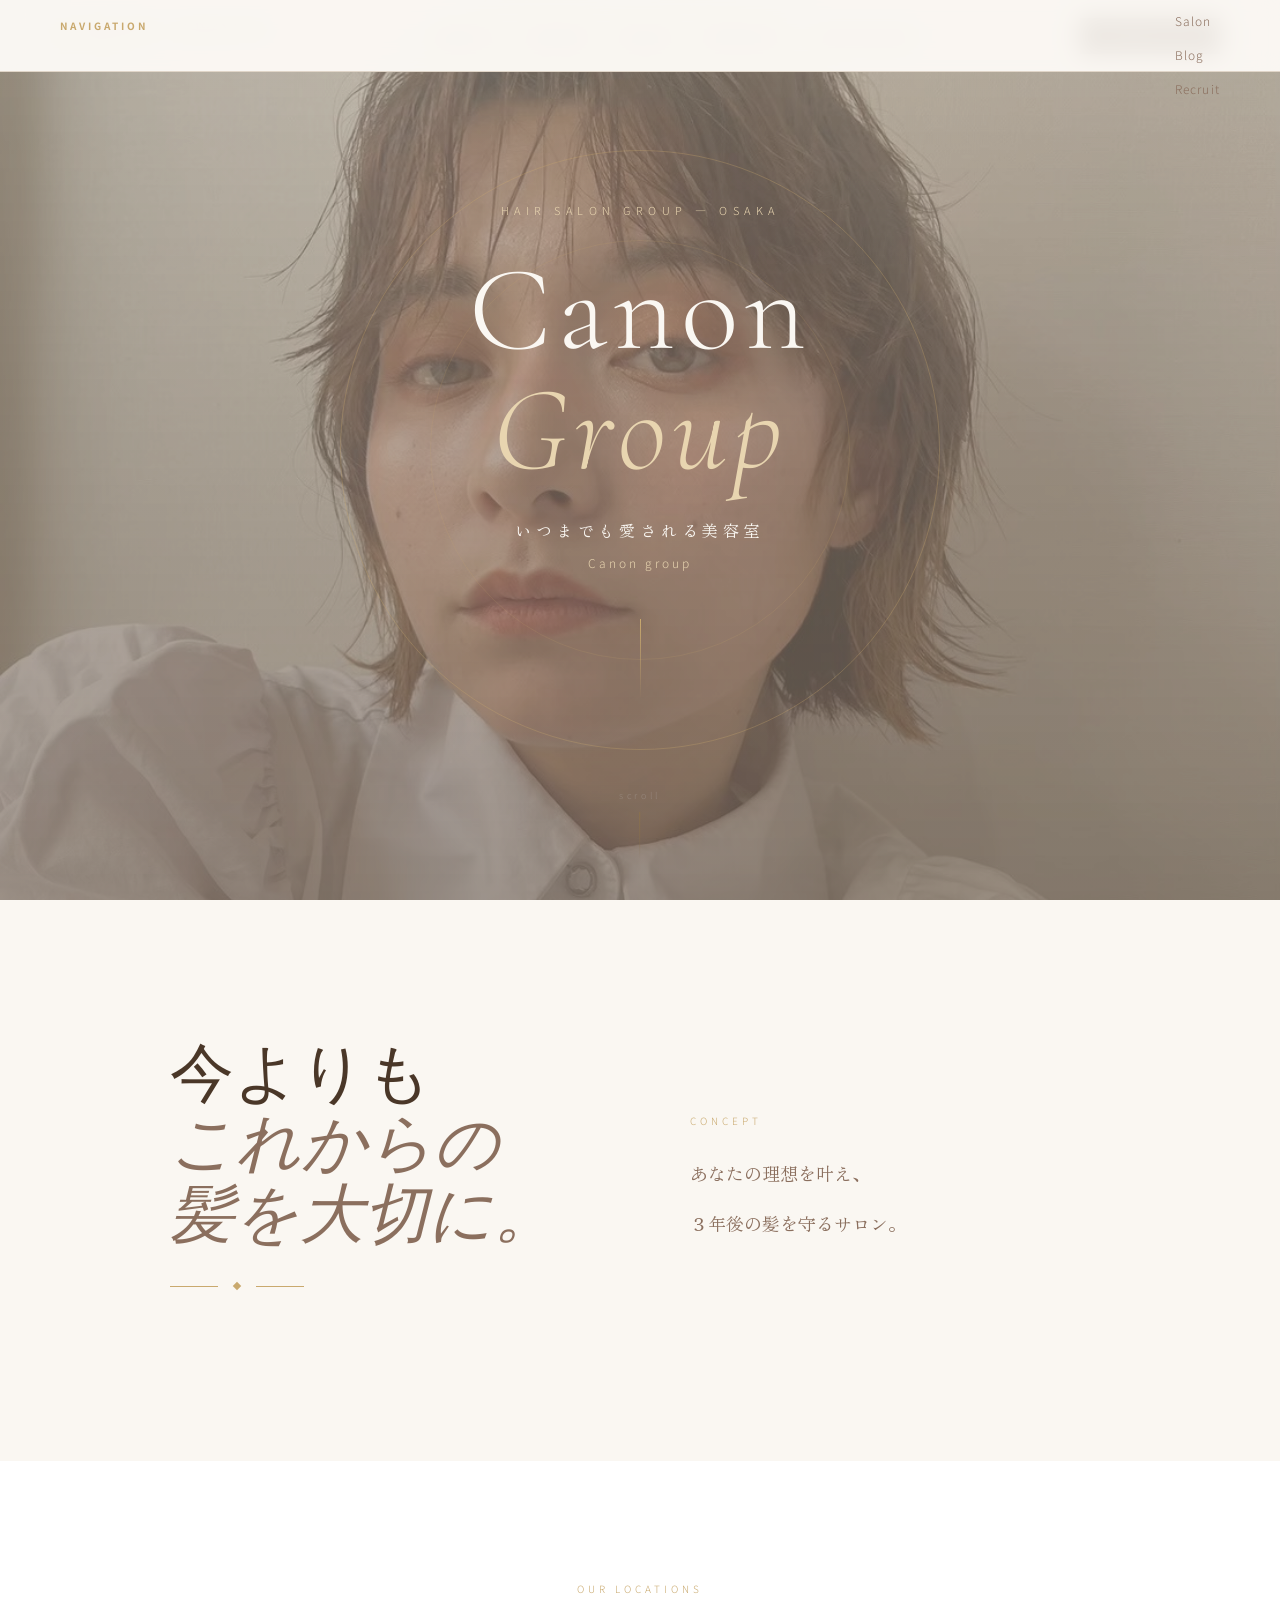
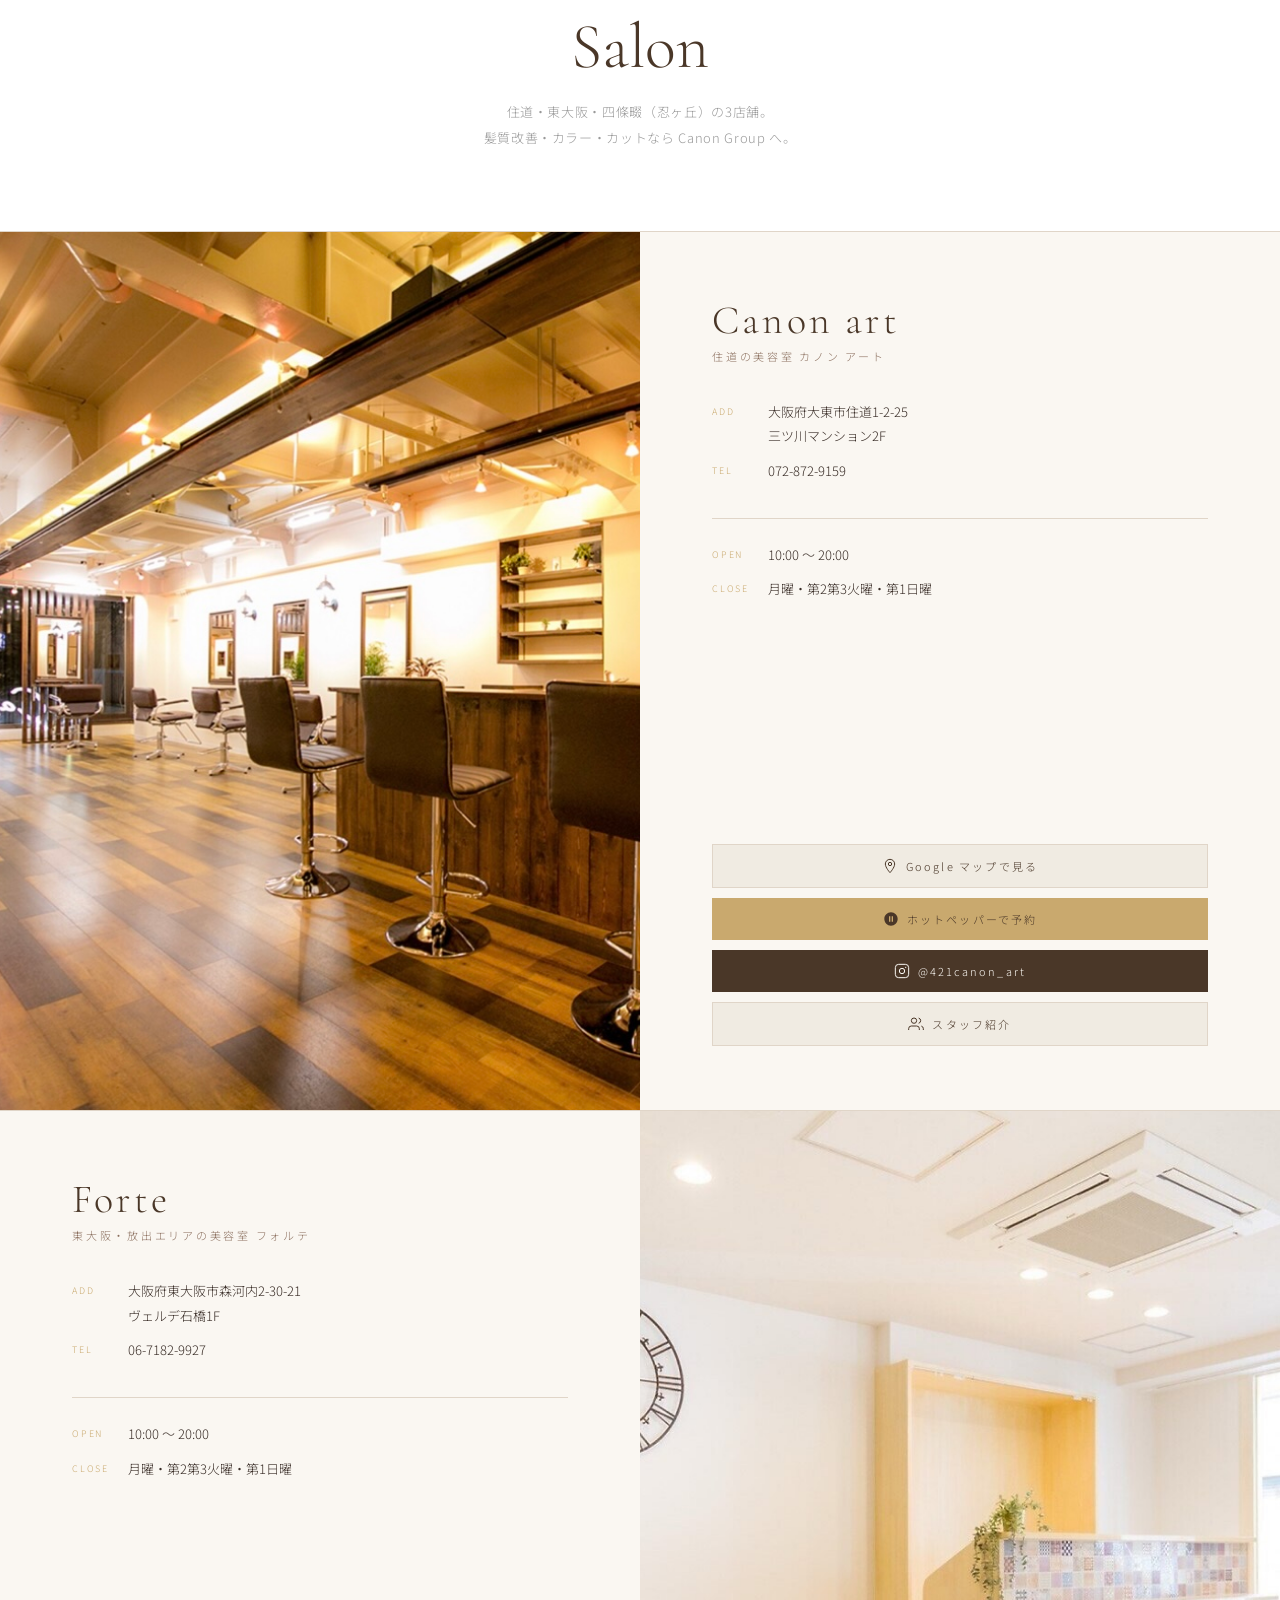
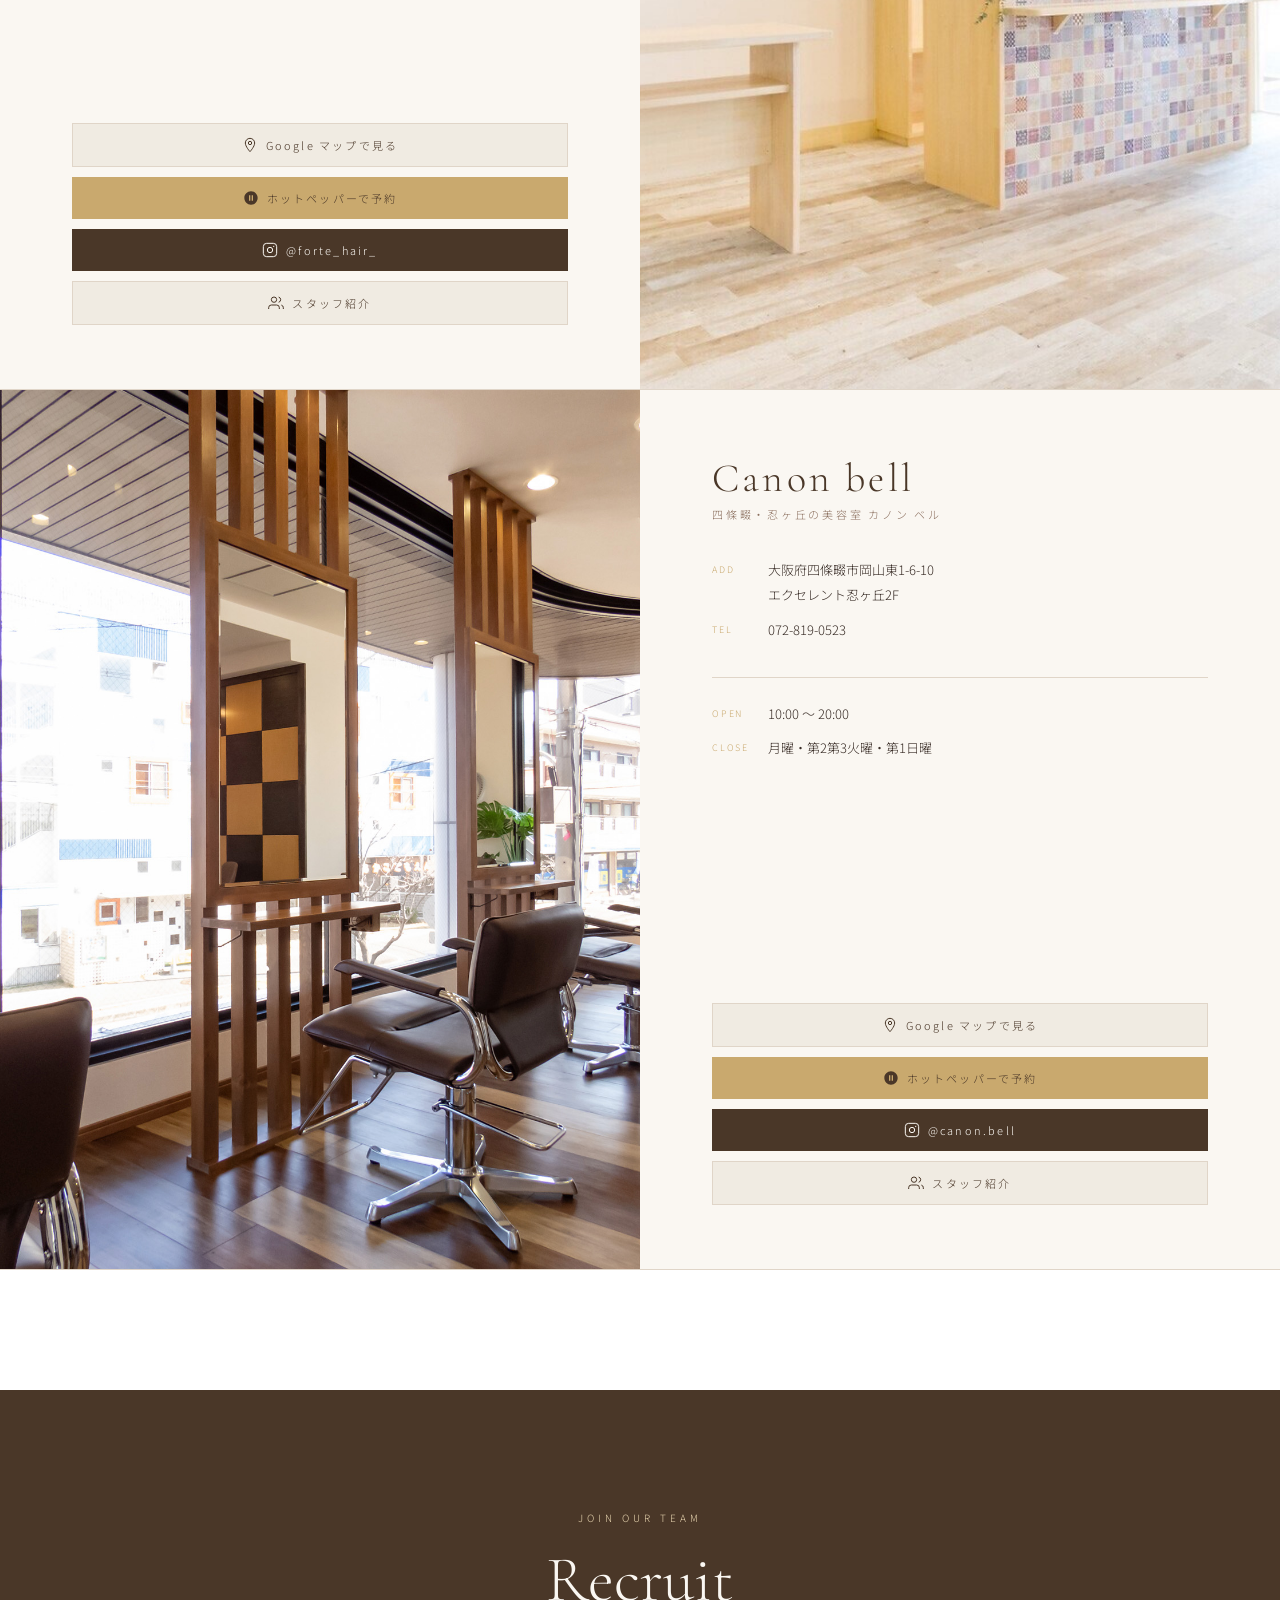
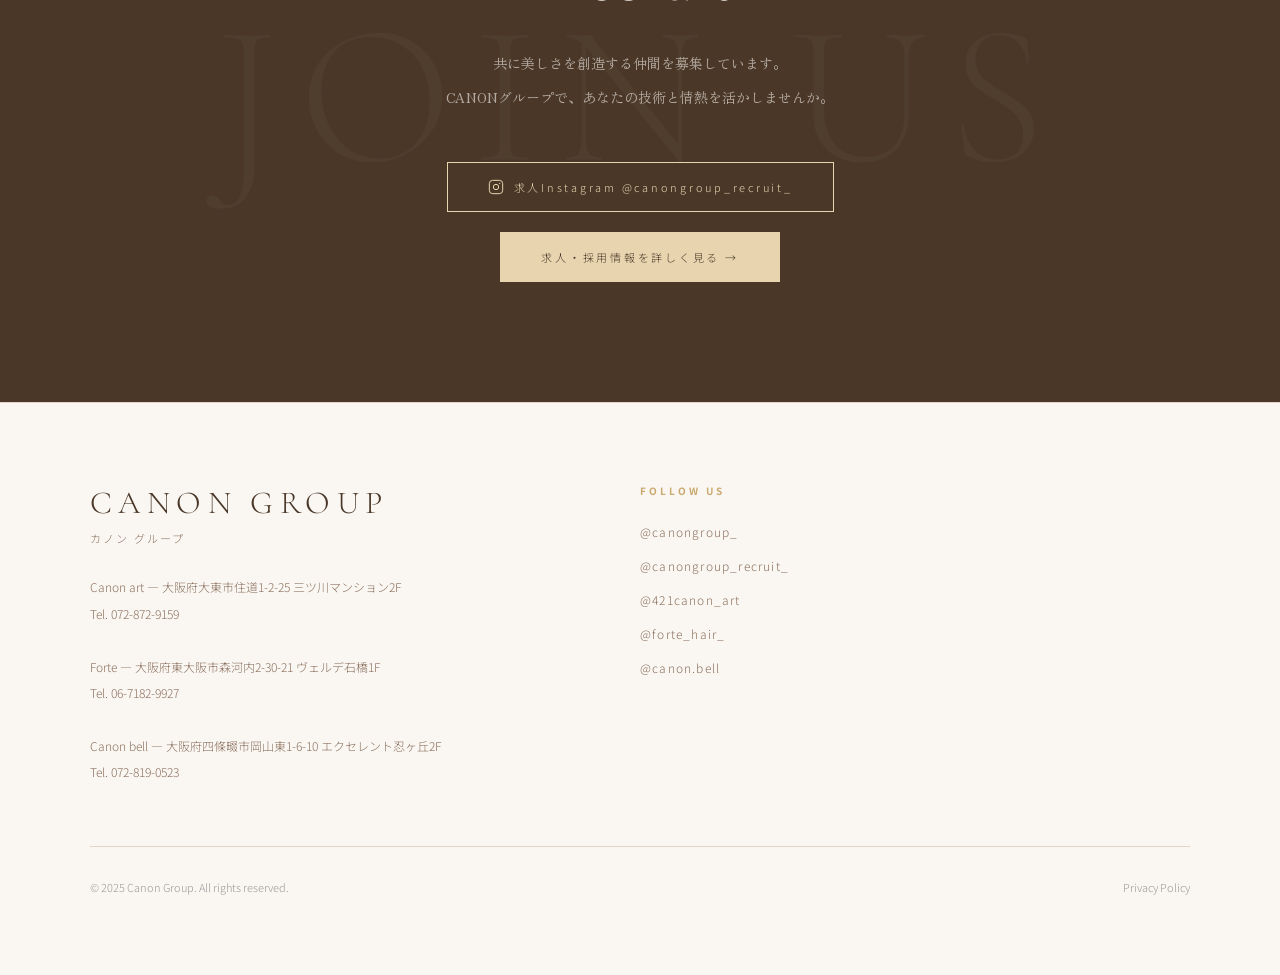
<file: index.html>
<!DOCTYPE html>
<html lang="ja">
<head>
  <meta charset="UTF-8">
  <meta name="viewport" content="width=device-width, initial-scale=1.0">
  <title>Canon Group｜住道・東大阪・四條畷の美容室｜髪質改善・カラー・カット</title>
  <meta name="description" content="大阪の美容室グループ「Canon Group」。住道のCanon art、東大阪のForte、四條畷のCanon bellの3店舗展開。髪質改善・酸性ストレート・デザインカラー・カット。いつまでも愛される美容室。">
  <meta name="keywords" content="住道美容室,四條畷美容室,東大阪美容室,大東市美容室,Canon art,Forte,Canon bell,カノンアート,フォルテ,カノンベル,髪質改善,酸性ストレート,デザインカラー,ヘッドスパ,美容室大阪,Canon Group,カノングループ">
  <meta name="robots" content="index, follow">
  <link rel="canonical" href="https://canongroup.github.io/">

  <!-- 構造化データ -->
  <script type="application/ld+json">
  {
    "@context": "https://schema.org",
    "@graph": [
      {
        "@type": "HairSalon",
        "name": "Canon art",
        "alternateName": "カノンアート",
        "url": "https://canongroup.github.io/",
        "telephone": "072-872-9159",
        "address": {
          "@type": "PostalAddress",
          "streetAddress": "住道1-2-25 三ツ川マンション2F",
          "addressLocality": "大東市",
          "addressRegion": "大阪府",
          "postalCode": "574-0036",
          "addressCountry": "JP"
        },
        "openingHours": "Mo-Su 10:00-20:00",
        "priceRange": "¥¥"
      },
      {
        "@type": "HairSalon",
        "name": "Forte",
        "alternateName": "フォルテ",
        "url": "https://canongroup.github.io/",
        "telephone": "06-7182-9927",
        "address": {
          "@type": "PostalAddress",
          "streetAddress": "森河内2-30-21 ヴェルデ石橋1F",
          "addressLocality": "東大阪市",
          "addressRegion": "大阪府",
          "postalCode": "578-0941",
          "addressCountry": "JP"
        },
        "openingHours": "Mo-Su 10:00-20:00",
        "priceRange": "¥¥"
      },
      {
        "@type": "HairSalon",
        "name": "Canon bell",
        "alternateName": "カノンベル",
        "url": "https://canongroup.github.io/",
        "telephone": "072-819-0523",
        "address": {
          "@type": "PostalAddress",
          "streetAddress": "岡山東1-6-10 エクセレント忍ヶ丘2F",
          "addressLocality": "四條畷市",
          "addressRegion": "大阪府",
          "postalCode": "575-0011",
          "addressCountry": "JP"
        },
        "openingHours": "Mo-Su 10:00-20:00",
        "priceRange": "¥¥"
      }
    ]
  }
  </script>

  <!-- OGP -->
  <meta property="og:title" content="Canon Group｜住道・東大阪・四條畷の美容室">
  <meta property="og:description" content="大阪の美容室グループ「Canon Group」。住道・東大阪・四條畷の3店舗。髪質改善・カラー・カット。">
  <meta property="og:type" content="website">
  <meta property="og:url" content="https://canongroup.github.io/">
  <meta property="og:image" content="https://canongroup.github.io/images/hero.jpeg">
  <meta property="og:locale" content="ja_JP">
  <meta name="twitter:card" content="summary_large_image">
  <link rel="preconnect" href="https://fonts.googleapis.com">
  <link href="https://fonts.googleapis.com/css2?family=Cormorant+Garamond:ital,wght@0,300;0,400;1,300&family=Noto+Sans+JP:wght@300;400;500&family=Zen+Old+Mincho:wght@400;700&display=swap" rel="stylesheet">
  <style>
    *, *::before, *::after { box-sizing: border-box; margin: 0; padding: 0; }
    :root {
      --cream: #faf7f2;
      --white: #ffffff;
      --beige: #f0ebe2;
      --brown: #8b6f5e;
      --dark-brown: #4a3728;
      --gold: #c9a96e;
      --light-gold: #e8d5b0;
      --gray: #999;
      --text: #3a2e28;
      --border: #e0d5c8;
    }
    html { scroll-behavior: smooth; }
    body { background: var(--cream); color: var(--text); font-family: 'Noto Sans JP', sans-serif; font-weight: 300; overflow-x: hidden; }

    /* NAV */
    nav {
      position: fixed; top: 0; left: 0; right: 0; z-index: 100;
      background: rgba(250,247,242,0.92); backdrop-filter: blur(12px);
      border-bottom: 1px solid var(--border);
      display: flex; align-items: center; justify-content: space-between;
      padding: 0 60px; height: 72px;
    }
    .logo-wrap { display: flex; flex-direction: column; line-height: 1; text-decoration: none; }
    .logo-en { font-family: 'Cormorant Garamond', serif; font-size: 20px; letter-spacing: 0.3em; color: var(--dark-brown); }
    .logo-ja { font-size: 9px; letter-spacing: 0.2em; color: var(--brown); margin-top: 3px; }
    .nav-links { display: flex; gap: 40px; list-style: none; align-items: center; }
    .nav-links a { color: var(--text); text-decoration: none; font-size: 14px; letter-spacing: 0.15em; text-transform: uppercase; transition: color 0.3s; position: relative; }
    .nav-links a::after { content: ''; position: absolute; bottom: -4px; left: 0; right: 0; height: 1px; background: var(--gold); transform: scaleX(0); transition: transform 0.3s; }
    .nav-links a:hover { color: var(--brown); }
    .nav-links a:hover::after { transform: scaleX(1); }
    .nav-reserve { background: var(--dark-brown); color: var(--cream) !important; padding: 10px 24px; font-size: 11px; letter-spacing: 0.2em; text-decoration: none; transition: background 0.3s; }
    .nav-reserve:hover { background: var(--brown); }
    .nav-reserve::after { display: none !important; }

    /* HERO */
    .hero { height: 100vh; position: relative; display: flex; align-items: center; justify-content: center; overflow: hidden; background: var(--beige); }
    .hero-bg-img { position: absolute; inset: 0; width: 100%; height: 100%; object-fit: cover; object-position: center 20%; opacity: 0.55; }
    .hero-bg { position: absolute; inset: 0; background: linear-gradient(to bottom, rgba(74,55,40,0.3) 0%, rgba(74,55,40,0.5) 100%); z-index: 1; }
    .hero-circle { position: absolute; border-radius: 50%; border: 1px solid rgba(201,169,110,0.3); z-index: 2; }
    .hero-circle-1 { width: 600px; height: 600px; top: 50%; left: 50%; transform: translate(-50%,-50%); animation: rotate 40s linear infinite; }
    .hero-circle-2 { width: 420px; height: 420px; top: 50%; left: 50%; transform: translate(-50%,-50%); border-color: rgba(201,169,110,0.15); animation: rotate 30s linear infinite reverse; }
    @keyframes rotate { to { transform: translate(-50%,-50%) rotate(360deg); } }
    .hero-content { position: relative; z-index: 3; text-align: center; }
    .hero-label { font-size: 11px; letter-spacing: 0.5em; color: var(--light-gold); text-transform: uppercase; margin-bottom: 32px; animation: fadeIn 1.5s ease forwards; opacity: 0; }
    .hero-title { font-family: 'Cormorant Garamond', serif; font-size: clamp(64px, 10vw, 120px); font-weight: 300; line-height: 1; letter-spacing: 0.05em; color: var(--cream); animation: fadeIn 1.5s 0.3s ease forwards; opacity: 0; }
    .hero-title em { font-style: italic; color: var(--light-gold); }
    .hero-subtitle { font-family: 'Zen Old Mincho', serif; font-size: 16px; color: var(--cream); margin-top: 28px; letter-spacing: 0.3em; animation: fadeIn 1.5s 0.6s ease forwards; opacity: 0; }
    .hero-tagline { font-size: 12px; color: var(--light-gold); margin-top: 12px; letter-spacing: 0.25em; animation: fadeIn 1.5s 0.75s ease forwards; opacity: 0; }
    .hero-line { width: 1px; height: 80px; background: linear-gradient(to bottom, var(--gold), transparent); margin: 48px auto 0; animation: fadeIn 1.5s 0.9s ease forwards; opacity: 0; }
    @keyframes fadeIn { to { opacity: 1; } }
    .scroll-hint { position: absolute; bottom: 40px; left: 50%; transform: translateX(-50%); display: flex; flex-direction: column; align-items: center; gap: 10px; font-size: 9px; letter-spacing: 0.4em; color: rgba(255,255,255,0.5); animation: fadeIn 2s 1.5s ease forwards; opacity: 0; }
    .scroll-bar { width: 1px; height: 48px; background: linear-gradient(to bottom, var(--gold), transparent); animation: scrollAnim 2s 2s ease-in-out infinite; }
    @keyframes scrollAnim { 0% { transform: scaleY(0); transform-origin: top; opacity:1; } 50% { transform: scaleY(1); transform-origin: top; opacity:1; } 100% { transform: scaleY(1); transform-origin: bottom; opacity:0; } }

    /* CONCEPT */
    .concept { padding: 140px 80px; max-width: 1100px; margin: 0 auto; display: grid; grid-template-columns: 1fr 1fr; gap: 100px; align-items: center; }
    .section-en { font-family: 'Cormorant Garamond', serif; font-size: clamp(40px, 5vw, 64px); font-weight: 300; color: var(--dark-brown); line-height: 1.1; }
    .section-label { font-size: 10px; letter-spacing: 0.4em; color: var(--gold); text-transform: uppercase; margin-bottom: 20px; }
    .ornament { display: flex; align-items: center; gap: 16px; margin: 32px 0; }
    .ornament-line { height: 1px; width: 48px; background: var(--gold); }
    .ornament-diamond { width: 6px; height: 6px; background: var(--gold); transform: rotate(45deg); }
    .concept-body { font-size: 18px; line-height: 2.8; color: var(--brown); font-family: 'Zen Old Mincho', serif; }

    /* SALON — y.be風横並び */
    .salons-section { background: var(--white); padding: 120px 0; }
    .section-header { text-align: center; margin-bottom: 80px; padding: 0 80px; }
    .section-header .section-en { display: block; }
    .section-header .section-label { display: block; margin-bottom: 16px; }

    .salon-list { display: flex; flex-direction: column; }

    .salon-row {
      display: grid;
      grid-template-columns: 1fr 1fr;
      border-top: 1px solid var(--border);
      min-height: 500px;
    }
    .salon-row:last-child { border-bottom: 1px solid var(--border); }
    .salon-row.reverse .salon-photo { order: 2; }
    .salon-row.reverse .salon-info  { order: 1; }

    .salon-photo { position: relative; overflow: hidden; background: var(--beige); }
    .salon-photo img { width: 100%; height: 100%; object-fit: cover; display: block; transition: transform 0.7s ease; }
    .salon-row:hover .salon-photo img { transform: scale(1.04); }

    .salon-info { padding: 64px 72px; display: flex; flex-direction: column; justify-content: center; background: var(--cream); }

    .salon-name-en { font-family: 'Cormorant Garamond', serif; font-size: 40px; font-weight: 300; color: var(--dark-brown); letter-spacing: 0.08em; margin-bottom: 4px; }
    .salon-name-ja { font-size: 11px; color: var(--brown); letter-spacing: 0.25em; margin-bottom: 36px; }

    .salon-info-row { display: flex; gap: 16px; font-size: 13px; line-height: 1.9; color: var(--text); margin-bottom: 10px; align-items: flex-start; }
    .salon-info-label { font-size: 9px; letter-spacing: 0.2em; color: var(--gold); text-transform: uppercase; min-width: 40px; padding-top: 3px; flex-shrink: 0; }
    .salon-divider { height: 1px; background: var(--border); margin: 24px 0; }
    .salon-map { width: 100%; height: 180px; border: none; display: block; filter: grayscale(15%); }
    .salon-map-wrap { display: block; margin-top: 24px; position: relative; text-decoration: none; overflow: hidden; }
    .salon-map-wrap::after { content: 'Google マップで開く →'; position: absolute; inset: 0; display: flex; align-items: center; justify-content: center; background: rgba(74,55,40,0); color: transparent; font-size: 12px; letter-spacing: 0.15em; transition: background 0.3s, color 0.3s; }
    .salon-map-wrap:hover::after { background: rgba(74,55,40,0.55); color: var(--cream); }
    .salon-map-wrap iframe { pointer-events: none; }

    /* ボタン */
    .salon-btns { display: flex; flex-direction: column; gap: 10px; margin-top: 28px; }
    .btn { display: flex; align-items: center; justify-content: center; gap: 8px; text-decoration: none; padding: 13px; font-size: 11px; letter-spacing: 0.2em; transition: opacity 0.3s, background 0.3s; }
    .btn-map { background: var(--beige); color: var(--dark-brown); border: 1px solid var(--border); }
    .btn-map:hover { background: var(--border); }
    .btn-hotpepper { background: var(--gold); color: var(--dark-brown); }
    .btn-hotpepper:hover { opacity: 0.8; }
    .btn-instagram { background: var(--dark-brown); color: var(--cream); }
    .btn-instagram:hover { background: var(--brown); }
    .btn-icon { width: 16px; height: 16px; flex-shrink: 0; }

    /* RECRUIT */
    .recruit-section { background: var(--dark-brown); padding: 120px 80px; text-align: center; position: relative; overflow: hidden; }
    .recruit-section::before { content: 'JOIN US'; position: absolute; top: 50%; left: 50%; transform: translate(-50%,-50%); font-family: 'Cormorant Garamond', serif; font-size: 200px; color: rgba(255,255,255,0.03); white-space: nowrap; letter-spacing: 0.1em; pointer-events: none; }
    .recruit-section .section-label { color: var(--light-gold); }
    .recruit-section .section-en { color: var(--cream); }
    .recruit-desc { font-size: 14px; color: rgba(250,247,242,0.6); line-height: 2.4; margin: 32px 0 48px; font-family: 'Zen Old Mincho', serif; }
    .recruit-sns { display: flex; justify-content: center; gap: 20px; flex-wrap: wrap; }
    .recruit-btn { display: inline-flex; align-items: center; gap: 10px; border: 1px solid var(--light-gold); color: var(--light-gold); text-decoration: none; padding: 16px 40px; font-size: 11px; letter-spacing: 0.25em; transition: background 0.3s, color 0.3s; }
    .recruit-btn:hover { background: var(--light-gold); color: var(--dark-brown); }

    /* FOOTER */
    footer { background: var(--cream); border-top: 1px solid var(--border); padding: 80px; }
    .footer-inner { max-width: 1100px; margin: 0 auto; display: grid; grid-template-columns: 2fr 1fr 1fr; gap: 80px; }
    .footer-logo-en { font-family: 'Cormorant Garamond', serif; font-size: 32px; letter-spacing: 0.2em; color: var(--dark-brown); margin-bottom: 8px; }
    .footer-logo-ja { font-size: 11px; color: var(--brown); letter-spacing: 0.2em; margin-bottom: 28px; }
    .footer-address { font-size: 12px; color: var(--brown); line-height: 2.2; }
    .footer-nav h4 { font-size: 10px; letter-spacing: 0.3em; color: var(--gold); text-transform: uppercase; margin-bottom: 20px; }
    .footer-nav ul { list-style: none; display: flex; flex-direction: column; gap: 10px; }
    .footer-nav a { color: var(--brown); text-decoration: none; font-size: 12px; letter-spacing: 0.1em; transition: color 0.3s; }
    .footer-nav a:hover { color: var(--dark-brown); }
    .footer-bottom { max-width: 1100px; margin: 60px auto 0; padding-top: 32px; border-top: 1px solid var(--border); display: flex; justify-content: space-between; font-size: 11px; color: var(--gray); }
    .footer-bottom a { color: var(--gray); text-decoration: none; }

    /* REVEAL */
    .reveal { opacity: 0; transform: translateY(32px); transition: opacity 0.9s ease, transform 0.9s ease; }
    .reveal.visible { opacity: 1; transform: none; }
    .reveal-delay-1 { transition-delay: 0.1s; }
    .reveal-delay-2 { transition-delay: 0.2s; }

    /* RESPONSIVE */
    @media (max-width: 960px) {
      nav { padding: 0 24px; }
      .nav-links, .nav-reserve { display: none; }
      .concept { grid-template-columns: 1fr; padding: 80px 28px; gap: 48px; }
      .salons-section { padding: 80px 0; }
      .section-header { padding: 0 28px; }
      .salon-row { grid-template-columns: 1fr; min-height: auto; }
      .salon-row.reverse .salon-photo { order: 0; }
      .salon-row.reverse .salon-info  { order: 0; }
      .salon-photo { height: 260px; }
      .salon-info { padding: 40px 28px; }
      .recruit-section { padding: 80px 28px; }
      .recruit-sns { flex-direction: column; align-items: center; }
      footer { padding: 60px 28px; }
      .footer-inner { grid-template-columns: 1fr; gap: 40px; }
      .footer-bottom { flex-direction: column; gap: 8px; }
    }
  </style>
</head>
<body>

  <!-- NAV -->
  <nav>
    <a href="#" class="logo-wrap">
      <span class="logo-en">CANON GROUP</span>
      <span class="logo-ja">カノン グループ</span>
    </a>
    <ul class="nav-links">
      <li><a href="#concept">About</a></li>
      <li><a href="#salons">Salon</a></li>
      <li><a href="blog/index.html">Blog</a></li>
      <li><a href="#recruit">Recruit</a></li>
      <li><a href="https://www.instagram.com/canongroup_/" target="_blank">Instagram</a></li>
    </ul>
    <a href="#salons" class="nav-reserve">ご予約はこちら</a>
  </nav>

  <!-- HERO -->
  <section class="hero">
    <img class="hero-bg-img" src="images/hero.jpeg" alt="">
    <div class="hero-bg"></div>
    <div class="hero-circle hero-circle-1" style="z-index:2;"></div>
    <div class="hero-circle hero-circle-2" style="z-index:2;"></div>
    <div class="hero-content">
      <p class="hero-label">Hair Salon Group — Osaka</p>
      <h1 class="hero-title">Canon<br><em>Group</em></h1>
      <p class="hero-subtitle">いつまでも愛される美容室</p>
      <p class="hero-tagline">Canon group</p>
      <div class="hero-line"></div>
    </div>
    <div class="scroll-hint">
      <span>scroll</span>
      <div class="scroll-bar"></div>
    </div>
  </section>

  <!-- CONCEPT -->
  <section class="concept" id="concept">
    <div class="reveal">
      <h2 class="section-en">今よりも<br><em style="font-style:italic; color:var(--brown);">これからの<br>髪を大切に。</em></h2>
      <div class="ornament">
        <div class="ornament-line"></div>
        <div class="ornament-diamond"></div>
        <div class="ornament-line"></div>
      </div>
    </div>
    <div class="reveal reveal-delay-1">
      <p class="section-label">Concept</p>
      <p class="concept-body">
        あなたの理想を叶え、<br>
        ３年後の髪を守るサロン。
      </p>
    </div>
  </section>

  <!-- SALONS -->
  <section class="salons-section" id="salons">
    <div class="section-header reveal">
      <span class="section-label">Our Locations</span>
      <h2 class="section-en">Salon</h2>
      <p style="font-size:13px; color:var(--gray); margin-top:16px; letter-spacing:0.05em; line-height:2;">
        住道・東大阪・四條畷（忍ヶ丘）の3店舗。<br>
        髪質改善・カラー・カットなら Canon Group へ。
      </p>
    </div>

    <div class="salon-list">

      <!-- Canon art（写真左・情報右） -->
      <div class="salon-row reveal">
        <div class="salon-photo">
          <img src="images/canonart.jpeg" alt="Canon art サロン内観">
        </div>
        <div class="salon-info">
          <h2 class="salon-name-en">Canon art</h2>
          <p class="salon-name-ja">住道の美容室 カノン アート</p>
          <div class="salon-info-row"><span class="salon-info-label">Add</span><span>大阪府大東市住道1-2-25<br>三ツ川マンション2F</span></div>
          <div class="salon-info-row"><span class="salon-info-label">Tel</span><span><a href="tel:0728729159" style="color:inherit;text-decoration:none;">072-872-9159</a></span></div>
          <div class="salon-divider"></div>
          <div class="salon-info-row"><span class="salon-info-label">Open</span><span>10:00 〜 20:00</span></div>
          <div class="salon-info-row"><span class="salon-info-label">Close</span><span>月曜・第2第3火曜・第1日曜</span></div>
          <a href="https://maps.app.goo.gl/McDPiy8ttxEYqf1n9" target="_blank" rel="noopener noreferrer" class="salon-map-wrap">
            <iframe class="salon-map" src="https://maps.google.com/maps?q=34.7067381,135.6234288&z=17&output=embed" allowfullscreen loading="lazy"></iframe>
          </a>
          <div class="salon-btns">
            <a href="https://maps.app.goo.gl/McDPiy8ttxEYqf1n9" target="_blank" rel="noopener noreferrer" class="btn btn-map">
              <svg class="btn-icon" viewBox="0 0 24 24" fill="none" stroke="currentColor" stroke-width="1.5"><path d="M12 2C8.13 2 5 5.13 5 9c0 5.25 7 13 7 13s7-7.75 7-13c0-3.87-3.13-7-7-7z"/><circle cx="12" cy="9" r="2.5"/></svg>
              Google マップで見る
            </a>
            <a href="http://b.hpr.jp/hp/H000354998" target="_blank" rel="noopener noreferrer" class="btn btn-hotpepper">
              <svg class="btn-icon" viewBox="0 0 24 24" fill="currentColor"><path d="M12 2C6.48 2 2 6.48 2 12s4.48 10 10 10 10-4.48 10-10S17.52 2 12 2zm-1 14H9V8h2v8zm4 0h-2V8h2v8z"/></svg>
              ホットペッパーで予約
            </a>
            <a href="https://www.instagram.com/421canon_art/" target="_blank" rel="noopener noreferrer" class="btn btn-instagram">
              <svg class="btn-icon" viewBox="0 0 24 24" fill="none" stroke="currentColor" stroke-width="1.5"><rect x="2" y="2" width="20" height="20" rx="5"/><circle cx="12" cy="12" r="4"/><circle cx="17.5" cy="6.5" r="1" fill="currentColor" stroke="none"/></svg>
              @421canon_art
            </a>
            <a href="staff.html#canonart" class="btn btn-map" style="justify-content:center;">
              <svg class="btn-icon" viewBox="0 0 24 24" fill="none" stroke="currentColor" stroke-width="1.5"><path d="M17 21v-2a4 4 0 00-4-4H5a4 4 0 00-4 4v2"/><circle cx="9" cy="7" r="4"/><path d="M23 21v-2a4 4 0 00-3-3.87"/><path d="M16 3.13a4 4 0 010 7.75"/></svg>
              スタッフ紹介
            </a>
          </div>
        </div>
      </div>

      <!-- Forte（情報左・写真右） -->
      <div class="salon-row reverse reveal">
        <div class="salon-photo">
          <img src="images/forte.jpeg" alt="Forte サロン内観">
        </div>
        <div class="salon-info">
          <h2 class="salon-name-en">Forte</h2>
          <p class="salon-name-ja">東大阪・放出エリアの美容室 フォルテ</p>
          <div class="salon-info-row"><span class="salon-info-label">Add</span><span>大阪府東大阪市森河内2-30-21<br>ヴェルデ石橋1F</span></div>
          <div class="salon-info-row"><span class="salon-info-label">Tel</span><span><a href="tel:0671829927" style="color:inherit;text-decoration:none;">06-7182-9927</a></span></div>
          <div class="salon-divider"></div>
          <div class="salon-info-row"><span class="salon-info-label">Open</span><span>10:00 〜 20:00</span></div>
          <div class="salon-info-row"><span class="salon-info-label">Close</span><span>月曜・第2第3火曜・第1日曜</span></div>
          <a href="https://maps.app.goo.gl/3ypbi4phX18RqiTc8" target="_blank" rel="noopener noreferrer" class="salon-map-wrap">
            <iframe class="salon-map" src="https://maps.google.com/maps?q=34.6867589,135.5655206&z=17&output=embed" allowfullscreen loading="lazy"></iframe>
          </a>
          <div class="salon-btns">
            <a href="https://maps.app.goo.gl/3ypbi4phX18RqiTc8" target="_blank" rel="noopener noreferrer" class="btn btn-map">
              <svg class="btn-icon" viewBox="0 0 24 24" fill="none" stroke="currentColor" stroke-width="1.5"><path d="M12 2C8.13 2 5 5.13 5 9c0 5.25 7 13 7 13s7-7.75 7-13c0-3.87-3.13-7-7-7z"/><circle cx="12" cy="9" r="2.5"/></svg>
              Google マップで見る
            </a>
            <a href="http://b.hpr.jp/hp/H000563519" target="_blank" rel="noopener noreferrer" class="btn btn-hotpepper">
              <svg class="btn-icon" viewBox="0 0 24 24" fill="currentColor"><path d="M12 2C6.48 2 2 6.48 2 12s4.48 10 10 10 10-4.48 10-10S17.52 2 12 2zm-1 14H9V8h2v8zm4 0h-2V8h2v8z"/></svg>
              ホットペッパーで予約
            </a>
            <a href="https://www.instagram.com/forte_hair_/" target="_blank" rel="noopener noreferrer" class="btn btn-instagram">
              <svg class="btn-icon" viewBox="0 0 24 24" fill="none" stroke="currentColor" stroke-width="1.5"><rect x="2" y="2" width="20" height="20" rx="5"/><circle cx="12" cy="12" r="4"/><circle cx="17.5" cy="6.5" r="1" fill="currentColor" stroke="none"/></svg>
              @forte_hair_
            </a>
            <a href="staff.html#forte" class="btn btn-map" style="justify-content:center;">
              <svg class="btn-icon" viewBox="0 0 24 24" fill="none" stroke="currentColor" stroke-width="1.5"><path d="M17 21v-2a4 4 0 00-4-4H5a4 4 0 00-4 4v2"/><circle cx="9" cy="7" r="4"/><path d="M23 21v-2a4 4 0 00-3-3.87"/><path d="M16 3.13a4 4 0 010 7.75"/></svg>
              スタッフ紹介
            </a>
          </div>
        </div>
      </div>

      <!-- Canon bell（写真左・情報右） -->
      <div class="salon-row reveal">
        <div class="salon-photo">
          <img src="images/canonbell.jpeg" alt="Canon bell サロン内観">
        </div>
        <div class="salon-info">
          <h2 class="salon-name-en">Canon bell</h2>
          <p class="salon-name-ja">四條畷・忍ヶ丘の美容室 カノン ベル</p>
          <div class="salon-info-row"><span class="salon-info-label">Add</span><span>大阪府四條畷市岡山東1-6-10<br>エクセレント忍ヶ丘2F</span></div>
          <div class="salon-info-row"><span class="salon-info-label">Tel</span><span><a href="tel:0728190523" style="color:inherit;text-decoration:none;">072-819-0523</a></span></div>
          <div class="salon-divider"></div>
          <div class="salon-info-row"><span class="salon-info-label">Open</span><span>10:00 〜 20:00</span></div>
          <div class="salon-info-row"><span class="salon-info-label">Close</span><span>月曜・第2第3火曜・第1日曜</span></div>
          <a href="https://maps.app.goo.gl/Lx1SNZvfaP8UfUk67" target="_blank" rel="noopener noreferrer" class="salon-map-wrap">
            <iframe class="salon-map" src="https://maps.google.com/maps?q=34.7451446,135.6466582&z=17&output=embed" allowfullscreen loading="lazy"></iframe>
          </a>
          <div class="salon-btns">
            <a href="https://maps.app.goo.gl/Lx1SNZvfaP8UfUk67" target="_blank" rel="noopener noreferrer" class="btn btn-map">
              <svg class="btn-icon" viewBox="0 0 24 24" fill="none" stroke="currentColor" stroke-width="1.5"><path d="M12 2C8.13 2 5 5.13 5 9c0 5.25 7 13 7 13s7-7.75 7-13c0-3.87-3.13-7-7-7z"/><circle cx="12" cy="9" r="2.5"/></svg>
              Google マップで見る
            </a>
            <a href="http://b.hpr.jp/hp/H000795920" target="_blank" rel="noopener noreferrer" class="btn btn-hotpepper">
              <svg class="btn-icon" viewBox="0 0 24 24" fill="currentColor"><path d="M12 2C6.48 2 2 6.48 2 12s4.48 10 10 10 10-4.48 10-10S17.52 2 12 2zm-1 14H9V8h2v8zm4 0h-2V8h2v8z"/></svg>
              ホットペッパーで予約
            </a>
            <a href="https://www.instagram.com/canon.bell/" target="_blank" rel="noopener noreferrer" class="btn btn-instagram">
              <svg class="btn-icon" viewBox="0 0 24 24" fill="none" stroke="currentColor" stroke-width="1.5"><rect x="2" y="2" width="20" height="20" rx="5"/><circle cx="12" cy="12" r="4"/><circle cx="17.5" cy="6.5" r="1" fill="currentColor" stroke="none"/></svg>
              @canon.bell
            </a>
            <a href="staff.html#canonbell" class="btn btn-map" style="justify-content:center;">
              <svg class="btn-icon" viewBox="0 0 24 24" fill="none" stroke="currentColor" stroke-width="1.5"><path d="M17 21v-2a4 4 0 00-4-4H5a4 4 0 00-4 4v2"/><circle cx="9" cy="7" r="4"/><path d="M23 21v-2a4 4 0 00-3-3.87"/><path d="M16 3.13a4 4 0 010 7.75"/></svg>
              スタッフ紹介
            </a>
          </div>
        </div>
      </div>

    </div>
  </section>

  <!-- RECRUIT -->
  <section class="recruit-section reveal" id="recruit">
    <p class="section-label">Join Our Team</p>
    <h2 class="section-en">Recruit</h2>
    <p class="recruit-desc">
      共に美しさを創造する仲間を募集しています。<br>
      CANONグループで、あなたの技術と情熱を活かしませんか。
    </p>
    <div class="recruit-sns">
      <a href="https://www.instagram.com/canongroup_recruit_/" target="_blank" rel="noopener noreferrer" class="recruit-btn">
        <svg width="16" height="16" viewBox="0 0 24 24" fill="none" stroke="currentColor" stroke-width="1.5"><rect x="2" y="2" width="20" height="20" rx="5"/><circle cx="12" cy="12" r="4"/><circle cx="17.5" cy="6.5" r="1" fill="currentColor" stroke="none"/></svg>
        求人Instagram @canongroup_recruit_
      </a>
    </div>
    <a href="recruit.html" class="recruit-btn" style="margin-top:20px; background:var(--light-gold); color:var(--dark-brown); border-color:var(--light-gold);">
      求人・採用情報を詳しく見る →
    </a>
  </section>

  <!-- FOOTER -->
  <footer>
    <div class="footer-inner">
      <div>
        <div class="footer-logo-en">CANON GROUP</div>
        <div class="footer-logo-ja">カノン グループ</div>
        <div class="footer-address">
          Canon art — 大阪府大東市住道1-2-25 三ツ川マンション2F<br>
          Tel. <a href="tel:0728729159" style="color:inherit;text-decoration:none;">072-872-9159</a><br><br>
          Forte — 大阪府東大阪市森河内2-30-21 ヴェルデ石橋1F<br>
          Tel. <a href="tel:0671829927" style="color:inherit;text-decoration:none;">06-7182-9927</a><br><br>
          Canon bell — 大阪府四條畷市岡山東1-6-10 エクセレント忍ヶ丘2F<br>
          Tel. <a href="tel:0728190523" style="color:inherit;text-decoration:none;">072-819-0523</a>
        </div>
      </div>
      <nav class="footer-nav">
        <h4>Navigation</h4>
        <ul>
          <li><a href="#concept">About</a></li>
          <li><a href="#salons">Salon</a></li>
          <li><a href="blog/index.html">Blog</a></li>
          <li><a href="recruit.html">Recruit</a></li>
        </ul>
      </nav>
      <div class="footer-nav">
        <h4>Follow Us</h4>
        <ul>
          <li><a href="https://www.instagram.com/canongroup_/" target="_blank">@canongroup_</a></li>
          <li><a href="https://www.instagram.com/canongroup_recruit_/" target="_blank">@canongroup_recruit_</a></li>
          <li><a href="https://www.instagram.com/421canon_art/" target="_blank">@421canon_art</a></li>
          <li><a href="https://www.instagram.com/forte_hair_/" target="_blank">@forte_hair_</a></li>
          <li><a href="https://www.instagram.com/canon.bell/" target="_blank">@canon.bell</a></li>
        </ul>
      </div>
    </div>
    <div class="footer-bottom">
      <span>© 2025 Canon Group. All rights reserved.</span>
      <a href="#">Privacy Policy</a>
    </div>
  </footer>

  <script>
    // スムーズスクロール
    document.querySelectorAll('a[href^="#"]').forEach(a => {
      a.addEventListener('click', e => {
        const target = document.querySelector(a.getAttribute('href'));
        if (!target) return;
        e.preventDefault();
        const top = target.getBoundingClientRect().top + window.scrollY - 72;
        window.scrollTo({ top, behavior: 'smooth' });
      });
    });
    // スクロールリビール
    const observer = new IntersectionObserver((entries) => {
      entries.forEach(e => { if (e.isIntersecting) e.target.classList.add('visible'); });
    }, { threshold: 0.05 });
    document.querySelectorAll('.reveal').forEach(el => observer.observe(el));
  </script>
</body>
</html>
</file>
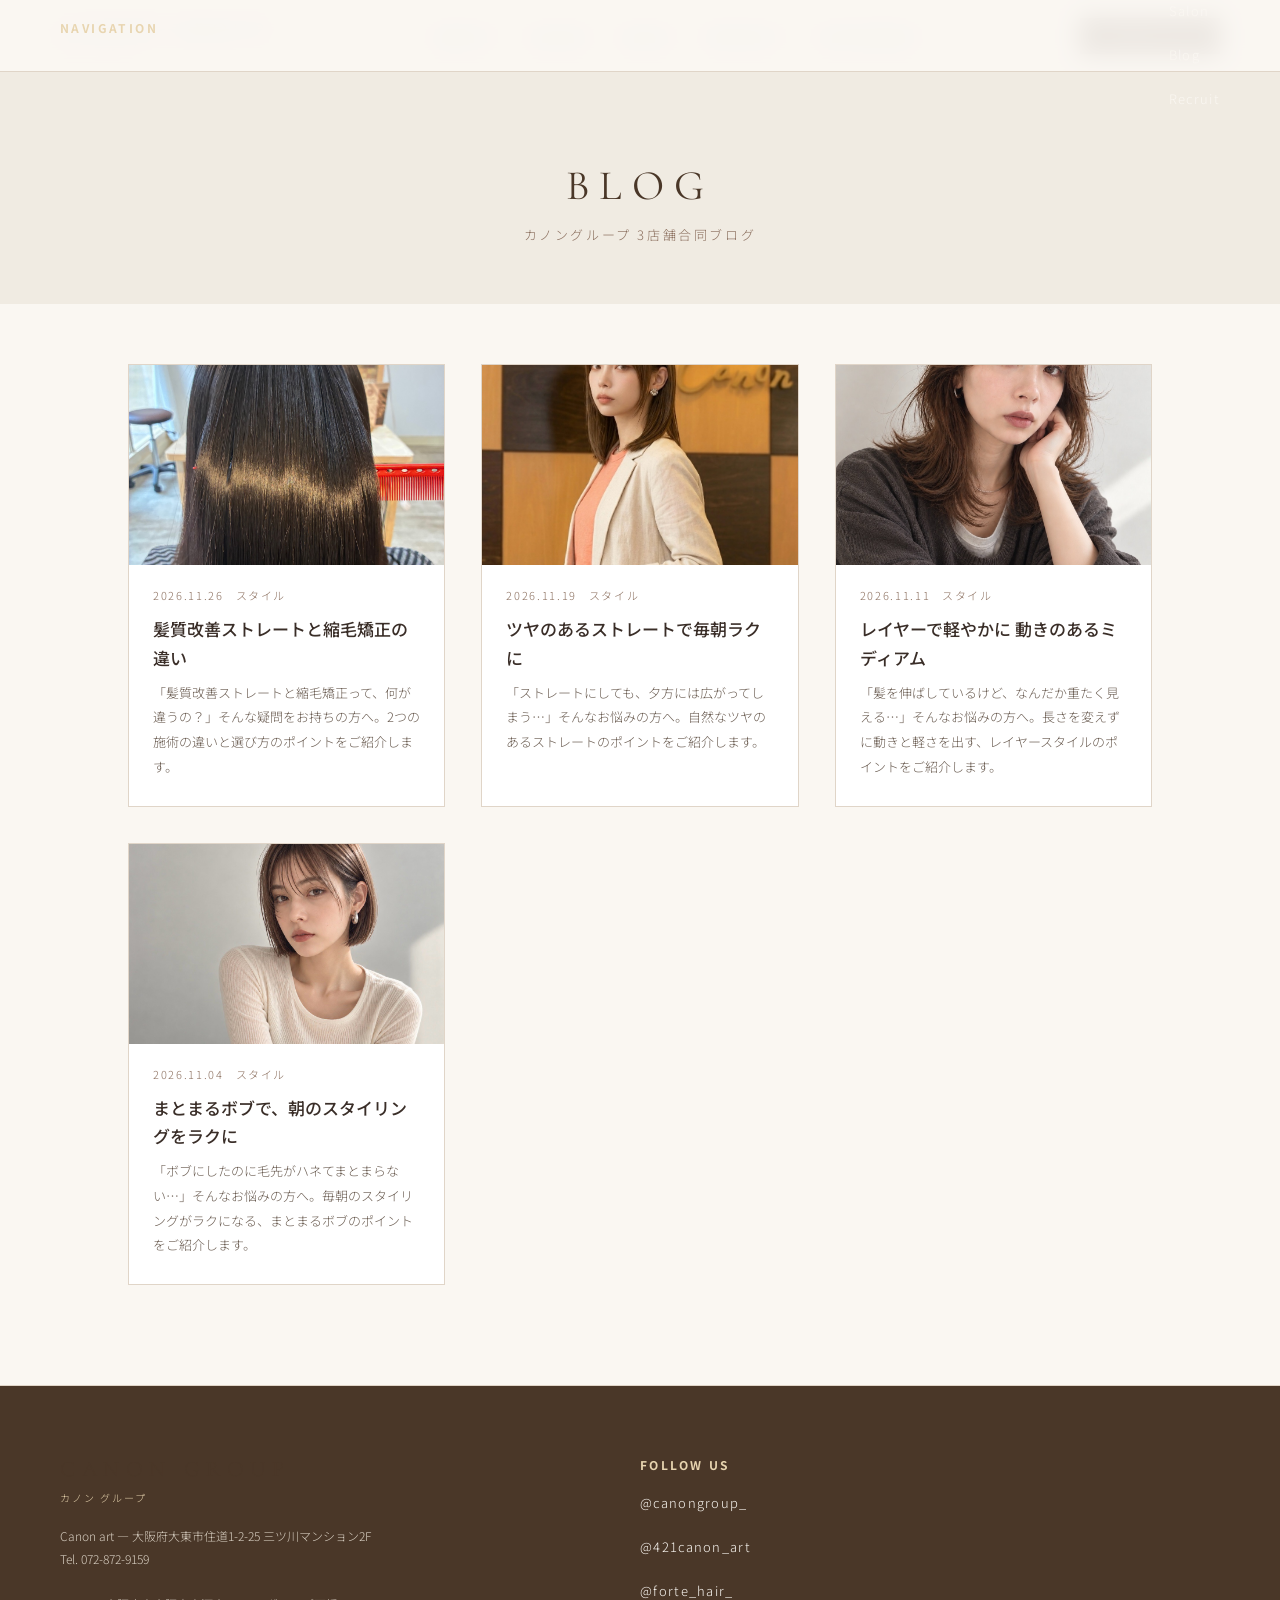
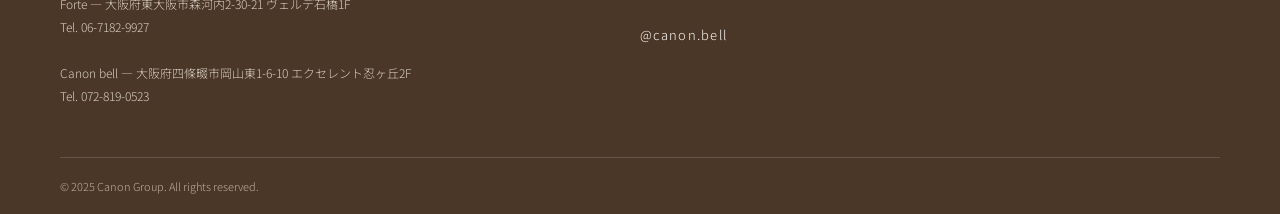
<file: blog/index.html>
<!DOCTYPE html>
<html lang="ja">
<head>
  <meta charset="UTF-8">
  <meta name="viewport" content="width=device-width, initial-scale=1.0">
  <title>Blog｜Canon Group｜住道・東大阪・四條畷の美容室</title>
  <meta name="description" content="Canon Group（Canon art・Forte・Canon bell）3店舗合同ブログ。髪質改善・カラー・ヘアケアのお役立ち情報と店舗からのお知らせ。">
  <link rel="preconnect" href="https://fonts.googleapis.com">
  <link href="https://fonts.googleapis.com/css2?family=Cormorant+Garamond:ital,wght@0,300;0,400;1,300&family=Noto+Sans+JP:wght@300;400;500&family=Zen+Old+Mincho:wght@400;700&display=swap" rel="stylesheet">
  <style>
    *, *::before, *::after { box-sizing: border-box; margin: 0; padding: 0; }
    :root {
      --cream: #faf7f2;
      --white: #ffffff;
      --beige: #f0ebe2;
      --brown: #8b6f5e;
      --dark-brown: #4a3728;
      --gold: #c9a96e;
      --light-gold: #e8d5b0;
      --gray: #999;
      --text: #3a2e28;
      --border: #e0d5c8;
    }
    html { scroll-behavior: smooth; }
    body { background: var(--cream); color: var(--text); font-family: 'Noto Sans JP', sans-serif; font-weight: 300; overflow-x: hidden; }

    /* NAV */
    nav {
      position: fixed; top: 0; left: 0; right: 0; z-index: 100;
      background: rgba(250,247,242,0.92); backdrop-filter: blur(12px);
      border-bottom: 1px solid var(--border);
      display: flex; align-items: center; justify-content: space-between;
      padding: 0 60px; height: 72px;
    }
    .logo-wrap { display: flex; flex-direction: column; line-height: 1; text-decoration: none; }
    .logo-en { font-family: 'Cormorant Garamond', serif; font-size: 20px; letter-spacing: 0.3em; color: var(--dark-brown); }
    .logo-ja { font-size: 9px; letter-spacing: 0.2em; color: var(--brown); margin-top: 3px; }
    .nav-links { display: flex; gap: 40px; list-style: none; align-items: center; }
    .nav-links a { color: var(--text); text-decoration: none; font-size: 14px; letter-spacing: 0.15em; text-transform: uppercase; transition: color 0.3s; position: relative; }
    .nav-links a::after { content: ''; position: absolute; bottom: -4px; left: 0; right: 0; height: 1px; background: var(--gold); transform: scaleX(0); transition: transform 0.3s; }
    .nav-links a:hover { color: var(--brown); }
    .nav-links a:hover::after { transform: scaleX(1); }
    .nav-reserve { background: var(--dark-brown); color: var(--cream) !important; padding: 10px 24px; font-size: 11px; letter-spacing: 0.2em; text-decoration: none; transition: background 0.3s; }
    .nav-reserve:hover { background: var(--brown); }
    .nav-reserve::after { display: none !important; }

    /* HERO */
    .hero { height: 100vh; position: relative; display: flex; align-items: center; justify-content: center; overflow: hidden; background: var(--beige); }
    .hero-bg-img { position: absolute; inset: 0; width: 100%; height: 100%; object-fit: cover; object-position: center 20%; opacity: 0.55; }
    .hero-bg { position: absolute; inset: 0; background: linear-gradient(to bottom, rgba(74,55,40,0.3) 0%, rgba(74,55,40,0.5) 100%); z-index: 1; }
    .hero-circle { position: absolute; border-radius: 50%; border: 1px solid rgba(201,169,110,0.3); z-index: 2; }
    .hero-circle-1 { width: 600px; height: 600px; top: 50%; left: 50%; transform: translate(-50%,-50%); animation: rotate 40s linear infinite; }
    .hero-circle-2 { width: 420px; height: 420px; top: 50%; left: 50%; transform: translate(-50%,-50%); border-color: rgba(201,169,110,0.15); animation: rotate 30s linear infinite reverse; }
    @keyframes rotate { to { transform: translate(-50%,-50%) rotate(360deg); } }
    .hero-content { position: relative; z-index: 3; text-align: center; }
    .hero-label { font-size: 11px; letter-spacing: 0.5em; color: var(--light-gold); text-transform: uppercase; margin-bottom: 32px; animation: fadeIn 1.5s ease forwards; opacity: 0; }
    .hero-title { font-family: 'Cormorant Garamond', serif; font-size: clamp(64px, 10vw, 120px); font-weight: 300; line-height: 1; letter-spacing: 0.05em; color: var(--cream); animation: fadeIn 1.5s 0.3s ease forwards; opacity: 0; }
    .hero-title em { font-style: italic; color: var(--light-gold); }
    .hero-subtitle { font-family: 'Zen Old Mincho', serif; font-size: 16px; color: var(--cream); margin-top: 28px; letter-spacing: 0.3em; animation: fadeIn 1.5s 0.6s ease forwards; opacity: 0; }
    .hero-tagline { font-size: 12px; color: var(--light-gold); margin-top: 12px; letter-spacing: 0.25em; animation: fadeIn 1.5s 0.75s ease forwards; opacity: 0; }
    .hero-line { width: 1px; height: 80px; background: linear-gradient(to bottom, var(--gold), transparent); margin: 48px auto 0; animation: fadeIn 1.5s 0.9s ease forwards; opacity: 0; }
    @keyframes fadeIn { to { opacity: 1; } }
    .scroll-hint { position: absolute; bottom: 40px; left: 50%; transform: translateX(-50%); display: flex; flex-direction: column; align-items: center; gap: 10px; font-size: 9px; letter-spacing: 0.4em; color: rgba(255,255,255,0.5); animation: fadeIn 2s 1.5s ease forwards; opacity: 0; }
    .scroll-bar { width: 1px; height: 48px; background: linear-gradient(to bottom, var(--gold), transparent); animation: scrollAnim 2s 2s ease-in-out infinite; }
    @keyframes scrollAnim { 0% { transform: scaleY(0); transform-origin: top; opacity:1; } 50% { transform: scaleY(1); transform-origin: top; opacity:1; } 100% { transform: scaleY(1); transform-origin: bottom; opacity:0; } }

    /* CONCEPT */
    .concept { padding: 140px 80px; max-width: 1100px; margin: 0 auto; display: grid; grid-template-columns: 1fr 1fr; gap: 100px; align-items: center; }
    .section-en { font-family: 'Cormorant Garamond', serif; font-size: clamp(40px, 5vw, 64px); font-weight: 300; color: var(--dark-brown); line-height: 1.1; }
    .section-label { font-size: 10px; letter-spacing: 0.4em; color: var(--gold); text-transform: uppercase; margin-bottom: 20px; }
    .ornament { display: flex; align-items: center; gap: 16px; margin: 32px 0; }
    .ornament-line { height: 1px; width: 48px; background: var(--gold); }
    .ornament-diamond { width: 6px; height: 6px; background: var(--gold); transform: rotate(45deg); }
    .concept-body { font-size: 18px; line-height: 2.8; color: var(--brown); font-family: 'Zen Old Mincho', serif; }

    /* SALON — y.be風横並び */
    .salons-section { background: var(--white); padding: 120px 0; }
    .section-header { text-align: center; margin-bottom: 80px; padding: 0 80px; }
    .section-header .section-en { display: block; }
    .section-header .section-label { display: block; margin-bottom: 16px; }

    .salon-list { display: flex; flex-direction: column; }

    .salon-row {
      display: grid;
      grid-template-columns: 1fr 1fr;
      border-top: 1px solid var(--border);
      min-height: 500px;
    }
    .salon-row:last-child { border-bottom: 1px solid var(--border); }
    .salon-row.reverse .salon-photo { order: 2; }
    .salon-row.reverse .salon-info  { order: 1; }

    .salon-photo { position: relative; overflow: hidden; background: var(--beige); }
    .salon-photo img { width: 100%; height: 100%; object-fit: cover; display: block; transition: transform 0.7s ease; }
    .salon-row:hover .salon-photo img { transform: scale(1.04); }

    .salon-info { padding: 64px 72px; display: flex; flex-direction: column; justify-content: center; background: var(--cream); }

    .salon-name-en { font-family: 'Cormorant Garamond', serif; font-size: 40px; font-weight: 300; color: var(--dark-brown); letter-spacing: 0.08em; margin-bottom: 4px; }
    .salon-name-ja { font-size: 11px; color: var(--brown); letter-spacing: 0.25em; margin-bottom: 36px; }

    .salon-info-row { display: flex; gap: 16px; font-size: 13px; line-height: 1.9; color: var(--text); margin-bottom: 10px; align-items: flex-start; }
    .salon-info-label { font-size: 9px; letter-spacing: 0.2em; color: var(--gold); text-transform: uppercase; min-width: 40px; padding-top: 3px; flex-shrink: 0; }
    .salon-divider { height: 1px; background: var(--border); margin: 24px 0; }
    .salon-map { width: 100%; height: 180px; border: none; display: block; filter: grayscale(15%); }
    .salon-map-wrap { display: block; margin-top: 24px; position: relative; text-decoration: none; overflow: hidden; }
    .salon-map-wrap::after { content: 'Google マップで開く →'; position: absolute; inset: 0; display: flex; align-items: center; justify-content: center; background: rgba(74,55,40,0); color: transparent; font-size: 12px; letter-spacing: 0.15em; transition: background 0.3s, color 0.3s; }
    .salon-map-wrap:hover::after { background: rgba(74,55,40,0.55); color: var(--cream); }
    .salon-map-wrap iframe { pointer-events: none; }

    /* ボタン */
    .salon-btns { display: flex; flex-direction: column; gap: 10px; margin-top: 28px; }
    .btn { display: flex; align-items: center; justify-content: center; gap: 8px; text-decoration: none; padding: 13px; font-size: 11px; letter-spacing: 0.2em; transition: opacity 0.3s, background 0.3s; }
    .btn-map { background: var(--beige); color: var(--dark-brown); border: 1px solid var(--border); }
    .btn-map:hover { background: var(--border); }
    .btn-hotpepper { background: var(--gold); color: var(--dark-brown); }
    .btn-hotpepper:hover { opacity: 0.8; }
    .btn-instagram { background: var(--dark-brown); color: var(--cream); }
    .btn-instagram:hover { background: var(--brown); }
    .btn-icon { width: 16px; height: 16px; flex-shrink: 0; }

    /* RECRUIT */
    .recruit-section { background: var(--dark-brown); padding: 120px 80px; text-align: center; position: relative; overflow: hidden; }
    .recruit-section::before { content: 'JOIN US'; position: absolute; top: 50%; left: 50%; transform: translate(-50%,-50%); font-family: 'Cormorant Garamond', serif; font-size: 200px; color: rgba(255,255,255,0.03); white-space: nowrap; letter-spacing: 0.1em; pointer-events: none; }
    .recruit-section .section-label { color: var(--light-gold); }
    .recruit-section .section-en { color: var(--cream); }
    .recruit-desc { font-size: 14px; color: rgba(250,247,242,0.6); line-height: 2.4; margin: 32px 0 48px; font-family: 'Zen Old Mincho', serif; }
    .recruit-sns { display: flex; justify-content: center; gap: 20px; flex-wrap: wrap; }
    .recruit-btn { display: inline-flex; align-items: center; gap: 10px; border: 1px solid var(--light-gold); color: var(--light-gold); text-decoration: none; padding: 16px 40px; font-size: 11px; letter-spacing: 0.25em; transition: background 0.3s, color 0.3s; }
    .recruit-btn:hover { background: var(--light-gold); color: var(--dark-brown); }

    /* FOOTER */
    footer { background: var(--cream); border-top: 1px solid var(--border); padding: 80px; }
    .footer-inner { max-width: 1100px; margin: 0 auto; display: grid; grid-template-columns: 2fr 1fr 1fr; gap: 80px; }
    .footer-logo-en { font-family: 'Cormorant Garamond', serif; font-size: 32px; letter-spacing: 0.2em; color: var(--dark-brown); margin-bottom: 8px; }
    .footer-logo-ja { font-size: 11px; color: var(--brown); letter-spacing: 0.2em; margin-bottom: 28px; }
    .footer-address { font-size: 12px; color: var(--brown); line-height: 2.2; }
    .footer-nav h4 { font-size: 10px; letter-spacing: 0.3em; color: var(--gold); text-transform: uppercase; margin-bottom: 20px; }
    .footer-nav ul { list-style: none; display: flex; flex-direction: column; gap: 10px; }
    .footer-nav a { color: var(--brown); text-decoration: none; font-size: 12px; letter-spacing: 0.1em; transition: color 0.3s; }
    .footer-nav a:hover { color: var(--dark-brown); }
    .footer-bottom { max-width: 1100px; margin: 60px auto 0; padding-top: 32px; border-top: 1px solid var(--border); display: flex; justify-content: space-between; font-size: 11px; color: var(--gray); }
    .footer-bottom a { color: var(--gray); text-decoration: none; }

    /* REVEAL */
    .reveal { opacity: 0; transform: translateY(32px); transition: opacity 0.9s ease, transform 0.9s ease; }
    .reveal.visible { opacity: 1; transform: none; }
    .reveal-delay-1 { transition-delay: 0.1s; }
    .reveal-delay-2 { transition-delay: 0.2s; }

    /* RESPONSIVE */
    @media (max-width: 960px) {
      nav { padding: 0 24px; }
      .nav-links, .nav-reserve { display: none; }
      .concept { grid-template-columns: 1fr; padding: 80px 28px; gap: 48px; }
      .salons-section { padding: 80px 0; }
      .section-header { padding: 0 28px; }
      .salon-row { grid-template-columns: 1fr; min-height: auto; }
      .salon-row.reverse .salon-photo { order: 0; }
      .salon-row.reverse .salon-info  { order: 0; }
      .salon-photo { height: 260px; }
      .salon-info { padding: 40px 28px; }
      .recruit-section { padding: 80px 28px; }
      .recruit-sns { flex-direction: column; align-items: center; }
      footer { padding: 60px 28px; }
      .footer-inner { grid-template-columns: 1fr; gap: 40px; }
      .footer-bottom { flex-direction: column; gap: 8px; }
    }
  
    /* BLOG */
    .blog-hero { padding: 160px 60px 60px; text-align: center; background: var(--beige); }
    .blog-hero h1 { font-family: 'Cormorant Garamond', serif; font-size: 42px; letter-spacing: 0.25em; color: var(--dark-brown); font-weight: 400; }
    .blog-hero p { margin-top: 14px; font-size: 13px; letter-spacing: 0.2em; color: var(--brown); }
    .blog-list { max-width: 1080px; margin: 0 auto; padding: 60px 28px 100px; display: grid; grid-template-columns: repeat(auto-fill, minmax(300px, 1fr)); gap: 36px; }
    .blog-card { background: var(--white); border: 1px solid var(--border); text-decoration: none; color: var(--text); display: block; transition: transform .3s, box-shadow .3s; }
    .blog-card:hover { transform: translateY(-4px); box-shadow: 0 12px 30px rgba(74,55,40,.12); }
    .blog-card img { width: 100%; height: 200px; object-fit: cover; display: block; }
    .blog-card-body { padding: 22px 24px 26px; }
    .blog-meta { font-size: 11px; letter-spacing: .15em; color: var(--brown); display: flex; gap: 12px; }
    .blog-shop { background: var(--beige); padding: 2px 8px; color: var(--dark-brown); }
    .blog-card h2 { font-size: 17px; font-weight: 500; line-height: 1.7; margin-top: 12px; }
    .blog-card p { font-size: 13px; line-height: 1.9; color: #6b5d52; margin-top: 8px; }
    .article { max-width: 760px; margin: 0 auto; padding: 150px 28px 100px; }
    .article h1 { font-size: 26px; font-weight: 500; line-height: 1.8; margin: 16px 0 8px; }
    .article .blog-meta { margin-top: 8px; }
    .article-body { margin-top: 36px; font-size: 15px; line-height: 2.1; }
    .article-body p { margin-bottom: 1.6em; }
    .article-body h2 { font-size: 19px; font-weight: 500; margin: 2.2em 0 1em; padding-left: 14px; border-left: 3px solid var(--gold); line-height: 1.7; }
    .article-body ul { margin: 0 0 1.6em 1.2em; }
    .article-body img { width: 100%; margin: 1em 0 2em; display: block; }
    .article-back { display: inline-block; margin-top: 40px; color: var(--brown); text-decoration: none; font-size: 13px; letter-spacing: .15em; }
    footer { background: var(--dark-brown); color: var(--cream); padding: 70px 60px 0; }
    .footer-inner { display: grid; grid-template-columns: 2fr 1fr 1fr; gap: 40px; max-width: 1200px; margin: 0 auto; }
    .footer-logo-en { font-family: 'Cormorant Garamond', serif; font-size: 22px; letter-spacing: .3em; }
    .footer-logo-ja { font-size: 10px; letter-spacing: .2em; color: var(--light-gold); margin: 4px 0 20px; }
    .footer-address { font-size: 12px; line-height: 1.9; color: #d8cfc2; }
    .footer-nav h4 { font-size: 12px; letter-spacing: .2em; margin-bottom: 16px; color: var(--light-gold); }
    .footer-nav ul { list-style: none; }
    .footer-nav li { margin-bottom: 10px; }
    .footer-nav a { color: var(--cream); text-decoration: none; font-size: 13px; }
    .footer-bottom { border-top: 1px solid rgba(255,255,255,.15); margin-top: 50px; padding: 20px 0; display: flex; justify-content: space-between; font-size: 11px; color: #bcae9d; max-width: 1200px; margin-left: auto; margin-right: auto; }
    .footer-bottom a { color: #bcae9d; text-decoration: none; }
    @media (max-width: 768px) { .blog-hero { padding: 130px 24px 44px; } .footer-inner { grid-template-columns: 1fr; } footer { padding: 60px 28px 0; } }
  </style>
</head>
<body>

  <nav>
    <a href="../index.html" class="logo-wrap">
      <span class="logo-en">CANON GROUP</span>
      <span class="logo-ja">カノン グループ</span>
    </a>
    <ul class="nav-links">
      <li><a href="../index.html#concept">About</a></li>
      <li><a href="../index.html#salons">Salon</a></li>
      <li><a href="../blog/index.html">Blog</a></li>
      <li><a href="../recruit.html">Recruit</a></li>
      <li><a href="https://www.instagram.com/canongroup_/" target="_blank">Instagram</a></li>
    </ul>
    <a href="../index.html#salons" class="nav-reserve">ご予約はこちら</a>
  </nav>

  <section class="blog-hero">
    <h1>BLOG</h1>
    <p>カノングループ 3店舗合同ブログ</p>
  </section>
  <main class="blog-list">
    <a class="blog-card" href="2026-11-26-straight-vs-perm.html">
      <img src="../images/blog/2026-11-26-straight-vs-perm.jpg" alt="後ろ姿のロングストレート">
      <div class="blog-card-body">
        <div class="blog-meta"><span>2026.11.26</span><span>スタイル</span></div>
        <h2>髪質改善ストレートと縮毛矯正の違い</h2>
        <p>「髪質改善ストレートと縮毛矯正って、何が違うの？」そんな疑問をお持ちの方へ。2つの施術の違いと選び方のポイントをご紹介します。</p>
      </div>
    </a>
    <a class="blog-card" href="2026-11-19-straight.html">
      <img src="../images/blog/2026-11-19-straight.jpg" alt="ツヤのあるミディアムストレート">
      <div class="blog-card-body">
        <div class="blog-meta"><span>2026.11.19</span><span>スタイル</span></div>
        <h2>ツヤのあるストレートで毎朝ラクに</h2>
        <p>「ストレートにしても、夕方には広がってしまう…」そんなお悩みの方へ。自然なツヤのあるストレートのポイントをご紹介します。</p>
      </div>
    </a>
    <a class="blog-card" href="2026-11-11-layered.html">
      <img src="../images/blog/2026-11-11-layered.jpg" alt="セミロングのレイヤースタイル">
      <div class="blog-card-body">
        <div class="blog-meta"><span>2026.11.11</span><span>スタイル</span></div>
        <h2>レイヤーで軽やかに 動きのあるミディアム</h2>
        <p>「髪を伸ばしているけど、なんだか重たく見える…」そんなお悩みの方へ。長さを変えずに動きと軽さを出す、レイヤースタイルのポイントをご紹介します。</p>
      </div>
    </a>
    <a class="blog-card" href="2026-11-04-bob.html">
      <img src="../images/blog/2026-11-04-bob.jpg" alt="明るめブラウンのまとまるボブスタイル">
      <div class="blog-card-body">
        <div class="blog-meta"><span>2026.11.04</span><span>スタイル</span></div>
        <h2>まとまるボブで、朝のスタイリングをラクに</h2>
        <p>「ボブにしたのに毛先がハネてまとまらない…」そんなお悩みの方へ。毎朝のスタイリングがラクになる、まとまるボブのポイントをご紹介します。</p>
      </div>
    </a>
  </main>

  <footer>
    <div class="footer-inner">
      <div>
        <div class="footer-logo-en">CANON GROUP</div>
        <div class="footer-logo-ja">カノン グループ</div>
        <div class="footer-address">
          Canon art — 大阪府大東市住道1-2-25 三ツ川マンション2F<br>Tel. 072-872-9159<br><br>
          Forte — 大阪府東大阪市森河内2-30-21 ヴェルデ石橋1F<br>Tel. 06-7182-9927<br><br>
          Canon bell — 大阪府四條畷市岡山東1-6-10 エクセレント忍ヶ丘2F<br>Tel. 072-819-0523
        </div>
      </div>
      <nav class="footer-nav">
        <h4>Navigation</h4>
        <ul>
          <li><a href="../index.html#concept">About</a></li>
          <li><a href="../index.html#salons">Salon</a></li>
          <li><a href="index.html">Blog</a></li>
          <li><a href="../recruit.html">Recruit</a></li>
        </ul>
      </nav>
      <div class="footer-nav">
        <h4>Follow Us</h4>
        <ul>
          <li><a href="https://www.instagram.com/canongroup_/" target="_blank">@canongroup_</a></li>
          <li><a href="https://www.instagram.com/421canon_art/" target="_blank">@421canon_art</a></li>
          <li><a href="https://www.instagram.com/forte_hair_/" target="_blank">@forte_hair_</a></li>
          <li><a href="https://www.instagram.com/canon.bell/" target="_blank">@canon.bell</a></li>
        </ul>
      </div>
    </div>
    <div class="footer-bottom">
      <span>© 2025 Canon Group. All rights reserved.</span>
    </div>
  </footer>
</body>
</html>
</file>
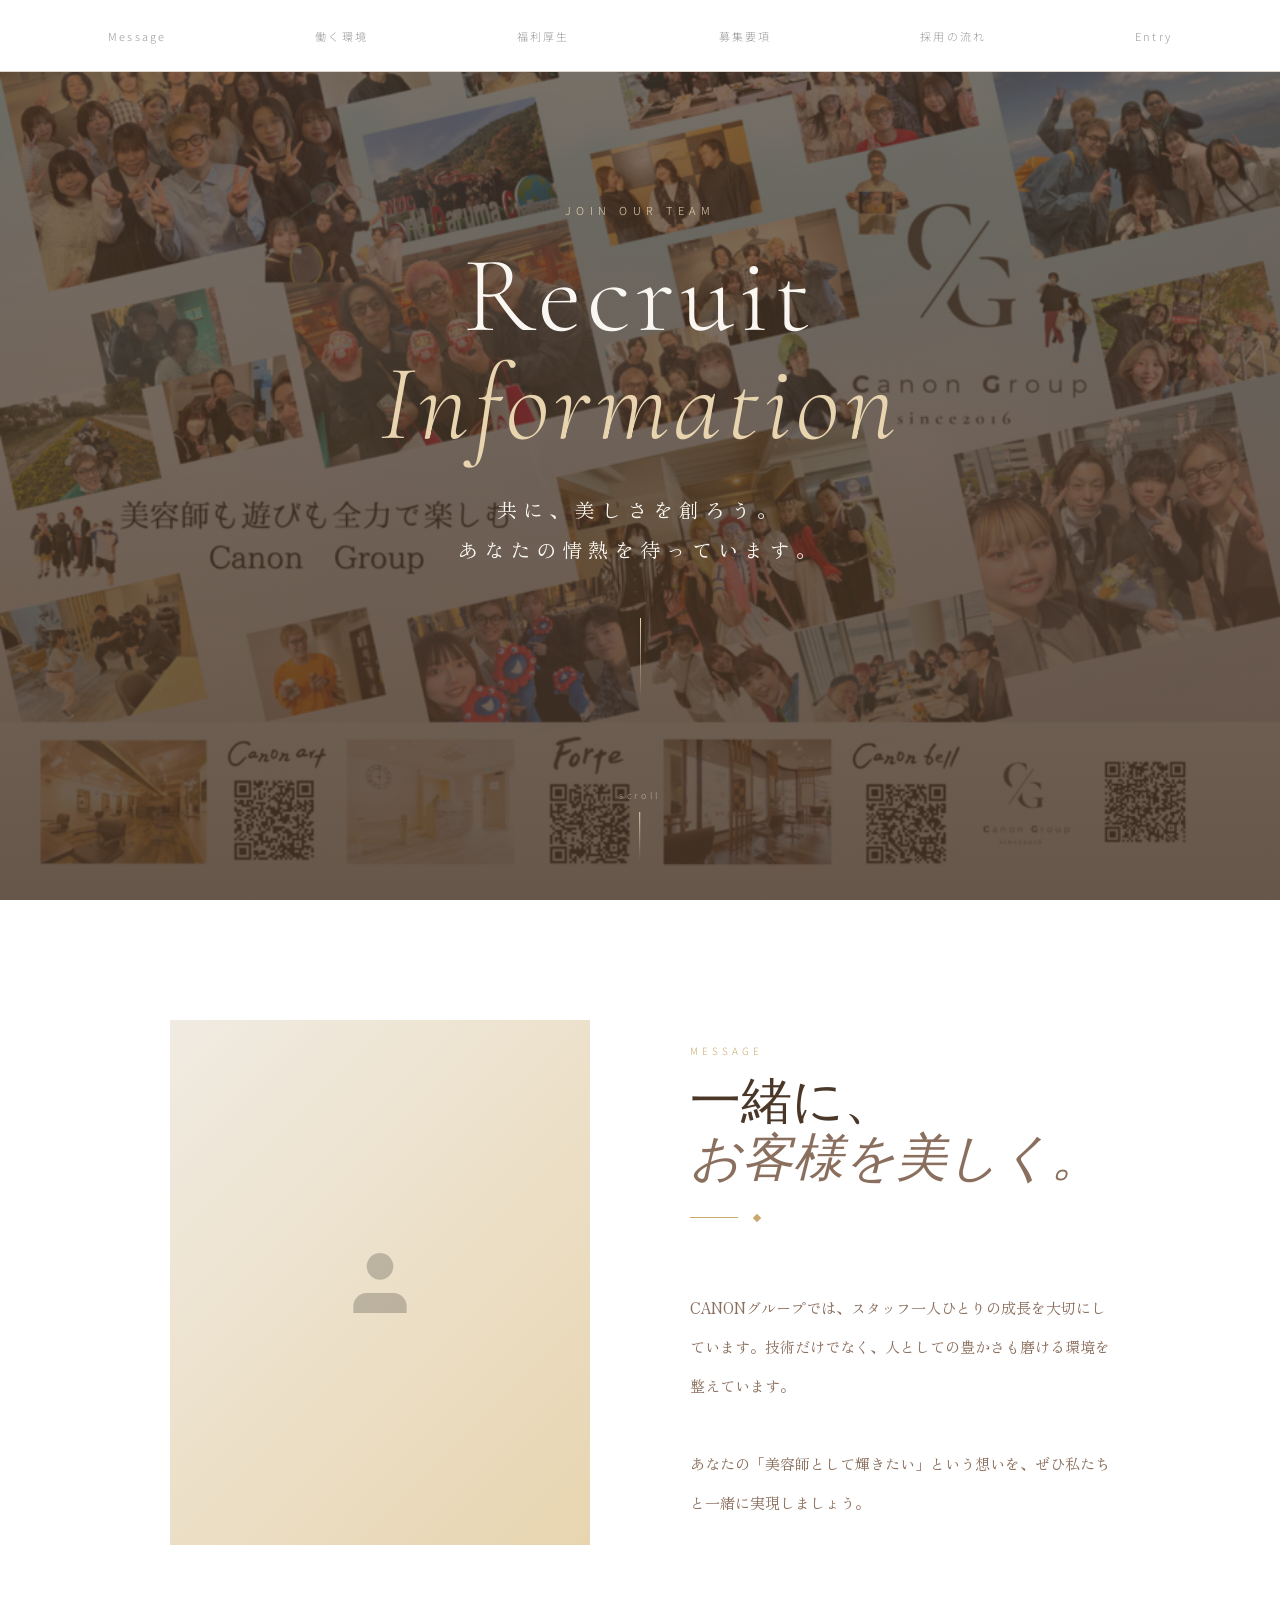
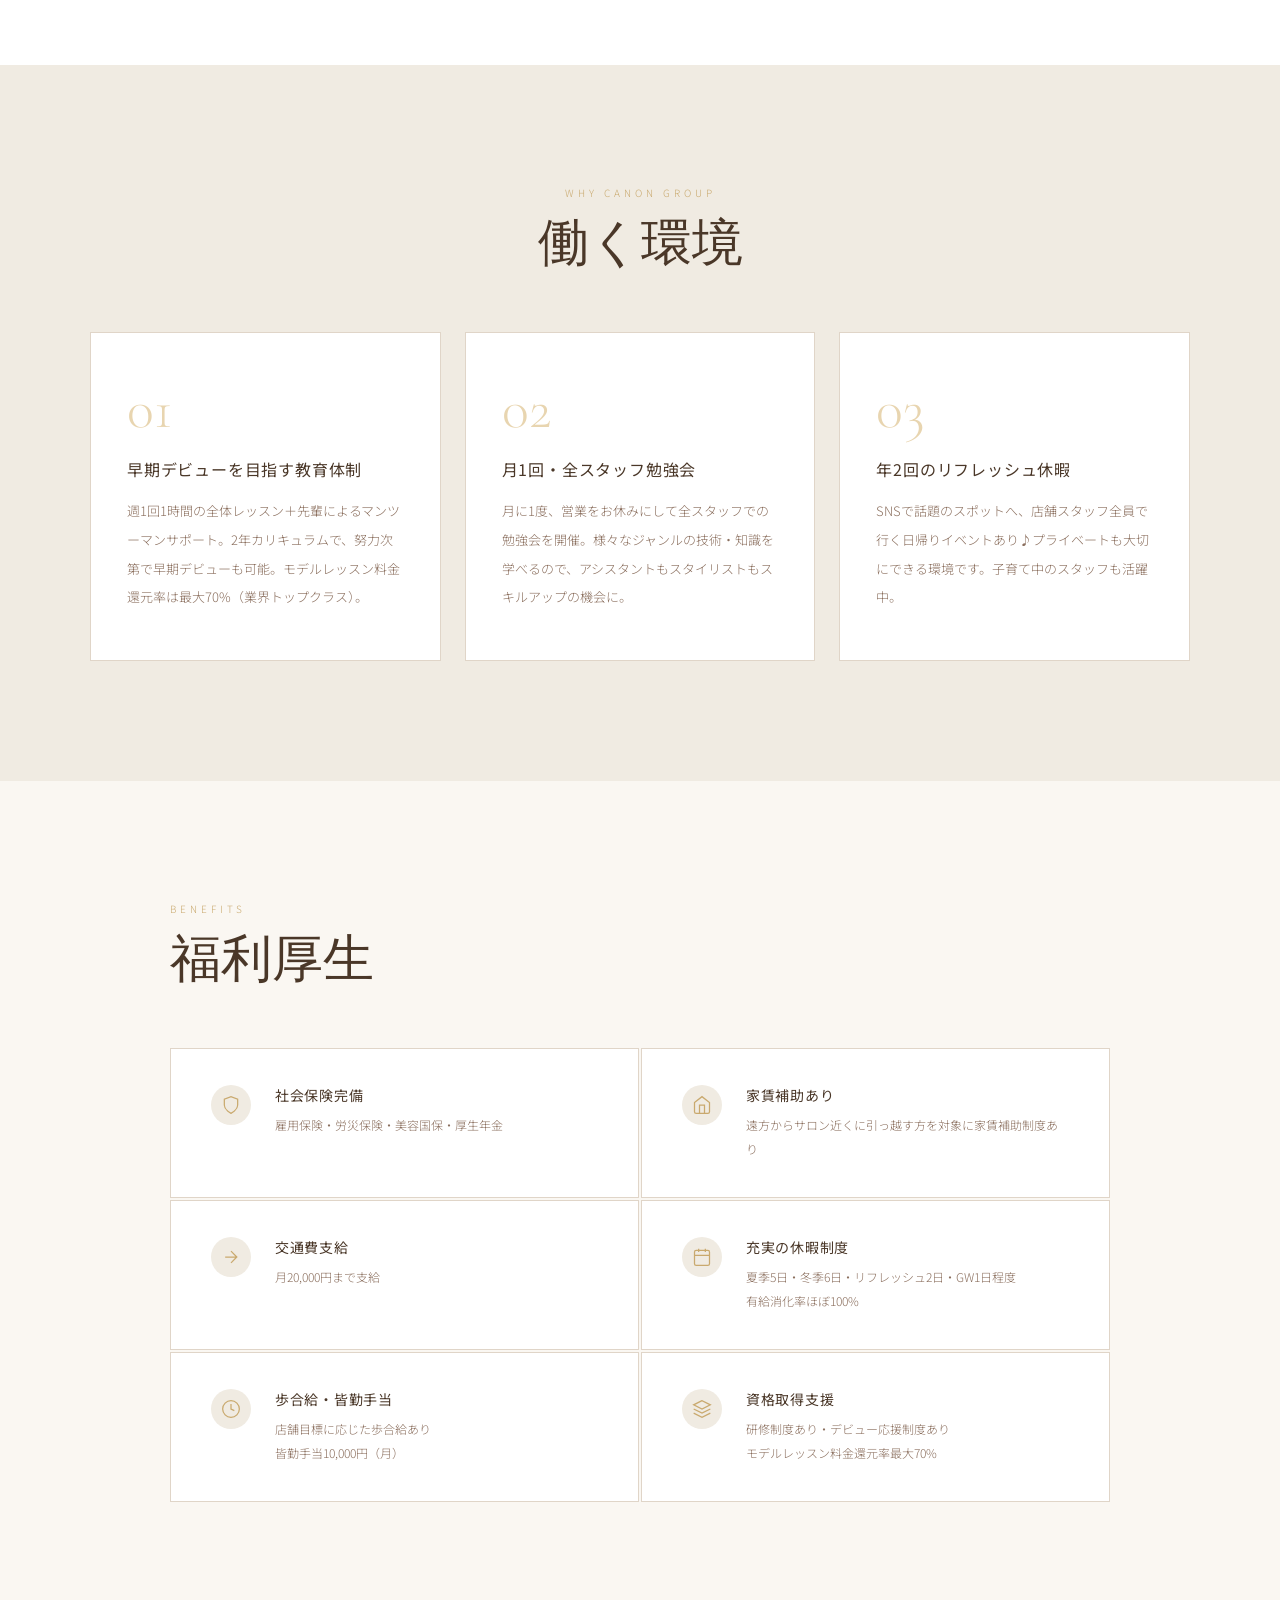
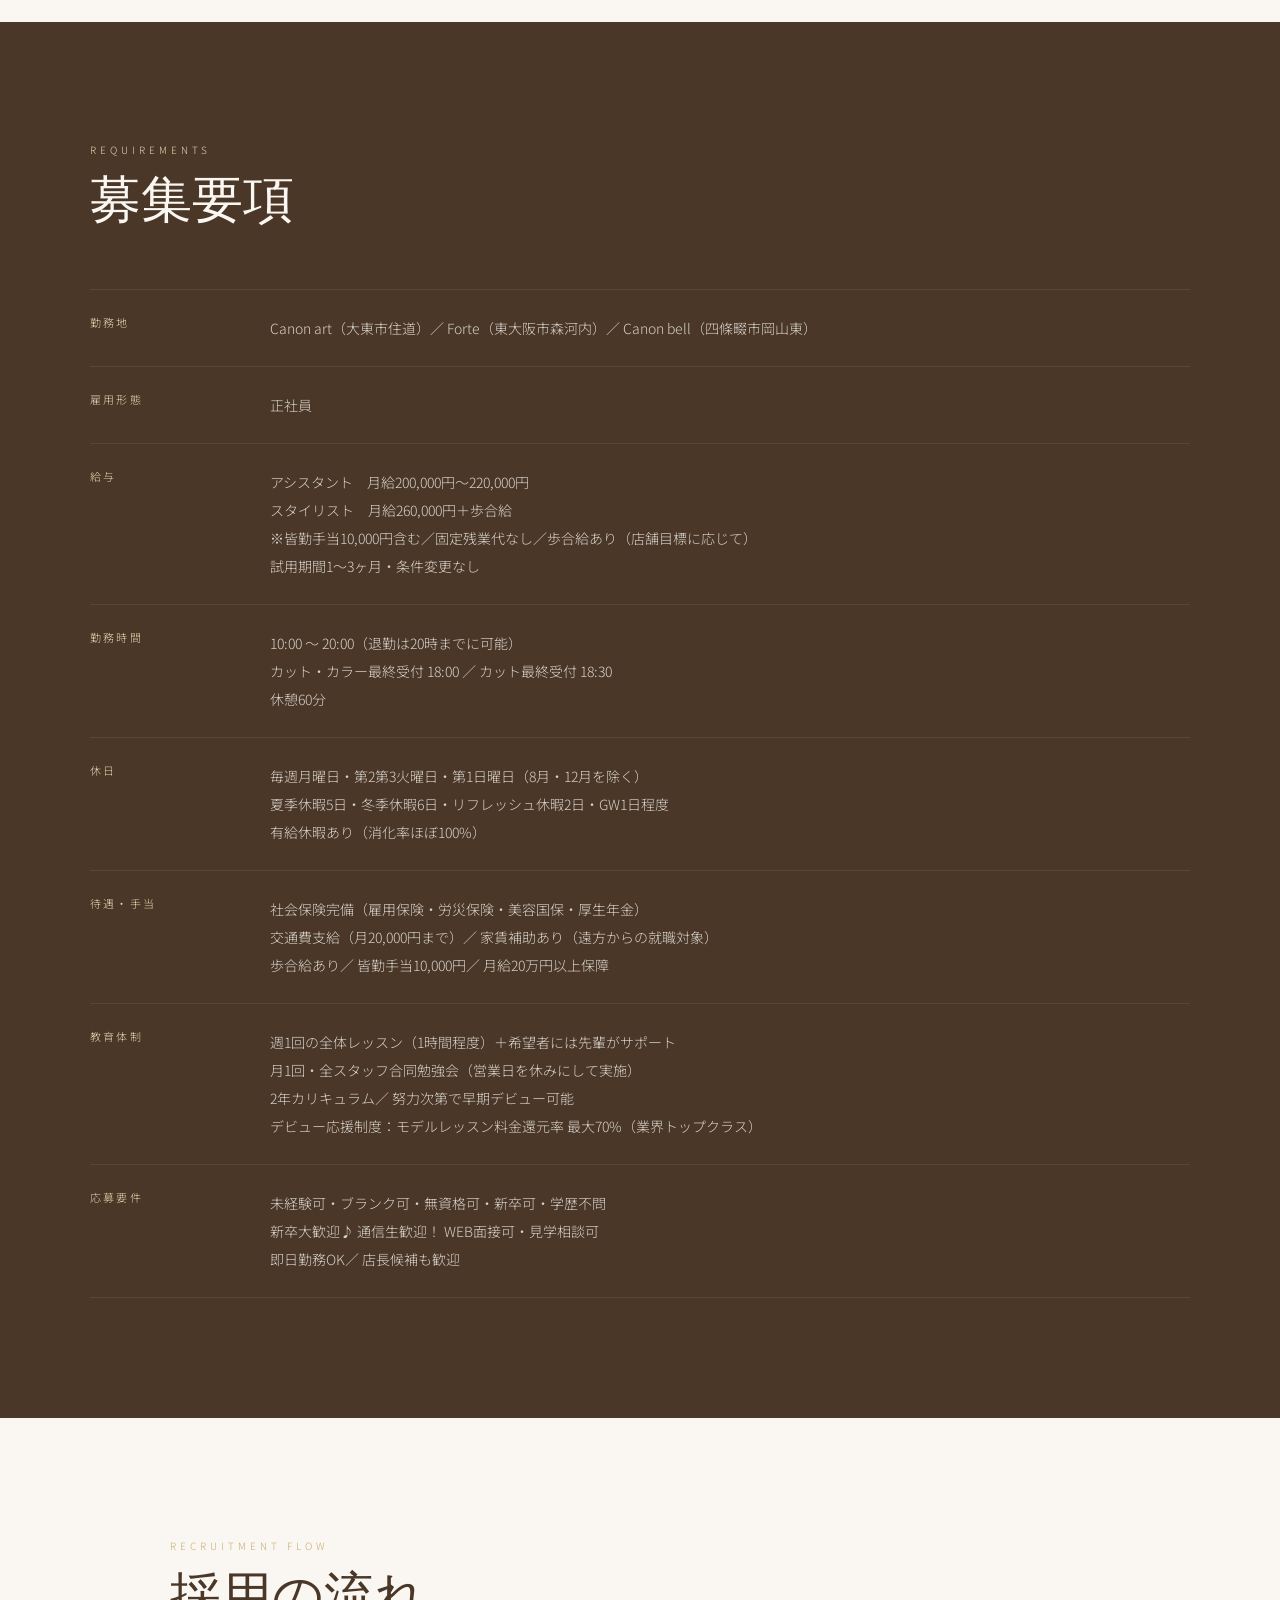
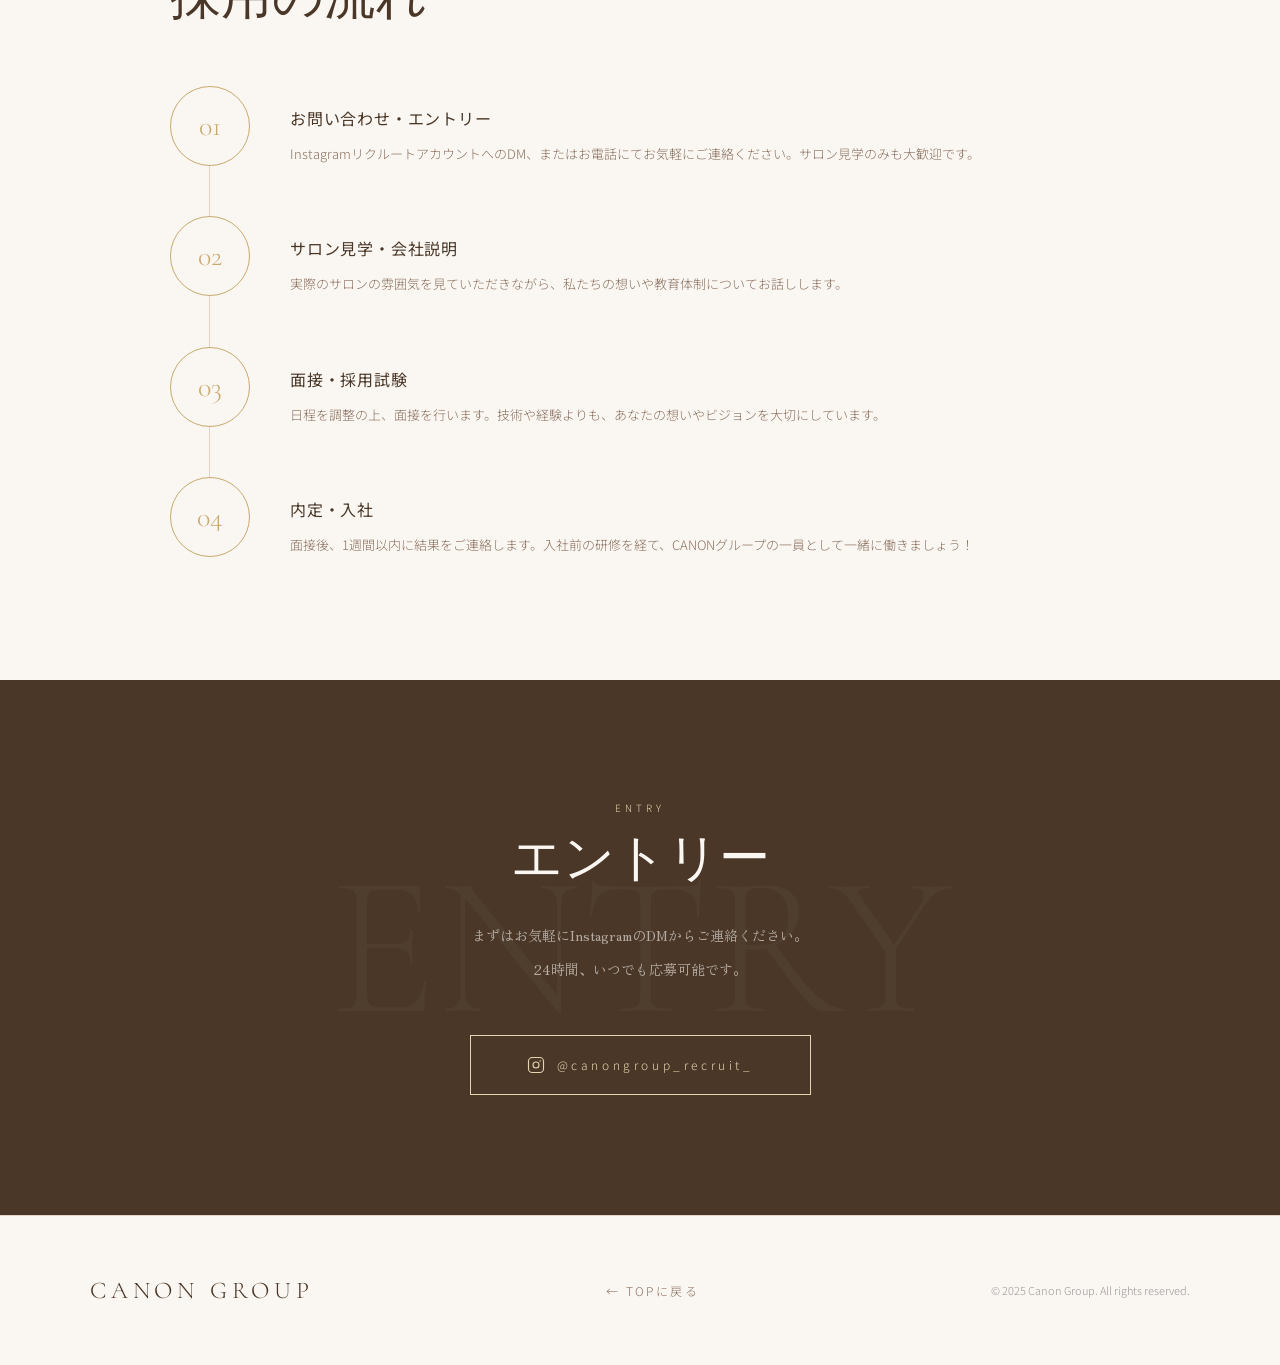
<file: recruit.html>
<!DOCTYPE html>
<html lang="ja">
<head>
  <meta charset="UTF-8">
  <meta name="viewport" content="width=device-width, initial-scale=1.0">
  <title>求人・採用情報 | Canon Group｜住道・東大阪・四條畷の美容室</title>
  <meta name="description" content="Canon Groupの求人・採用情報。住道・東大阪・四條畷の美容室グループで一緒に働きませんか。美容師・アシスタント募集中。">
  <meta name="keywords" content="Canon Group 求人,美容師 求人 大阪,住道 美容師 募集,四條畷 美容師 募集,美容室 採用,カノングループ 採用">
  <meta name="robots" content="index, follow">
  <link rel="preconnect" href="https://fonts.googleapis.com">
  <link href="https://fonts.googleapis.com/css2?family=Cormorant+Garamond:ital,wght@0,300;0,400;1,300&family=Noto+Sans+JP:wght@300;400;500&family=Zen+Old+Mincho:wght@400;700&display=swap" rel="stylesheet">
  <style>
    *, *::before, *::after { box-sizing: border-box; margin: 0; padding: 0; }
    :root {
      --cream: #faf7f2;
      --white: #ffffff;
      --beige: #f0ebe2;
      --brown: #8b6f5e;
      --dark-brown: #4a3728;
      --gold: #c9a96e;
      --light-gold: #e8d5b0;
      --gray: #999;
      --text: #3a2e28;
      --border: #e0d5c8;
    }
    html { scroll-behavior: smooth; }
    body { background: var(--cream); color: var(--text); font-family: 'Noto Sans JP', sans-serif; font-weight: 300; overflow-x: hidden; }

    /* NAV */
    nav { position: fixed; top: 0; left: 0; right: 0; z-index: 100; background: rgba(250,247,242,0.92); backdrop-filter: blur(12px); border-bottom: 1px solid var(--border); display: flex; align-items: center; justify-content: space-between; padding: 0 60px; height: 72px; }
    .logo-wrap { display: flex; flex-direction: column; line-height: 1; text-decoration: none; }
    .logo-en { font-family: 'Cormorant Garamond', serif; font-size: 20px; letter-spacing: 0.3em; color: var(--dark-brown); }
    .logo-ja { font-size: 9px; letter-spacing: 0.2em; color: var(--brown); margin-top: 3px; }
    .nav-links { display: flex; gap: 40px; list-style: none; align-items: center; }
    .nav-links a { color: var(--text); text-decoration: none; font-size: 14px; letter-spacing: 0.15em; text-transform: uppercase; transition: color 0.3s; position: relative; }
    .nav-links a::after { content: ''; position: absolute; bottom: -4px; left: 0; right: 0; height: 1px; background: var(--gold); transform: scaleX(0); transition: transform 0.3s; }
    .nav-links a:hover { color: var(--brown); }
    .nav-links a:hover::after { transform: scaleX(1); }
    .nav-reserve { background: var(--dark-brown); color: var(--cream) !important; padding: 10px 24px; font-size: 11px; letter-spacing: 0.2em; text-decoration: none; transition: background 0.3s; }
    .nav-reserve:hover { background: var(--brown); }
    .nav-reserve::after { display: none !important; }

    /* HERO */
    .hero { height: 100vh; position: relative; display: flex; align-items: center; justify-content: center; overflow: hidden; background: var(--dark-brown); }
    .hero-bg-img { position: absolute; inset: 0; width: 100%; height: 100%; object-fit: cover; object-position: center 30%; opacity: 0.4; }
    .hero-overlay { position: absolute; inset: 0; background: linear-gradient(to bottom, rgba(74,55,40,0.2) 0%, rgba(74,55,40,0.6) 100%); z-index: 1; }
    .hero-content { position: relative; z-index: 2; text-align: center; }
    .hero-label { font-size: 11px; letter-spacing: 0.5em; color: var(--light-gold); text-transform: uppercase; margin-bottom: 24px; animation: fadeIn 1.5s ease forwards; opacity: 0; }
    .hero-title { font-family: 'Cormorant Garamond', serif; font-size: clamp(56px, 9vw, 108px); font-weight: 300; line-height: 1; letter-spacing: 0.05em; color: var(--cream); animation: fadeIn 1.5s 0.3s ease forwards; opacity: 0; }
    .hero-title em { font-style: italic; color: var(--light-gold); display: block; }
    .hero-catch { font-family: 'Zen Old Mincho', serif; font-size: clamp(14px, 2vw, 20px); color: var(--cream); margin-top: 32px; letter-spacing: 0.3em; line-height: 2; animation: fadeIn 1.5s 0.6s ease forwards; opacity: 0; }
    .hero-line { width: 1px; height: 80px; background: linear-gradient(to bottom, var(--light-gold), transparent); margin: 48px auto 0; animation: fadeIn 1.5s 0.9s ease forwards; opacity: 0; }
    @keyframes fadeIn { to { opacity: 1; } }
    .scroll-hint { position: absolute; bottom: 40px; left: 50%; transform: translateX(-50%); display: flex; flex-direction: column; align-items: center; gap: 10px; font-size: 9px; letter-spacing: 0.4em; color: rgba(255,255,255,0.5); z-index: 2; animation: fadeIn 2s 1.5s ease forwards; opacity: 0; }
    .scroll-bar { width: 1px; height: 48px; background: linear-gradient(to bottom, var(--light-gold), transparent); animation: scrollAnim 2s 2s ease-in-out infinite; }
    @keyframes scrollAnim { 0% { transform: scaleY(0); transform-origin: top; opacity:1; } 50% { transform: scaleY(1); transform-origin: top; opacity:1; } 100% { transform: scaleY(1); transform-origin: bottom; opacity:0; } }

    /* PAGE NAV */
    .page-nav { background: var(--white); border-bottom: 1px solid var(--border); padding: 0 80px; display: flex; gap: 0; overflow-x: auto; }
    .page-nav a { padding: 20px 28px; font-size: 11px; letter-spacing: 0.2em; color: var(--gray); text-decoration: none; white-space: nowrap; transition: color 0.3s; position: relative; }
    .page-nav a::after { content: ''; position: absolute; bottom: 0; left: 0; right: 0; height: 2px; background: var(--gold); transform: scaleX(0); transition: transform 0.3s; }
    .page-nav a:hover { color: var(--dark-brown); }
    .page-nav a:hover::after { transform: scaleX(1); }

    /* SECTION 共通 */
    .section { padding: 120px 80px; max-width: 1100px; margin: 0 auto; }
    .section-label { font-size: 10px; letter-spacing: 0.4em; color: var(--gold); text-transform: uppercase; margin-bottom: 16px; display: block; }
    .section-en { font-family: 'Cormorant Garamond', serif; font-size: clamp(36px, 4vw, 56px); font-weight: 300; color: var(--dark-brown); line-height: 1.1; }
    .ornament { display: flex; align-items: center; gap: 16px; margin: 28px 0; }
    .ornament-line { height: 1px; width: 48px; background: var(--gold); }
    .ornament-diamond { width: 6px; height: 6px; background: var(--gold); transform: rotate(45deg); }
    .body-text { font-size: 15px; line-height: 2.6; color: var(--brown); font-family: 'Zen Old Mincho', serif; }

    /* MESSAGE */
    .message-section { padding: 120px 0; background: var(--white); }
    .message-inner { max-width: 1100px; margin: 0 auto; padding: 0 80px; display: grid; grid-template-columns: 1fr 1fr; gap: 100px; align-items: center; }
    .message-photo { background: var(--beige); aspect-ratio: 4/5; overflow: hidden; position: relative; }
    .message-photo img { width: 100%; height: 100%; object-fit: cover; }
    .message-photo-placeholder { width: 100%; height: 100%; display: flex; align-items: center; justify-content: center; background: linear-gradient(135deg, var(--beige) 0%, var(--light-gold) 100%); min-height: 400px; }
    .message-photo-placeholder svg { width: 80px; height: 80px; opacity: 0.2; }

    /* POINT CARDS */
    .points-section { background: var(--beige); padding: 120px 80px; }
    .points-inner { max-width: 1100px; margin: 0 auto; }
    .points-grid { display: grid; grid-template-columns: repeat(3, 1fr); gap: 24px; margin-top: 60px; }
    .point-card { background: var(--white); padding: 48px 36px; border: 1px solid var(--border); }
    .point-num { font-family: 'Cormorant Garamond', serif; font-size: 56px; color: var(--light-gold); line-height: 1; margin-bottom: 20px; }
    .point-title { font-size: 16px; color: var(--dark-brown); margin-bottom: 16px; letter-spacing: 0.05em; font-weight: 400; }
    .point-text { font-size: 13px; line-height: 2.2; color: var(--brown); }

    /* WELFARE */
    .welfare-section { padding: 120px 80px; max-width: 1100px; margin: 0 auto; }
    .welfare-grid { display: grid; grid-template-columns: repeat(2, 1fr); gap: 2px; margin-top: 60px; }
    .welfare-item { background: var(--white); padding: 36px 40px; border: 1px solid var(--border); display: flex; gap: 24px; align-items: flex-start; }
    .welfare-icon { width: 40px; height: 40px; flex-shrink: 0; display: flex; align-items: center; justify-content: center; background: var(--beige); border-radius: 50%; }
    .welfare-icon svg { width: 20px; height: 20px; fill: none; stroke: var(--gold); stroke-width: 1.5; }
    .welfare-title { font-size: 14px; color: var(--dark-brown); margin-bottom: 8px; font-weight: 400; letter-spacing: 0.05em; }
    .welfare-text { font-size: 12px; color: var(--brown); line-height: 2; }

    /* REQUIREMENTS TABLE */
    .req-section { background: var(--dark-brown); padding: 120px 80px; }
    .req-inner { max-width: 1100px; margin: 0 auto; }
    .req-section .section-label { color: var(--light-gold); }
    .req-section .section-en { color: var(--cream); }
    .req-table { margin-top: 60px; border-collapse: collapse; width: 100%; }
    .req-table tr { border-bottom: 1px solid rgba(255,255,255,0.08); }
    .req-table tr:first-child { border-top: 1px solid rgba(255,255,255,0.08); }
    .req-table th { padding: 24px 0; font-size: 11px; letter-spacing: 0.2em; color: var(--light-gold); text-align: left; width: 180px; font-weight: 300; vertical-align: top; padding-right: 40px; }
    .req-table td { padding: 24px 0; font-size: 14px; color: rgba(250,247,242,0.8); line-height: 2; }

    /* FLOW */
    .flow-section { padding: 120px 80px; max-width: 1100px; margin: 0 auto; }
    .flow-list { margin-top: 60px; display: flex; flex-direction: column; gap: 0; }
    .flow-item { display: grid; grid-template-columns: 80px 1fr; gap: 40px; position: relative; padding-bottom: 48px; }
    .flow-item:last-child { padding-bottom: 0; }
    .flow-item::before { content: ''; position: absolute; left: 39px; top: 60px; bottom: 0; width: 1px; background: var(--border); }
    .flow-item:last-child::before { display: none; }
    .flow-num { width: 80px; height: 80px; border: 1px solid var(--gold); border-radius: 50%; display: flex; align-items: center; justify-content: center; font-family: 'Cormorant Garamond', serif; font-size: 28px; color: var(--gold); flex-shrink: 0; background: var(--cream); position: relative; z-index: 1; }
    .flow-body { padding-top: 20px; }
    .flow-title { font-size: 16px; color: var(--dark-brown); margin-bottom: 10px; font-weight: 400; letter-spacing: 0.05em; }
    .flow-text { font-size: 13px; color: var(--brown); line-height: 2.2; }

    /* ENTRY */
    .entry-section { background: var(--dark-brown); padding: 120px 80px; text-align: center; position: relative; overflow: hidden; }
    .entry-section::before { content: 'ENTRY'; position: absolute; top: 50%; left: 50%; transform: translate(-50%,-50%); font-family: 'Cormorant Garamond', serif; font-size: 200px; color: rgba(255,255,255,0.03); white-space: nowrap; pointer-events: none; }
    .entry-section .section-label { color: var(--light-gold); }
    .entry-section .section-en { color: var(--cream); }
    .entry-desc { font-size: 14px; color: rgba(250,247,242,0.6); line-height: 2.4; margin: 32px 0 48px; font-family: 'Zen Old Mincho', serif; }
    .entry-btn { display: inline-flex; align-items: center; gap: 12px; border: 1px solid var(--light-gold); color: var(--light-gold); text-decoration: none; padding: 20px 56px; font-size: 12px; letter-spacing: 0.3em; transition: background 0.3s, color 0.3s; }
    .entry-btn:hover { background: var(--light-gold); color: var(--dark-brown); }

    /* FOOTER */
    footer { background: var(--cream); border-top: 1px solid var(--border); padding: 60px 80px; }
    .footer-inner { max-width: 1100px; margin: 0 auto; display: flex; justify-content: space-between; align-items: center; flex-wrap: wrap; gap: 20px; }
    .footer-logo { font-family: 'Cormorant Garamond', serif; font-size: 24px; letter-spacing: 0.2em; color: var(--dark-brown); text-decoration: none; }
    .footer-back { color: var(--brown); text-decoration: none; font-size: 12px; letter-spacing: 0.2em; transition: color 0.3s; }
    .footer-back:hover { color: var(--dark-brown); }
    .footer-copy { font-size: 11px; color: var(--gray); }

    /* REVEAL */
    .reveal { opacity: 0; transform: translateY(28px); transition: opacity 0.9s ease, transform 0.9s ease; }
    .reveal.visible { opacity: 1; transform: none; }
    .reveal-delay-1 { transition-delay: 0.1s; }
    .reveal-delay-2 { transition-delay: 0.2s; }
    .reveal-delay-3 { transition-delay: 0.3s; }

    /* RESPONSIVE */
    @media (max-width: 960px) {
      nav { padding: 0 24px; }
      .nav-links, .nav-reserve { display: none; }
      .page-nav { padding: 0 12px; }
      .section, .welfare-section, .flow-section { padding: 80px 28px; }
      .message-section { padding: 80px 0; }
      .message-inner { grid-template-columns: 1fr; padding: 0 28px; gap: 48px; }
      .points-section { padding: 80px 28px; }
      .points-grid { grid-template-columns: 1fr; }
      .welfare-grid { grid-template-columns: 1fr; }
      .req-section { padding: 80px 28px; }
      .req-table th { width: 100px; font-size: 10px; }
      .entry-section { padding: 80px 28px; }
      footer { padding: 48px 28px; }
    }
  </style>
</head>
<body>

  <!-- NAV -->
  <nav>
    <a href="index.html" class="logo-wrap">
      <span class="logo-en">CANON GROUP</span>
      <span class="logo-ja">カノン グループ</span>
    </a>
    <ul class="nav-links">
      <li><a href="index.html#concept">About</a></li>
      <li><a href="index.html#salons">Salon</a></li>
      <li><a href="staff.html">Staff</a></li>
      <li><a href="blog/index.html">Blog</a></li>
      <li><a href="recruit.html">Recruit</a></li>
    </ul>
    <a href="index.html#salons" class="nav-reserve">ご予約はこちら</a>
  </nav>

  <!-- HERO -->
  <section class="hero">
    <img class="hero-bg-img" src="images/recruit_hero.jpeg" alt="">
    <div class="hero-overlay"></div>
    <div class="hero-content">
      <p class="hero-label">Join Our Team</p>
      <h1 class="hero-title">Recruit<br><em>Information</em></h1>
      <p class="hero-catch">
        共に、美しさを創ろう。<br>
        あなたの情熱を待っています。
      </p>
      <div class="hero-line"></div>
    </div>
    <div class="scroll-hint">
      <span>scroll</span>
      <div class="scroll-bar"></div>
    </div>
  </section>

  <!-- PAGE NAV -->
  <nav class="page-nav">
    <a href="#message">Message</a>
    <a href="#point">働く環境</a>
    <a href="#welfare">福利厚生</a>
    <a href="#requirements">募集要項</a>
    <a href="#flow">採用の流れ</a>
    <a href="#entry">Entry</a>
  </nav>

  <!-- MESSAGE -->
  <section class="message-section" id="message">
    <div class="message-inner">
      <div class="message-photo reveal">
        <div class="message-photo-placeholder">
          <svg viewBox="0 0 24 24"><path d="M20 21v-2a4 4 0 00-4-4H8a4 4 0 00-4 4v2"/><circle cx="12" cy="7" r="4"/></svg>
        </div>
      </div>
      <div class="reveal reveal-delay-1">
        <span class="section-label">Message</span>
        <h2 class="section-en">一緒に、<br><em style="font-style:italic; color:var(--brown);">お客様を美しく。</em></h2>
        <div class="ornament"><div class="ornament-line"></div><div class="ornament-diamond"></div></div>
        <p class="body-text">
          <br>
          CANONグループでは、スタッフ一人ひとりの成長を大切にしています。技術だけでなく、人としての豊かさも磨ける環境を整えています。<br><br>
          あなたの「美容師として輝きたい」という想いを、ぜひ私たちと一緒に実現しましょう。
        </p>
      </div>
    </div>
  </section>

  <!-- POINT -->
  <section class="points-section" id="point">
    <div class="points-inner">
      <div class="reveal" style="text-align:center; margin-bottom:0;">
        <span class="section-label">Why Canon Group</span>
        <h2 class="section-en">働く環境</h2>
      </div>
      <div class="points-grid">
        <div class="point-card reveal reveal-delay-1">
          <div class="point-num">01</div>
          <div class="point-title">早期デビューを目指す教育体制</div>
          <p class="point-text">週1回1時間の全体レッスン＋先輩によるマンツーマンサポート。2年カリキュラムで、努力次第で早期デビューも可能。モデルレッスン料金還元率は最大70%（業界トップクラス）。</p>
        </div>
        <div class="point-card reveal reveal-delay-2">
          <div class="point-num">02</div>
          <div class="point-title">月1回・全スタッフ勉強会</div>
          <p class="point-text">月に1度、営業をお休みにして全スタッフでの勉強会を開催。様々なジャンルの技術・知識を学べるので、アシスタントもスタイリストもスキルアップの機会に。</p>
        </div>
        <div class="point-card reveal reveal-delay-3">
          <div class="point-num">03</div>
          <div class="point-title">年2回のリフレッシュ休暇</div>
          <p class="point-text">SNSで話題のスポットへ、店舗スタッフ全員で行く日帰りイベントあり♪プライベートも大切にできる環境です。子育て中のスタッフも活躍中。</p>
        </div>
      </div>
    </div>
  </section>

  <!-- WELFARE -->
  <section class="welfare-section" id="welfare">
    <div class="reveal">
      <span class="section-label">Benefits</span>
      <h2 class="section-en">福利厚生</h2>
    </div>
    <div class="welfare-grid reveal reveal-delay-1">
      <div class="welfare-item">
        <div class="welfare-icon"><svg viewBox="0 0 24 24"><path d="M12 22s8-4 8-10V5l-8-3-8 3v7c0 6 8 10 8 10z"/></svg></div>
        <div>
          <div class="welfare-title">社会保険完備</div>
          <p class="welfare-text">雇用保険・労災保険・美容国保・厚生年金</p>
        </div>
      </div>
      <div class="welfare-item">
        <div class="welfare-icon"><svg viewBox="0 0 24 24"><path d="M3 9l9-7 9 7v11a2 2 0 01-2 2H5a2 2 0 01-2-2z"/><polyline points="9 22 9 12 15 12 15 22"/></svg></div>
        <div>
          <div class="welfare-title">家賃補助あり</div>
          <p class="welfare-text">遠方からサロン近くに引っ越す方を対象に家賃補助制度あり</p>
        </div>
      </div>
      <div class="welfare-item">
        <div class="welfare-icon"><svg viewBox="0 0 24 24"><path d="M5 12h14M12 5l7 7-7 7"/></svg></div>
        <div>
          <div class="welfare-title">交通費支給</div>
          <p class="welfare-text">月20,000円まで支給</p>
        </div>
      </div>
      <div class="welfare-item">
        <div class="welfare-icon"><svg viewBox="0 0 24 24"><rect x="3" y="4" width="18" height="18" rx="2"/><path d="M16 2v4M8 2v4M3 10h18"/></svg></div>
        <div>
          <div class="welfare-title">充実の休暇制度</div>
          <p class="welfare-text">夏季5日・冬季6日・リフレッシュ2日・GW1日程度<br>有給消化率ほぼ100%</p>
        </div>
      </div>
      <div class="welfare-item">
        <div class="welfare-icon"><svg viewBox="0 0 24 24"><circle cx="12" cy="12" r="10"/><path d="M12 6v6l4 2"/></svg></div>
        <div>
          <div class="welfare-title">歩合給・皆勤手当</div>
          <p class="welfare-text">店舗目標に応じた歩合給あり<br>皆勤手当10,000円（月）</p>
        </div>
      </div>
      <div class="welfare-item">
        <div class="welfare-icon"><svg viewBox="0 0 24 24"><path d="M12 2L2 7l10 5 10-5-10-5zM2 17l10 5 10-5M2 12l10 5 10-5"/></svg></div>
        <div>
          <div class="welfare-title">資格取得支援</div>
          <p class="welfare-text">研修制度あり・デビュー応援制度あり<br>モデルレッスン料金還元率最大70%</p>
        </div>
      </div>
    </div>
  </section>

  <!-- REQUIREMENTS -->
  <section class="req-section" id="requirements">
    <div class="req-inner">
      <div class="reveal">
        <span class="section-label">Requirements</span>
        <h2 class="section-en">募集要項</h2>
      </div>
      <table class="req-table reveal reveal-delay-1">
        <tr>
          <th>勤務地</th>
          <td>Canon art（大東市住道）／ Forte（東大阪市森河内）／ Canon bell（四條畷市岡山東）</td>
        </tr>
        <tr>
          <th>雇用形態</th>
          <td>正社員</td>
        </tr>
        <tr>
          <th>給与</th>
          <td>
            アシスタント　月給200,000円〜220,000円<br>
            スタイリスト　月給260,000円＋歩合給<br>
            ※皆勤手当10,000円含む／固定残業代なし／歩合給あり（店舗目標に応じて）<br>
            試用期間1〜3ヶ月・条件変更なし
          </td>
        </tr>
        <tr>
          <th>勤務時間</th>
          <td>
            10:00 〜 20:00（退勤は20時までに可能）<br>
            カット・カラー最終受付 18:00 ／ カット最終受付 18:30<br>
            休憩60分
          </td>
        </tr>
        <tr>
          <th>休日</th>
          <td>
            毎週月曜日・第2第3火曜日・第1日曜日（8月・12月を除く）<br>
            夏季休暇5日・冬季休暇6日・リフレッシュ休暇2日・GW1日程度<br>
            有給休暇あり（消化率ほぼ100%）
          </td>
        </tr>
        <tr>
          <th>待遇・手当</th>
          <td>
            社会保険完備（雇用保険・労災保険・美容国保・厚生年金）<br>
            交通費支給（月20,000円まで）／ 家賃補助あり（遠方からの就職対象）<br>
            歩合給あり／ 皆勤手当10,000円／ 月給20万円以上保障
          </td>
        </tr>
        <tr>
          <th>教育体制</th>
          <td>
            週1回の全体レッスン（1時間程度）＋希望者には先輩がサポート<br>
            月1回・全スタッフ合同勉強会（営業日を休みにして実施）<br>
            2年カリキュラム／ 努力次第で早期デビュー可能<br>
            デビュー応援制度：モデルレッスン料金還元率 最大70%（業界トップクラス）
          </td>
        </tr>
        <tr>
          <th>応募要件</th>
          <td>
            未経験可・ブランク可・無資格可・新卒可・学歴不問<br>
            新卒大歓迎♪ 通信生歓迎！ WEB面接可・見学相談可<br>
            即日勤務OK／ 店長候補も歓迎
          </td>
        </tr>
      </table>
    </div>
  </section>

  <!-- FLOW -->
  <section class="flow-section" id="flow">
    <div class="reveal">
      <span class="section-label">Recruitment Flow</span>
      <h2 class="section-en">採用の流れ</h2>
    </div>
    <div class="flow-list reveal reveal-delay-1">
      <div class="flow-item">
        <div class="flow-num">01</div>
        <div class="flow-body">
          <div class="flow-title">お問い合わせ・エントリー</div>
          <p class="flow-text">InstagramリクルートアカウントへのDM、またはお電話にてお気軽にご連絡ください。サロン見学のみも大歓迎です。</p>
        </div>
      </div>
      <div class="flow-item">
        <div class="flow-num">02</div>
        <div class="flow-body">
          <div class="flow-title">サロン見学・会社説明</div>
          <p class="flow-text">実際のサロンの雰囲気を見ていただきながら、私たちの想いや教育体制についてお話しします。</p>
        </div>
      </div>
      <div class="flow-item">
        <div class="flow-num">03</div>
        <div class="flow-body">
          <div class="flow-title">面接・採用試験</div>
          <p class="flow-text">日程を調整の上、面接を行います。技術や経験よりも、あなたの想いやビジョンを大切にしています。</p>
        </div>
      </div>
      <div class="flow-item">
        <div class="flow-num">04</div>
        <div class="flow-body">
          <div class="flow-title">内定・入社</div>
          <p class="flow-text">面接後、1週間以内に結果をご連絡します。入社前の研修を経て、CANONグループの一員として一緒に働きましょう！</p>
        </div>
      </div>
    </div>
  </section>

  <!-- ENTRY -->
  <section class="entry-section reveal" id="entry">
    <span class="section-label">Entry</span>
    <h2 class="section-en">エントリー</h2>
    <p class="entry-desc">
      まずはお気軽にInstagramのDMからご連絡ください。<br>
      24時間、いつでも応募可能です。
    </p>
    <a href="https://www.instagram.com/canongroup_recruit_/" target="_blank" rel="noopener noreferrer" class="entry-btn">
      <svg width="18" height="18" viewBox="0 0 24 24" fill="none" stroke="currentColor" stroke-width="1.5"><rect x="2" y="2" width="20" height="20" rx="5"/><circle cx="12" cy="12" r="4"/><circle cx="17.5" cy="6.5" r="1" fill="currentColor" stroke="none"/></svg>
      @canongroup_recruit_
    </a>
  </section>

  <!-- FOOTER -->
  <footer>
    <div class="footer-inner">
      <a href="index.html" class="footer-logo">CANON GROUP</a>
      <a href="index.html" class="footer-back">← TOPに戻る</a>
      <span class="footer-copy">© 2025 Canon Group. All rights reserved.</span>
    </div>
  </footer>

  <script>
    // スムーズスクロール（ページ内nav）
    document.querySelectorAll('a[href^="#"]').forEach(a => {
      a.addEventListener('click', e => {
        const target = document.querySelector(a.getAttribute('href'));
        if (!target) return;
        e.preventDefault();
        const top = target.getBoundingClientRect().top + window.scrollY - 72;
        window.scrollTo({ top, behavior: 'smooth' });
      });
    });

    // スクロールリビール
    const observer = new IntersectionObserver(entries => {
      entries.forEach(e => { if (e.isIntersecting) e.target.classList.add('visible'); });
    }, { threshold: 0.05 });
    document.querySelectorAll('.reveal').forEach(el => observer.observe(el));
  </script>
</body>
</html>
</file>
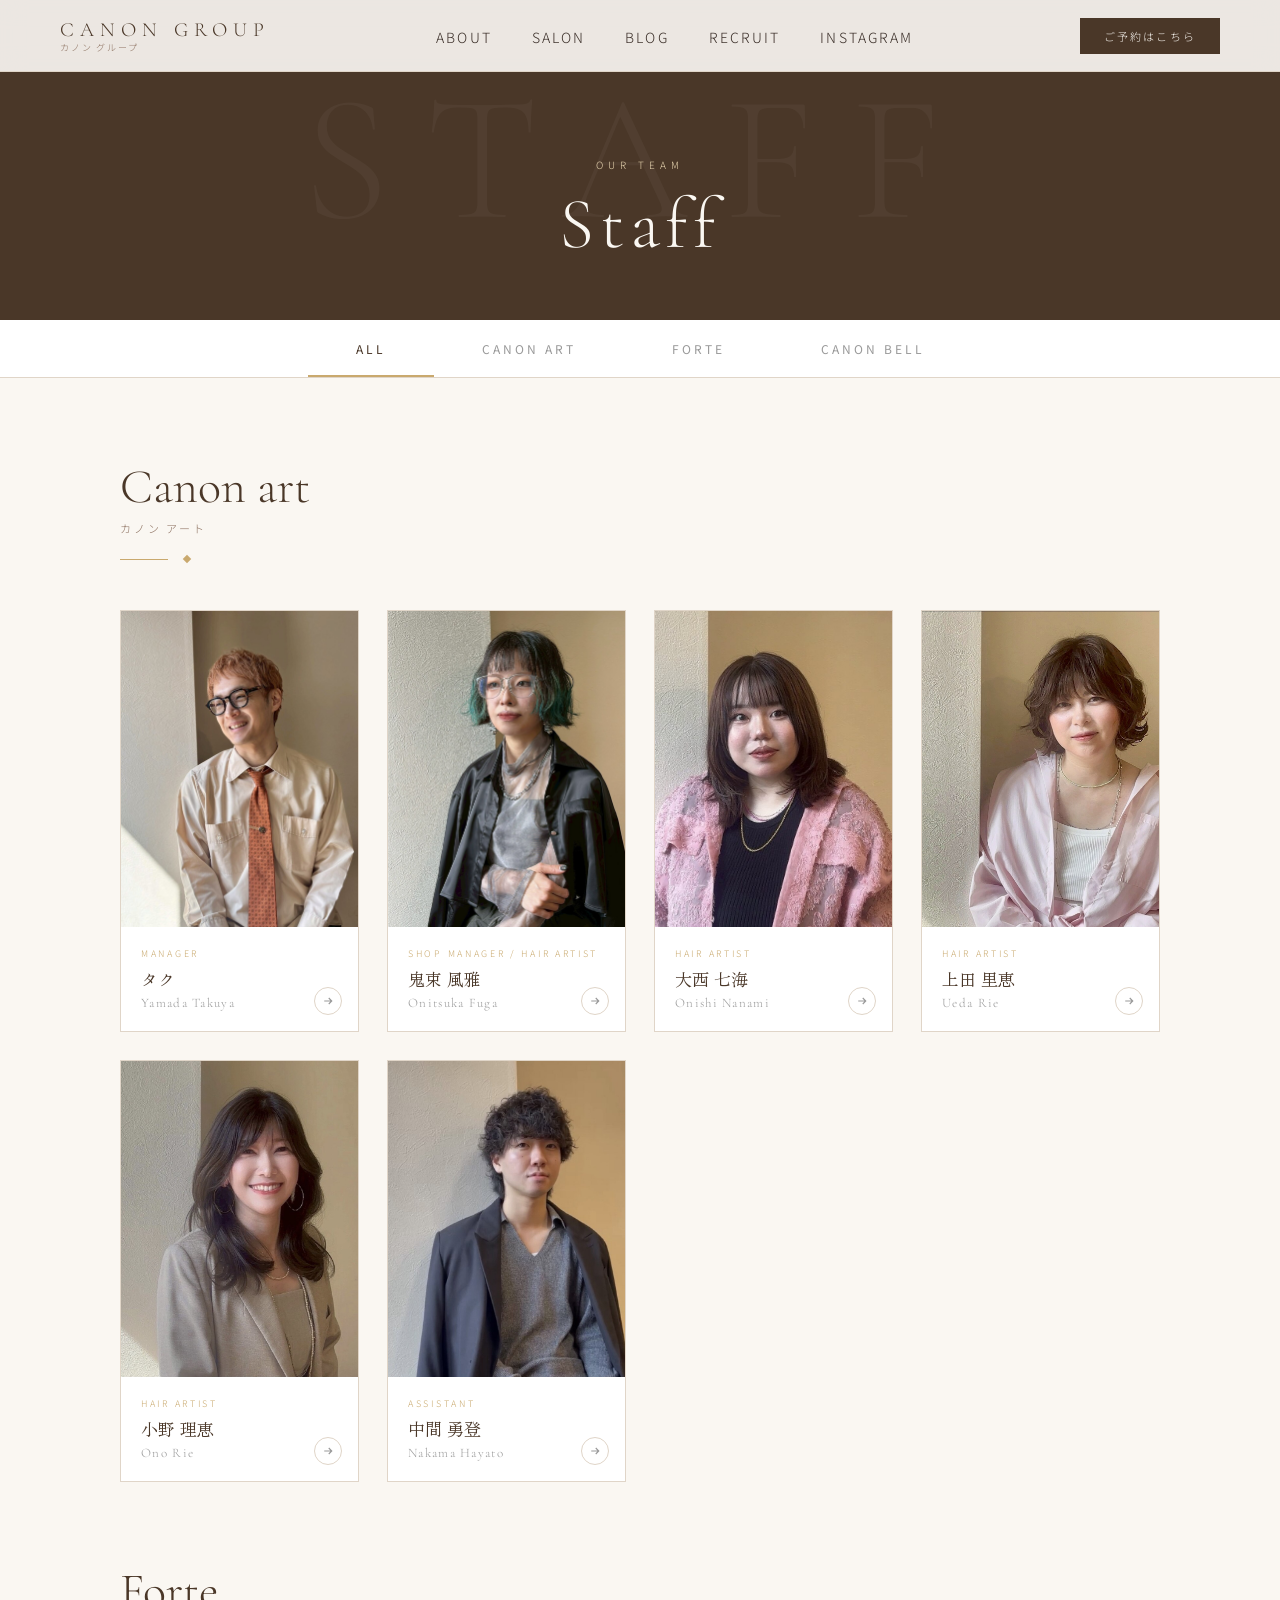
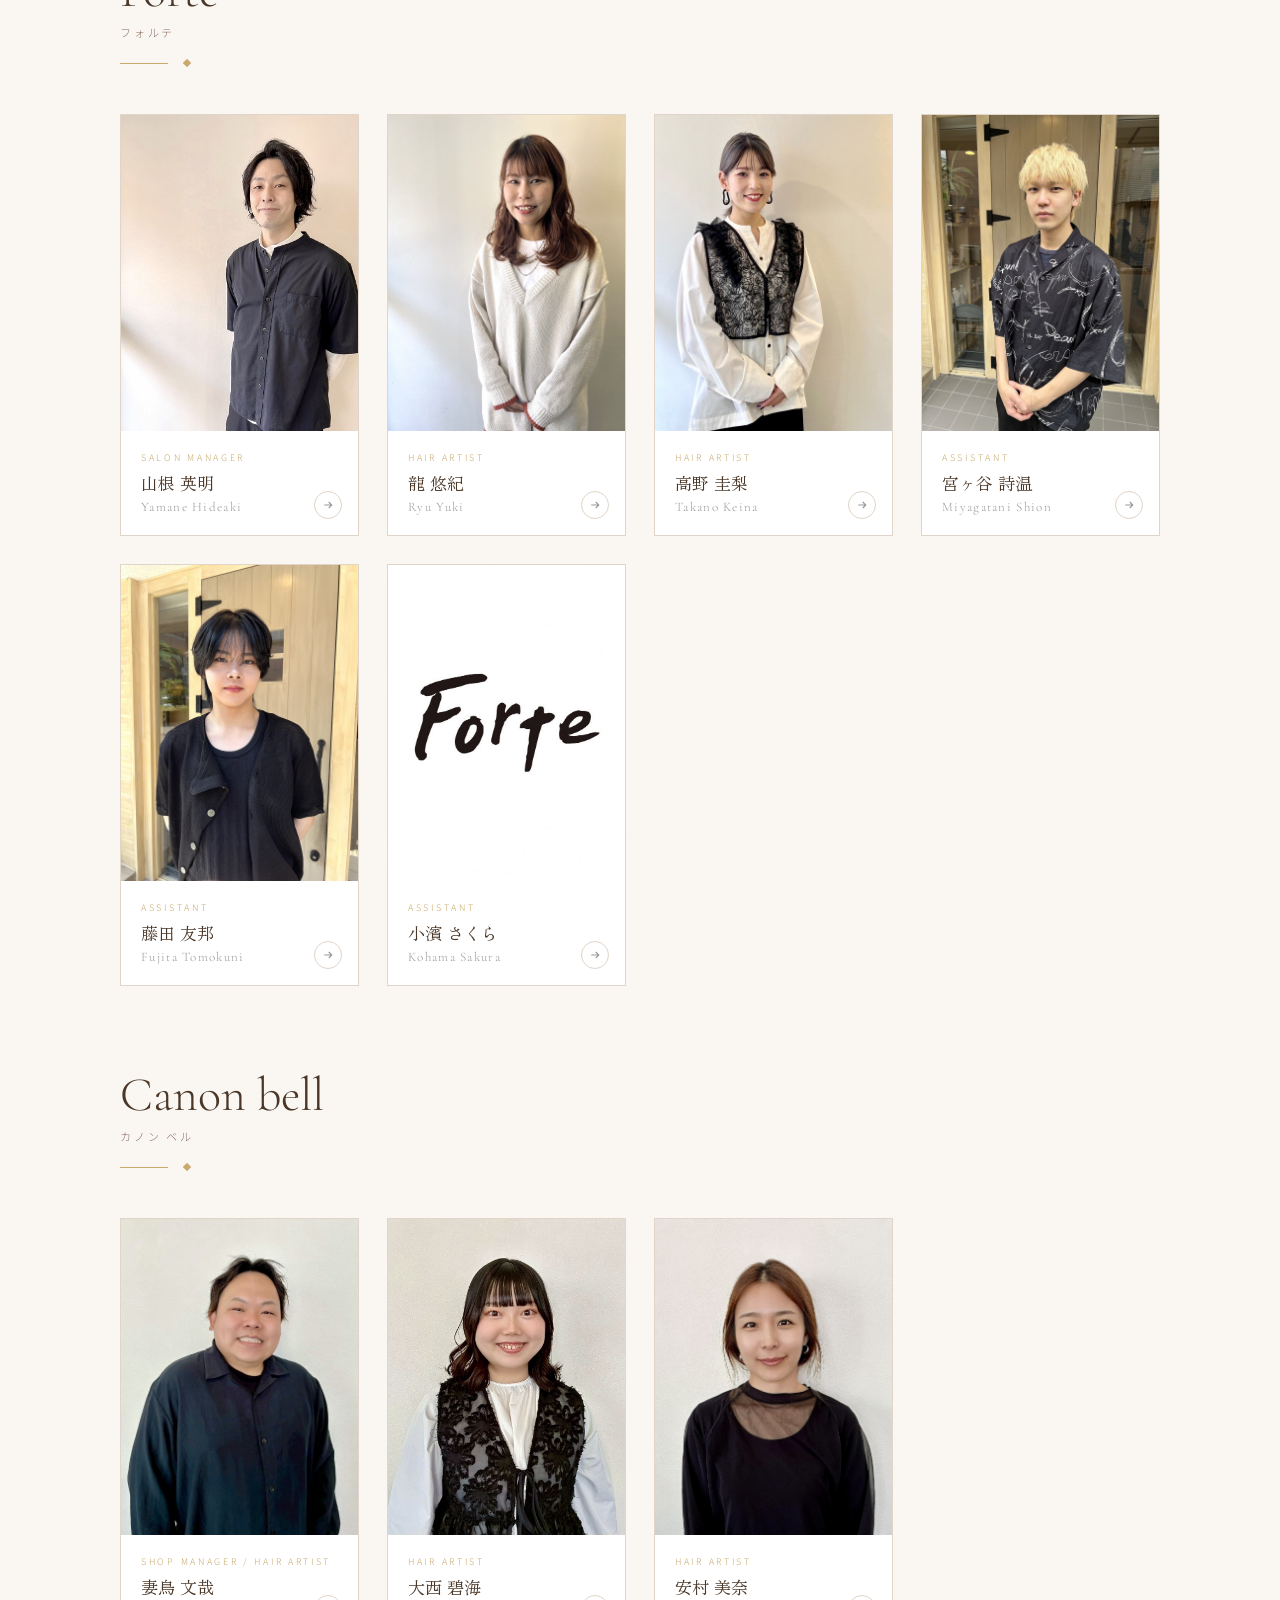
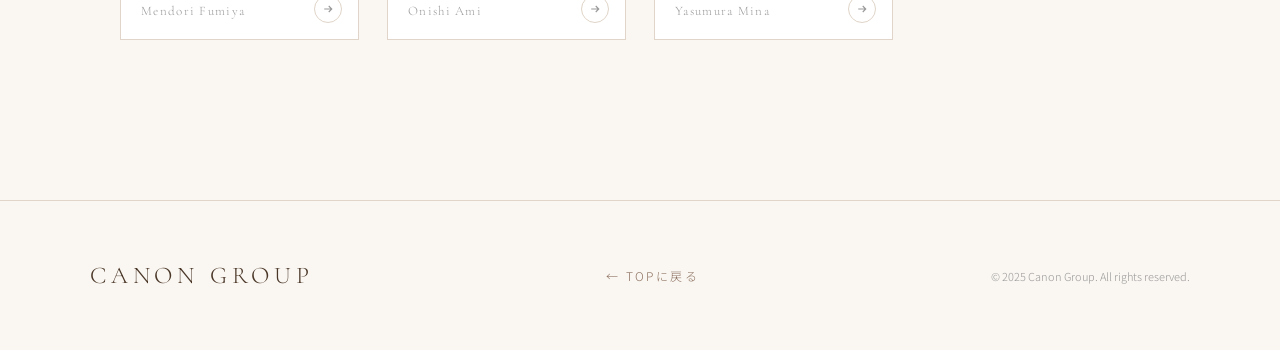
<file: staff.html>
<!DOCTYPE html>
<html lang="ja">
<head>
  <meta charset="UTF-8">
  <meta name="viewport" content="width=device-width, initial-scale=1.0">
  <title>スタッフ紹介 | Canon Group｜住道・東大阪・四條畷の美容室</title>
  <meta name="description" content="Canon Groupのスタッフ紹介。住道のCanon art、東大阪のForte、四條畷のCanon bellで活躍するスタイリスト・アシスタントをご紹介します。">
  <meta name="keywords" content="Canon Group スタッフ,住道美容師,四條畷美容師,東大阪美容師,Canon art,Forte,Canon bell,髪質改善,カノングループ">
  <meta name="robots" content="index, follow">
  <link rel="canonical" href="https://canongroup.github.io/staff.html">
  <meta property="og:title" content="スタッフ紹介 | Canon Group">
  <meta property="og:description" content="Canon Groupのスタッフ紹介。3店舗のスタイリスト・アシスタントをご紹介します。">
  <meta property="og:type" content="website">
  <meta property="og:url" content="https://canongroup.github.io/staff.html">
  <meta property="og:locale" content="ja_JP">
  <link rel="preconnect" href="https://fonts.googleapis.com">
  <link href="https://fonts.googleapis.com/css2?family=Cormorant+Garamond:ital,wght@0,300;0,400;1,300&family=Noto+Sans+JP:wght@300;400;500&family=Zen+Old+Mincho:wght@400&display=swap" rel="stylesheet">
  <style>
    *, *::before, *::after { box-sizing: border-box; margin: 0; padding: 0; }
    :root {
      --cream: #faf7f2;
      --white: #ffffff;
      --beige: #f0ebe2;
      --brown: #8b6f5e;
      --dark-brown: #4a3728;
      --gold: #c9a96e;
      --light-gold: #e8d5b0;
      --gray: #999;
      --text: #3a2e28;
      --border: #e0d5c8;
    }
    html { scroll-behavior: smooth; }
    body { background: var(--cream); color: var(--text); font-family: 'Noto Sans JP', sans-serif; font-weight: 300; overflow-x: hidden; }

    /* NAV */
    nav {
      position: fixed; top: 0; left: 0; right: 0; z-index: 100;
      background: rgba(250,247,242,0.92); backdrop-filter: blur(12px);
      border-bottom: 1px solid var(--border);
      display: flex; align-items: center; justify-content: space-between;
      padding: 0 60px; height: 72px;
    }
    .logo-wrap { display: flex; flex-direction: column; line-height: 1; text-decoration: none; }
    .logo-en { font-family: 'Cormorant Garamond', serif; font-size: 20px; letter-spacing: 0.3em; color: var(--dark-brown); }
    .logo-ja { font-size: 9px; letter-spacing: 0.2em; color: var(--brown); margin-top: 3px; }
    .nav-links { display: flex; gap: 40px; list-style: none; align-items: center; }
    .nav-links a { color: var(--text); text-decoration: none; font-size: 14px; letter-spacing: 0.15em; text-transform: uppercase; transition: color 0.3s; position: relative; }
    .nav-links a::after { content: ''; position: absolute; bottom: -4px; left: 0; right: 0; height: 1px; background: var(--gold); transform: scaleX(0); transition: transform 0.3s; }
    .nav-links a:hover { color: var(--brown); }
    .nav-links a:hover::after { transform: scaleX(1); }
    .nav-reserve { background: var(--dark-brown); color: var(--cream) !important; padding: 10px 24px; font-size: 11px; letter-spacing: 0.2em; text-decoration: none; transition: background 0.3s; }
    .nav-reserve:hover { background: var(--brown); }
    .nav-reserve::after { display: none !important; }

    /* HERO */
    .page-hero {
      height: 320px; background: var(--dark-brown);
      display: flex; align-items: flex-end; justify-content: center;
      padding-bottom: 60px; position: relative; overflow: hidden;
    }
    .page-hero::before {
      content: 'STAFF'; position: absolute; top: 50%; left: 50%;
      transform: translate(-50%, -50%);
      font-family: 'Cormorant Garamond', serif; font-size: 180px;
      color: rgba(255,255,255,0.04); letter-spacing: 0.2em; white-space: nowrap;
    }
    .page-hero-content { position: relative; z-index: 2; text-align: center; }
    .page-hero-label { font-size: 10px; letter-spacing: 0.5em; color: var(--light-gold); text-transform: uppercase; margin-bottom: 16px; }
    .page-hero-title { font-family: 'Cormorant Garamond', serif; font-size: 72px; font-weight: 300; color: var(--cream); letter-spacing: 0.08em; line-height: 1; }

    /* SALON TABS */
    .salon-tabs {
      position: sticky; top: 72px; z-index: 50;
      background: var(--white); border-bottom: 1px solid var(--border);
      display: flex; justify-content: center; gap: 0;
    }
    .tab-btn {
      padding: 20px 48px; font-size: 12px; letter-spacing: 0.25em;
      text-transform: uppercase; cursor: pointer; border: none;
      background: none; color: var(--gray); transition: color 0.3s;
      position: relative; font-family: 'Noto Sans JP', sans-serif;
    }
    .tab-btn::after {
      content: ''; position: absolute; bottom: 0; left: 0; right: 0;
      height: 2px; background: var(--gold); transform: scaleX(0); transition: transform 0.3s;
    }
    .tab-btn.active { color: var(--dark-brown); }
    .tab-btn.active::after { transform: scaleX(1); }
    .tab-btn:hover { color: var(--brown); }

    /* STAFF SECTION */
    .staff-section { padding: 80px; max-width: 1200px; margin: 0 auto; }
    .salon-group { display: none; }
    .salon-group.active { display: block; }

    .salon-group-header { margin-bottom: 48px; }
    .salon-group-name { font-family: 'Cormorant Garamond', serif; font-size: 48px; font-weight: 300; color: var(--dark-brown); }
    .salon-group-name-ja { font-size: 11px; color: var(--brown); letter-spacing: 0.25em; margin-top: 4px; }
    .ornament { display: flex; align-items: center; gap: 16px; margin-top: 20px; }
    .ornament-line { height: 1px; width: 48px; background: var(--gold); }
    .ornament-diamond { width: 6px; height: 6px; background: var(--gold); transform: rotate(45deg); }

    /* STAFF GRID */
    .staff-grid { display: grid; grid-template-columns: repeat(4, 1fr); gap: 28px; }

    .staff-card {
      cursor: pointer; position: relative;
      background: var(--white); border: 1px solid var(--border);
      overflow: hidden; transition: box-shadow 0.4s, transform 0.4s;
    }
    .staff-card:hover { box-shadow: 0 8px 32px rgba(74,55,40,0.12); transform: translateY(-4px); }

    .staff-photo {
      width: 100%; aspect-ratio: 3/4; background: var(--beige);
      overflow: hidden; position: relative;
    }
    .staff-photo img { width: 100%; height: 100%; object-fit: cover; object-position: top; transition: transform 0.6s ease; }
    .staff-card:hover .staff-photo img { transform: scale(1.05); }

    .staff-photo-placeholder {
      width: 100%; height: 100%;
      display: flex; align-items: center; justify-content: center;
      background: linear-gradient(135deg, var(--beige) 0%, var(--light-gold) 100%);
    }
    .staff-photo-placeholder svg { width: 64px; height: 64px; opacity: 0.3; }

    .staff-info { padding: 20px; }
    .staff-role { font-size: 9px; letter-spacing: 0.3em; color: var(--gold); text-transform: uppercase; margin-bottom: 6px; }
    .staff-name { font-family: 'Zen Old Mincho', serif; font-size: 17px; color: var(--dark-brown); margin-bottom: 4px; }
    .staff-name-en { font-family: 'Cormorant Garamond', serif; font-size: 13px; color: var(--gray); letter-spacing: 0.1em; }

    .staff-card-arrow {
      position: absolute; bottom: 16px; right: 16px;
      width: 28px; height: 28px; border: 1px solid var(--border);
      border-radius: 50%; display: flex; align-items: center; justify-content: center;
      transition: border-color 0.3s, background 0.3s;
    }
    .staff-card:hover .staff-card-arrow { border-color: var(--gold); background: var(--gold); }
    .staff-card-arrow svg { width: 12px; height: 12px; fill: none; stroke: var(--gray); stroke-width: 1.5; transition: stroke 0.3s; }
    .staff-card:hover .staff-card-arrow svg { stroke: var(--dark-brown); }

    /* MODAL */
    .modal-overlay {
      position: fixed; inset: 0; z-index: 200;
      background: rgba(30,20,15,0.7); backdrop-filter: blur(4px);
      display: flex; align-items: center; justify-content: center;
      opacity: 0; pointer-events: none; transition: opacity 0.4s;
      padding: 24px;
    }
    .modal-overlay.open { opacity: 1; pointer-events: all; }

    .modal {
      background: var(--cream); max-width: 780px; width: 100%;
      max-height: 90vh; overflow-y: auto;
      display: grid; grid-template-columns: 280px 1fr;
      transform: translateY(24px); transition: transform 0.4s;
      position: relative;
    }
    .modal-overlay.open .modal { transform: translateY(0); }

    .modal-close {
      position: absolute; top: 20px; right: 20px;
      width: 36px; height: 36px; border: 1px solid var(--border);
      border-radius: 50%; background: var(--cream); cursor: pointer;
      display: flex; align-items: center; justify-content: center;
      z-index: 10; transition: background 0.3s;
    }
    .modal-close:hover { background: var(--beige); }
    .modal-close svg { width: 14px; height: 14px; fill: none; stroke: var(--text); stroke-width: 1.5; }

    .modal-photo {
      background: var(--beige); aspect-ratio: unset; min-height: 360px;
      overflow: hidden; position: relative;
    }
    .modal-photo img { width: 100%; height: 100%; object-fit: cover; object-position: top; }
    .modal-photo-placeholder {
      width: 100%; height: 100%; min-height: 360px;
      display: flex; align-items: center; justify-content: center;
      background: linear-gradient(135deg, var(--beige) 0%, var(--light-gold) 100%);
    }
    .modal-photo-placeholder svg { width: 80px; height: 80px; opacity: 0.25; }

    .modal-body { padding: 48px 40px; }
    .modal-salon { font-size: 9px; letter-spacing: 0.3em; color: var(--gold); text-transform: uppercase; margin-bottom: 8px; }
    .modal-role { font-size: 10px; letter-spacing: 0.25em; color: var(--brown); text-transform: uppercase; margin-bottom: 16px; }
    .modal-name { font-family: 'Zen Old Mincho', serif; font-size: 28px; color: var(--dark-brown); margin-bottom: 4px; }
    .modal-name-en { font-family: 'Cormorant Garamond', serif; font-size: 18px; color: var(--gray); letter-spacing: 0.1em; margin-bottom: 28px; }

    .modal-divider { height: 1px; background: var(--border); margin: 24px 0; }

    .modal-section-label { font-size: 9px; letter-spacing: 0.3em; color: var(--gold); text-transform: uppercase; margin-bottom: 10px; }
    .modal-message { font-size: 13px; line-height: 2.4; color: var(--brown); font-family: 'Zen Old Mincho', serif; }
    .modal-specialties { display: flex; flex-wrap: wrap; gap: 8px; margin-top: 10px; }
    .specialty-tag {
      font-size: 11px; padding: 5px 14px; border: 1px solid var(--border);
      color: var(--brown); letter-spacing: 0.1em;
    }

    /* REVEAL */
    .reveal { opacity: 0; transform: translateY(24px); transition: opacity 0.8s ease, transform 0.8s ease; }
    .reveal.visible { opacity: 1; transform: none; }

    /* FOOTER */
    footer { background: var(--cream); border-top: 1px solid var(--border); padding: 60px 80px; margin-top: 80px; }
    .footer-inner { max-width: 1100px; margin: 0 auto; display: flex; justify-content: space-between; align-items: center; }
    .footer-logo { font-family: 'Cormorant Garamond', serif; font-size: 24px; letter-spacing: 0.2em; color: var(--dark-brown); text-decoration: none; }
    .footer-back { color: var(--brown); text-decoration: none; font-size: 12px; letter-spacing: 0.2em; display: flex; align-items: center; gap: 8px; transition: gap 0.3s; }
    .footer-back:hover { gap: 16px; }
    .footer-copy { font-size: 11px; color: var(--gray); }

    /* RESPONSIVE */
    @media (max-width: 960px) {
      nav { padding: 0 24px; }
      .nav-links, .nav-reserve { display: none; }
      .tab-btn { padding: 16px 20px; font-size: 11px; }
      .staff-section { padding: 48px 24px; }
      .staff-grid { grid-template-columns: repeat(2, 1fr); gap: 16px; }
      .modal { grid-template-columns: 1fr; }
      .modal-photo { min-height: 280px; }
      footer { padding: 40px 24px; }
      .footer-inner { flex-direction: column; gap: 20px; text-align: center; }
    }
  </style>
</head>
<body>

  <!-- NAV -->
  <nav>
    <a href="index.html" class="logo-wrap">
      <span class="logo-en">CANON GROUP</span>
      <span class="logo-ja">カノン グループ</span>
    </a>
    <ul class="nav-links">
      <li><a href="index.html#concept">About</a></li>
      <li><a href="index.html#salons">Salon</a></li>
      <li><a href="blog/index.html">Blog</a></li>
      <li><a href="index.html#recruit">Recruit</a></li>
      <li><a href="https://www.instagram.com/canongroup_/" target="_blank">Instagram</a></li>
    </ul>
    <a href="index.html#salons" class="nav-reserve">ご予約はこちら</a>
  </nav>

  <!-- PAGE HERO -->
  <div class="page-hero">
    <div class="page-hero-content">
      <p class="page-hero-label">Our Team</p>
      <h1 class="page-hero-title">Staff</h1>
    </div>
  </div>

  <!-- SALON TABS -->
  <div class="salon-tabs">
    <button class="tab-btn active" data-target="all">All</button>
    <button class="tab-btn" data-target="canonart">Canon art</button>
    <button class="tab-btn" data-target="forte">Forte</button>
    <button class="tab-btn" data-target="canonbell">Canon bell</button>
  </div>

  <!-- STAFF LIST -->
  <div class="staff-section">

    <!-- ALL -->
    <div class="salon-group active" id="all">

      <!-- Canon art -->
      <div class="salon-group-header reveal">
        <div class="salon-group-name">Canon art</div>
        <div class="salon-group-name-ja">カノン アート</div>
        <div class="ornament"><div class="ornament-line"></div><div class="ornament-diamond"></div></div>
      </div>
      <div class="staff-grid" id="grid-canonart-all"></div>

      <!-- Forte -->
      <div class="salon-group-header reveal" style="margin-top:80px;">
        <div class="salon-group-name">Forte</div>
        <div class="salon-group-name-ja">フォルテ</div>
        <div class="ornament"><div class="ornament-line"></div><div class="ornament-diamond"></div></div>
      </div>
      <div class="staff-grid" id="grid-forte-all"></div>

      <!-- Canon bell -->
      <div class="salon-group-header reveal" style="margin-top:80px;">
        <div class="salon-group-name">Canon bell</div>
        <div class="salon-group-name-ja">カノン ベル</div>
        <div class="ornament"><div class="ornament-line"></div><div class="ornament-diamond"></div></div>
      </div>
      <div class="staff-grid" id="grid-canonbell-all"></div>
    </div>

    <!-- Canon art tab -->
    <div class="salon-group" id="canonart">
      <div class="salon-group-header reveal">
        <div class="salon-group-name">Canon art</div>
        <div class="salon-group-name-ja">カノン アート</div>
        <div class="ornament"><div class="ornament-line"></div><div class="ornament-diamond"></div></div>
      </div>
      <div class="staff-grid" id="grid-canonart"></div>
    </div>

    <!-- Forte tab -->
    <div class="salon-group" id="forte">
      <div class="salon-group-header reveal">
        <div class="salon-group-name">Forte</div>
        <div class="salon-group-name-ja">フォルテ</div>
        <div class="ornament"><div class="ornament-line"></div><div class="ornament-diamond"></div></div>
      </div>
      <div class="staff-grid" id="grid-forte"></div>
    </div>

    <!-- Canon bell tab -->
    <div class="salon-group" id="canonbell">
      <div class="salon-group-header reveal">
        <div class="salon-group-name">Canon bell</div>
        <div class="salon-group-name-ja">カノン ベル</div>
        <div class="ornament"><div class="ornament-line"></div><div class="ornament-diamond"></div></div>
      </div>
      <div class="staff-grid" id="grid-canonbell"></div>
    </div>

  </div>

  <!-- MODAL -->
  <div class="modal-overlay" id="modal-overlay">
    <div class="modal" id="modal">
      <button class="modal-close" id="modal-close">
        <svg viewBox="0 0 16 16"><path d="M2 2l12 12M14 2L2 14"/></svg>
      </button>
      <div class="modal-photo" id="modal-photo"></div>
      <div class="modal-body">
        <div class="modal-salon" id="modal-salon"></div>
        <div class="modal-role" id="modal-role"></div>
        <div class="modal-name" id="modal-name"></div>
        <div class="modal-name-en" id="modal-name-en"></div>
        <div class="modal-divider"></div>
        <div class="modal-section-label">Message</div>
        <p class="modal-message" id="modal-message"></p>
        <div class="modal-divider"></div>
        <div class="modal-section-label">得意なメニュー</div>
        <div class="modal-specialties" id="modal-specialties"></div>
      </div>
    </div>
  </div>

  <!-- FOOTER -->
  <footer>
    <div class="footer-inner">
      <a href="index.html" class="footer-logo">CANON GROUP</a>
      <a href="index.html" class="footer-back">← TOPに戻る</a>
      <span class="footer-copy">© 2025 Canon Group. All rights reserved.</span>
    </div>
  </footer>

  <script>
    // ── スタッフデータ ──────────────────────────────
    const staff = [
      // Canon art (7名)
      { id: 1, salon: 'canonart', salonName: 'Canon art', role: 'Manager', name: 'タク', nameEn: 'Yamada Takuya', photo: 'images/staff_taku.jpg', message: 'はじめまして♪マネージャー山田拓也です。大東市出身です。地元を愛しています♪音楽、ファッション、アートで感性を磨いてます！ショート、ショートボブスタイルをつくるのが得意です！あなたに一番似合う髪型をご提案致します。【髪質改善　酸性ストレート】是非髪を綺麗にさせてください。', specialties: [] },
      { id: 2, salon: 'canonart', salonName: 'Canon art', role: 'Shop Manager / Hair Artist', name: '鬼束 風雅', nameEn: 'Onitsuka Fuga', photo: 'images/staff_onitsuka.jpg', message: 'はじめまして！鬼束です！カッコイイ、かわいいスタイル提案させていただきます！カラーも大好きなので、髪色でお悩みの方、ぜひ一度ご相談ください♪デザインカラーで周りと差をつけちゃいましょう☆★', specialties: [] },
      { id: 3, salon: 'canonart', salonName: 'Canon art', role: 'Hair Artist', name: '大西 七海', nameEn: 'Onishi Nanami', photo: 'images/staff_onishi_nanami.jpg', message: 'ニュアンスカラー、ボブが好きです(^-^) お客様のお悩み改善やご希望に寄り添った提案ができるように努めてまいります♪ヘアケアアドバイス、ヘッドスパもお任せください(^-^)', specialties: [] },
      { id: 4, salon: 'canonart', salonName: 'Canon art', role: 'Hair Artist', name: '上田 里恵', nameEn: 'Ueda Rie', photo: 'images/staff_ueda.jpg', message: 'こんにちわ！30代働くママ美容師です！7歳5歳3歳の３児の子育て真っ最中です…１6時までと短時間の勤務になりますが、楽にスタイリングできてパサつかず手間いらずなヘアスタイルを考えています！是非ご相談ください！', specialties: [] },
      { id: 5, salon: 'canonart', salonName: 'Canon art', role: 'Hair Artist', name: '小野 理恵', nameEn: 'Ono Rie', photo: 'images/staff_ono.jpg', message: '女性目線の可愛いをご提案致します♪エステティシャン、ウェディングでヘアセット・メイクなどを経て美容師をしております。美容大好きオタクです^_^ お客様史上最高のお手伝いをさせて下さい♪お話し大好きゆるキャラです♪癒しの時間をご提供致します^_^', specialties: [] },

      { id: 7, salon: 'canonart', salonName: 'Canon art', role: 'Assistant', name: '中間 勇登', nameEn: 'Nakama Hayato', photo: 'images/staff_nakama.jpg', message: '癒されるシャンプーをさせていただきます。', specialties: [] },

      // Forte (6名)
      { id: 8,  salon: 'forte', salonName: 'Forte', role: 'Salon Manager', name: '山根 英明', nameEn: 'Yamane Hideaki', photo: 'images/staff_yamane.jpg', message: 'お客様に寄り添い、一緒にベストなヘアスタイルを考えるをモットーに丁寧なカウンセリングを心がけております。1番好きな技術はカットです♪髪質、骨格に合わせて切るので、ご自宅でも再現しやすいヘアスタイルを作ります☆理想に近づけないとお悩みの方はぜひご相談ください。', specialties: [] },
      { id: 9,  salon: 'forte', salonName: 'Forte', role: 'Hair Artist', name: '龍 悠紀', nameEn: 'Ryu Yuki', photo: 'images/staff_ryu.jpg', message: '髪質改善・ストレートはお任せください♪お客様ご自身で再現しやすいヘアスタイルを提供させていただきます。スタイリングの仕方、ご自宅でのお手入れ、ヘアケアなど丁寧にお伝えし、お客様のヘアスタイルが年間を通して綺麗になり続けていただける施術やご提案をさせていただきますね！何か困った事などございましたら、ぜひ龍にご相談ください♪', specialties: [] },
      { id: 10, salon: 'forte', salonName: 'Forte', role: 'Hair Artist', name: '高野 圭梨', nameEn: 'Takano Keina', photo: 'images/staff_takano.jpg', message: '今まで悩んできた事・やってみたかった事など、ぜひお聞かせください♪丁寧なカウンセリングを心がけ、素敵なあなただけのstyleを一緒に創らせていただきたいと思います(^^) 今日ここに来てよかったと思って頂けるように、全力で綺麗のお手伝いさせて下さい！！', specialties: [] },
      { id: 11, salon: 'forte', salonName: 'Forte', role: 'Assistant', name: '宮ヶ谷 詩温', nameEn: 'Miyagatani Shion', photo: 'images/staff_miyagatani.jpg', message: 'お客様の居心地の良い空間作りを心がけています♪', specialties: [] },
      { id: 12, salon: 'forte', salonName: 'Forte', role: 'Assistant', name: '藤田 友邦', nameEn: 'Fujita Tomokuni', photo: 'images/staff_fujita.jpg', message: 'シャンプーでお客様に最高の時間を提供します♪', specialties: [] },
      { id: 13, salon: 'forte', salonName: 'Forte', role: 'Assistant', name: '小濱 さくら', nameEn: 'Kohama Sakura', photo: 'images/staff_kohama.jpg', message: '最高の笑顔と接客でお客様を癒します♪', specialties: [] },

      // Canon bell (3名)
      { id: 14, salon: 'canonbell', salonName: 'Canon bell', role: 'Shop Manager / Hair Artist', name: '妻鳥 文哉', nameEn: 'Mendori Fumiya', photo: 'images/staff_mendori.jpg', message: '日常に寄り添い、髪質改善で叶えるツヤ髪をご提案。髪質改善を中心に、お客様一人ひとりの髪質やお悩みに合わせたご提案をしています。パサつきや広がり、ダメージが気になる方もぜひご相談ください。丁寧なカウンセリングを大切にし、ご自宅でも扱いやすいツヤとまとまりのある美髪づくりをサポートします。', specialties: [] },
      { id: 15, salon: 'canonbell', salonName: 'Canon bell', role: 'Hair Artist', name: '大西 碧海', nameEn: 'Onishi Ami', photo: 'images/staff_onishi_ami.jpg', message: 'お客様の「なりたい」を叶えるお手伝いをいたします♪しっかりとしたカウンセリングでお客様に合ったヘアスタイルを提案させて頂きます！ライフスタイルに合わせてケアの仕方やセットの方法などお伝えします◎透明感や艶感のあるカラーが得意です☆お気軽にご相談ください！', specialties: [] },
      { id: 16, salon: 'canonbell', salonName: 'Canon bell', role: 'Hair Artist', name: '安村 美奈', nameEn: 'Yasumura Mina', photo: 'images/staff_yasumura.jpg', message: 'ご希望に合わせた施術で嬉しいお声をいただいています。お客様一人ひとりの髪状態やご希望に合わせた丁寧なカウンセリングを大切にしています。「似合うデザインがわからない」「自宅での再現ができず悩んでいる」などどんなお悩みもぜひご相談ください！しっかりとお話を伺い理想のヘアスタイルに近づけるようご提案させていただきます。', specialties: [] },
    ];

    // ── カード生成 ──────────────────────────────────
    function createCard(s) {
      const photoHTML = s.photo
        ? `<img src="${s.photo}" alt="${s.name}">`
        : `<div class="staff-photo-placeholder"><svg viewBox="0 0 24 24" fill="none" stroke="currentColor" stroke-width="1"><path d="M20 21v-2a4 4 0 00-4-4H8a4 4 0 00-4 4v2"/><circle cx="12" cy="7" r="4"/></svg></div>`;
      const div = document.createElement('div');
      div.className = 'staff-card reveal';
      div.dataset.id = s.id;
      div.innerHTML = `
        <div class="staff-photo">${photoHTML}</div>
        <div class="staff-info">
          <div class="staff-role">${s.role}</div>
          <div class="staff-name">${s.name}</div>
          <div class="staff-name-en">${s.nameEn}</div>
        </div>
        <div class="staff-card-arrow">
          <svg viewBox="0 0 16 16"><path d="M3 8h10M9 4l4 4-4 4"/></svg>
        </div>`;
      div.addEventListener('click', () => openModal(s));
      return div;
    }

    // グリッドに挿入
    ['canonart', 'forte', 'canonbell'].forEach(salon => {
      const members = staff.filter(s => s.salon === salon);
      // タブ用
      const grid = document.getElementById(`grid-${salon}`);
      members.forEach(s => grid.appendChild(createCard(s)));
      // All用
      const gridAll = document.getElementById(`grid-${salon}-all`);
      members.forEach(s => gridAll.appendChild(createCard(s)));
    });

    // ── タブ切り替え ────────────────────────────────
    document.querySelectorAll('.tab-btn').forEach(btn => {
      btn.addEventListener('click', () => {
        document.querySelectorAll('.tab-btn').forEach(b => b.classList.remove('active'));
        document.querySelectorAll('.salon-group').forEach(g => g.classList.remove('active'));
        btn.classList.add('active');
        document.getElementById(btn.dataset.target).classList.add('active');
        window.scrollTo({ top: 320, behavior: 'smooth' });
        // リビール再トリガー
        document.querySelectorAll('.reveal').forEach(el => {
          el.classList.remove('visible');
          observer.observe(el);
        });
      });
    });

    // ── モーダル ────────────────────────────────────
    function openModal(s) {
      document.getElementById('modal-salon').textContent = s.salonName;
      document.getElementById('modal-role').textContent = s.role;
      document.getElementById('modal-name').textContent = s.name;
      document.getElementById('modal-name-en').textContent = s.nameEn;
      document.getElementById('modal-message').textContent = s.message;

      const photo = document.getElementById('modal-photo');
      photo.innerHTML = s.photo
        ? `<img src="${s.photo}" alt="${s.name}">`
        : `<div class="modal-photo-placeholder"><svg viewBox="0 0 24 24" fill="none" stroke="currentColor" stroke-width="1"><path d="M20 21v-2a4 4 0 00-4-4H8a4 4 0 00-4 4v2"/><circle cx="12" cy="7" r="4"/></svg></div>`;

      const sp = document.getElementById('modal-specialties');
      sp.innerHTML = s.specialties.map(t => `<span class="specialty-tag">${t}</span>`).join('');

      document.getElementById('modal-overlay').classList.add('open');
      document.body.style.overflow = 'hidden';
    }

    function closeModal() {
      document.getElementById('modal-overlay').classList.remove('open');
      document.body.style.overflow = '';
    }

    document.getElementById('modal-close').addEventListener('click', closeModal);
    document.getElementById('modal-overlay').addEventListener('click', e => {
      if (e.target === document.getElementById('modal-overlay')) closeModal();
    });
    document.addEventListener('keydown', e => { if (e.key === 'Escape') closeModal(); });

    // ── URLハッシュでタブ自動選択 ──────────────────
    const hash = location.hash.replace('#', '');
    if (hash && document.getElementById(hash)) {
      document.querySelectorAll('.tab-btn').forEach(b => b.classList.remove('active'));
      document.querySelectorAll('.salon-group').forEach(g => g.classList.remove('active'));
      document.querySelector(`[data-target="${hash}"]`)?.classList.add('active');
      document.getElementById(hash).classList.add('active');
    }

    // ── スクロールリビール ───────────────────────────
    const observer = new IntersectionObserver(entries => {
      entries.forEach(e => { if (e.isIntersecting) e.target.classList.add('visible'); });
    }, { threshold: 0.05 });
    document.querySelectorAll('.reveal').forEach(el => observer.observe(el));
  </script>
</body>
</html>
</file>
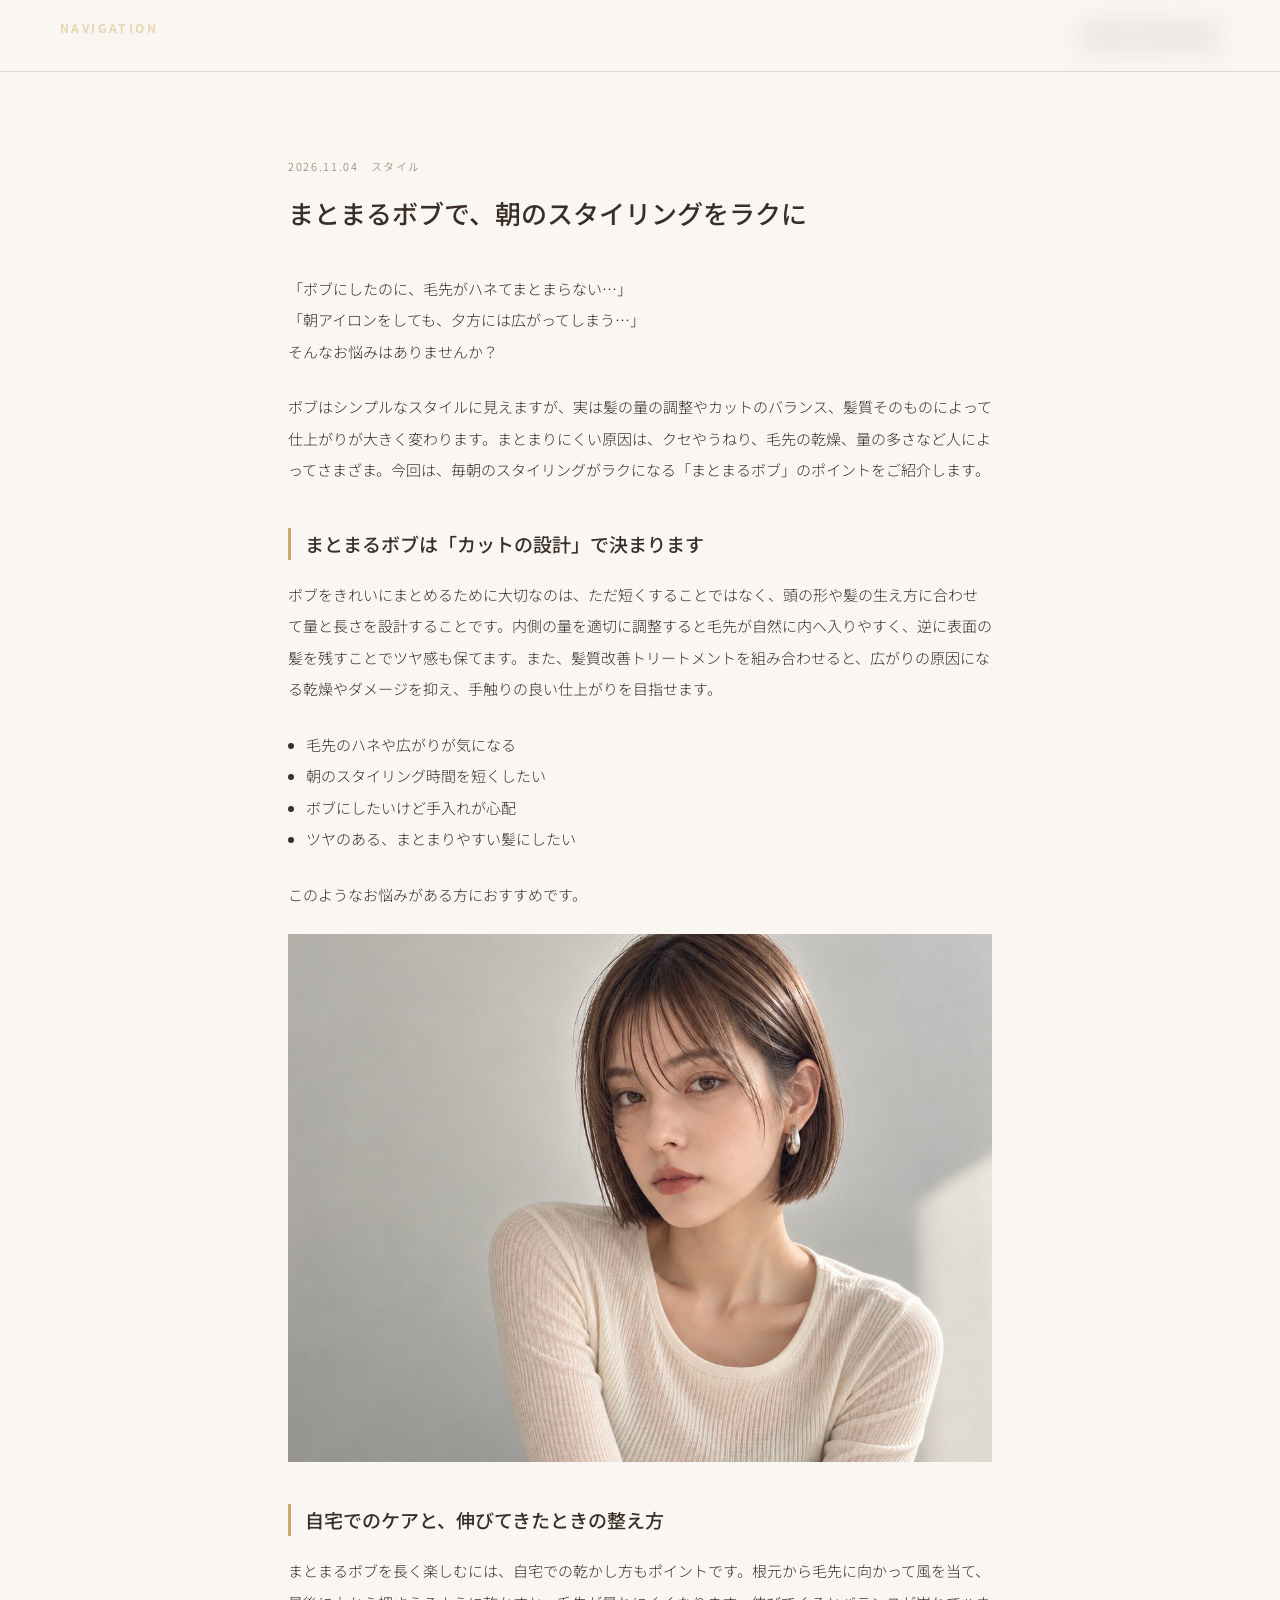
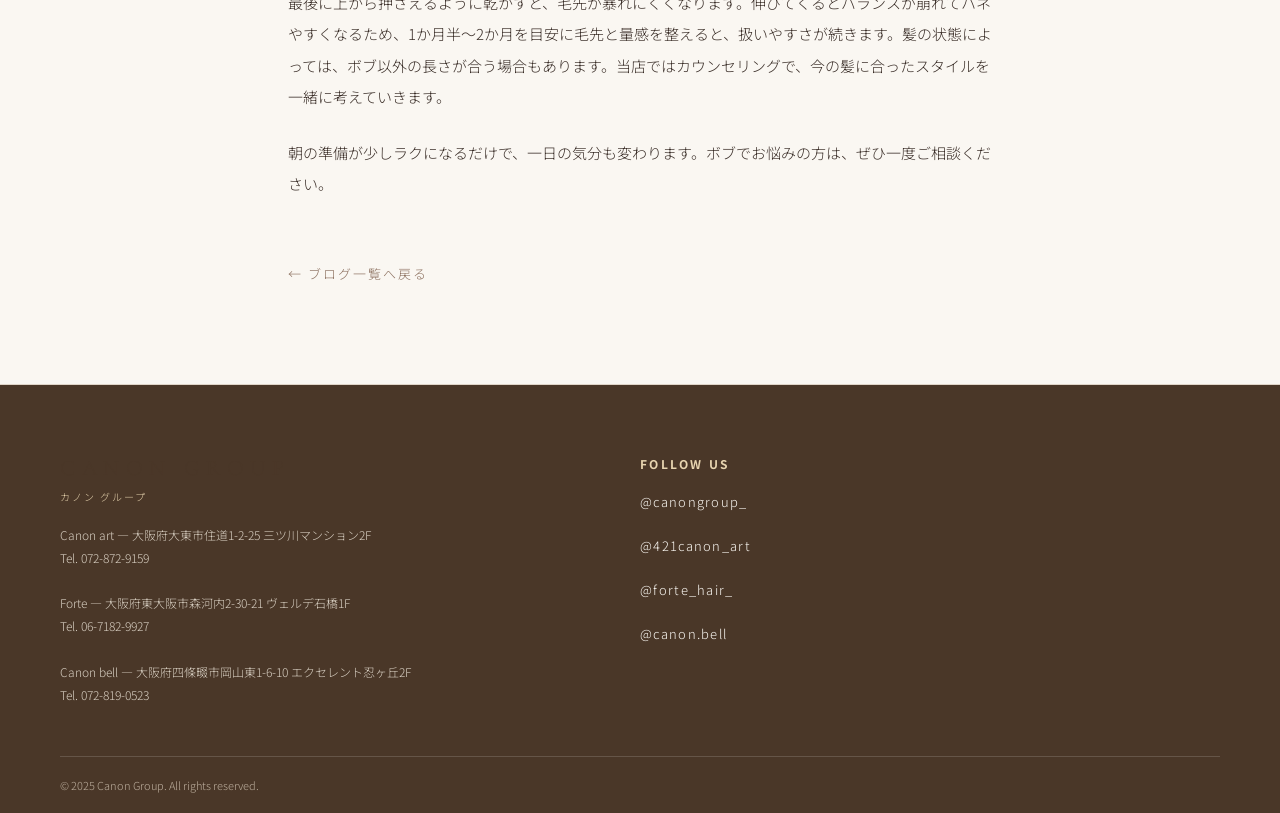
<file: blog/2026-11-04-bob.html>
<!DOCTYPE html>
<html lang="ja">
<head>
  <meta charset="UTF-8">
  <meta name="viewport" content="width=device-width, initial-scale=1.0">
  <title>まとまるボブで、朝のスタイリングをラクに｜Canon Group Blog</title>
  <meta name="description" content="ボブスタイルのご紹介。広がりやハネでお悩みの方へ、まとまりやすいボブのポイントを解説します。">
  <link rel="preconnect" href="https://fonts.googleapis.com">
  <link href="https://fonts.googleapis.com/css2?family=Cormorant+Garamond:ital,wght@0,300;0,400;1,300&family=Noto+Sans+JP:wght@300;400;500&family=Zen+Old+Mincho:wght@400;700&display=swap" rel="stylesheet">
  <style>
    *, *::before, *::after { box-sizing: border-box; margin: 0; padding: 0; }
    :root {
      --cream: #faf7f2;
      --white: #ffffff;
      --beige: #f0ebe2;
      --brown: #8b6f5e;
      --dark-brown: #4a3728;
      --gold: #c9a96e;
      --light-gold: #e8d5b0;
      --gray: #999;
      --text: #3a2e28;
      --border: #e0d5c8;
    }
    html { scroll-behavior: smooth; }
    body { background: var(--cream); color: var(--text); font-family: 'Noto Sans JP', sans-serif; font-weight: 300; overflow-x: hidden; }

    /* NAV */
    nav {
      position: fixed; top: 0; left: 0; right: 0; z-index: 100;
      background: rgba(250,247,242,0.92); backdrop-filter: blur(12px);
      border-bottom: 1px solid var(--border);
      display: flex; align-items: center; justify-content: space-between;
      padding: 0 60px; height: 72px;
    }
    .logo-wrap { display: flex; flex-direction: column; line-height: 1; text-decoration: none; }
    .logo-en { font-family: 'Cormorant Garamond', serif; font-size: 20px; letter-spacing: 0.3em; color: var(--dark-brown); }
    .logo-ja { font-size: 9px; letter-spacing: 0.2em; color: var(--brown); margin-top: 3px; }
    .nav-links { display: flex; gap: 40px; list-style: none; align-items: center; }
    .nav-links a { color: var(--text); text-decoration: none; font-size: 14px; letter-spacing: 0.15em; text-transform: uppercase; transition: color 0.3s; position: relative; }
    .nav-links a::after { content: ''; position: absolute; bottom: -4px; left: 0; right: 0; height: 1px; background: var(--gold); transform: scaleX(0); transition: transform 0.3s; }
    .nav-links a:hover { color: var(--brown); }
    .nav-links a:hover::after { transform: scaleX(1); }
    .nav-reserve { background: var(--dark-brown); color: var(--cream) !important; padding: 10px 24px; font-size: 11px; letter-spacing: 0.2em; text-decoration: none; transition: background 0.3s; }
    .nav-reserve:hover { background: var(--brown); }
    .nav-reserve::after { display: none !important; }

    /* HERO */
    .hero { height: 100vh; position: relative; display: flex; align-items: center; justify-content: center; overflow: hidden; background: var(--beige); }
    .hero-bg-img { position: absolute; inset: 0; width: 100%; height: 100%; object-fit: cover; object-position: center 20%; opacity: 0.55; }
    .hero-bg { position: absolute; inset: 0; background: linear-gradient(to bottom, rgba(74,55,40,0.3) 0%, rgba(74,55,40,0.5) 100%); z-index: 1; }
    .hero-circle { position: absolute; border-radius: 50%; border: 1px solid rgba(201,169,110,0.3); z-index: 2; }
    .hero-circle-1 { width: 600px; height: 600px; top: 50%; left: 50%; transform: translate(-50%,-50%); animation: rotate 40s linear infinite; }
    .hero-circle-2 { width: 420px; height: 420px; top: 50%; left: 50%; transform: translate(-50%,-50%); border-color: rgba(201,169,110,0.15); animation: rotate 30s linear infinite reverse; }
    @keyframes rotate { to { transform: translate(-50%,-50%) rotate(360deg); } }
    .hero-content { position: relative; z-index: 3; text-align: center; }
    .hero-label { font-size: 11px; letter-spacing: 0.5em; color: var(--light-gold); text-transform: uppercase; margin-bottom: 32px; animation: fadeIn 1.5s ease forwards; opacity: 0; }
    .hero-title { font-family: 'Cormorant Garamond', serif; font-size: clamp(64px, 10vw, 120px); font-weight: 300; line-height: 1; letter-spacing: 0.05em; color: var(--cream); animation: fadeIn 1.5s 0.3s ease forwards; opacity: 0; }
    .hero-title em { font-style: italic; color: var(--light-gold); }
    .hero-subtitle { font-family: 'Zen Old Mincho', serif; font-size: 16px; color: var(--cream); margin-top: 28px; letter-spacing: 0.3em; animation: fadeIn 1.5s 0.6s ease forwards; opacity: 0; }
    .hero-tagline { font-size: 12px; color: var(--light-gold); margin-top: 12px; letter-spacing: 0.25em; animation: fadeIn 1.5s 0.75s ease forwards; opacity: 0; }
    .hero-line { width: 1px; height: 80px; background: linear-gradient(to bottom, var(--gold), transparent); margin: 48px auto 0; animation: fadeIn 1.5s 0.9s ease forwards; opacity: 0; }
    @keyframes fadeIn { to { opacity: 1; } }
    .scroll-hint { position: absolute; bottom: 40px; left: 50%; transform: translateX(-50%); display: flex; flex-direction: column; align-items: center; gap: 10px; font-size: 9px; letter-spacing: 0.4em; color: rgba(255,255,255,0.5); animation: fadeIn 2s 1.5s ease forwards; opacity: 0; }
    .scroll-bar { width: 1px; height: 48px; background: linear-gradient(to bottom, var(--gold), transparent); animation: scrollAnim 2s 2s ease-in-out infinite; }
    @keyframes scrollAnim { 0% { transform: scaleY(0); transform-origin: top; opacity:1; } 50% { transform: scaleY(1); transform-origin: top; opacity:1; } 100% { transform: scaleY(1); transform-origin: bottom; opacity:0; } }

    /* CONCEPT */
    .concept { padding: 140px 80px; max-width: 1100px; margin: 0 auto; display: grid; grid-template-columns: 1fr 1fr; gap: 100px; align-items: center; }
    .section-en { font-family: 'Cormorant Garamond', serif; font-size: clamp(40px, 5vw, 64px); font-weight: 300; color: var(--dark-brown); line-height: 1.1; }
    .section-label { font-size: 10px; letter-spacing: 0.4em; color: var(--gold); text-transform: uppercase; margin-bottom: 20px; }
    .ornament { display: flex; align-items: center; gap: 16px; margin: 32px 0; }
    .ornament-line { height: 1px; width: 48px; background: var(--gold); }
    .ornament-diamond { width: 6px; height: 6px; background: var(--gold); transform: rotate(45deg); }
    .concept-body { font-size: 18px; line-height: 2.8; color: var(--brown); font-family: 'Zen Old Mincho', serif; }

    /* SALON — y.be風横並び */
    .salons-section { background: var(--white); padding: 120px 0; }
    .section-header { text-align: center; margin-bottom: 80px; padding: 0 80px; }
    .section-header .section-en { display: block; }
    .section-header .section-label { display: block; margin-bottom: 16px; }

    .salon-list { display: flex; flex-direction: column; }

    .salon-row {
      display: grid;
      grid-template-columns: 1fr 1fr;
      border-top: 1px solid var(--border);
      min-height: 500px;
    }
    .salon-row:last-child { border-bottom: 1px solid var(--border); }
    .salon-row.reverse .salon-photo { order: 2; }
    .salon-row.reverse .salon-info  { order: 1; }

    .salon-photo { position: relative; overflow: hidden; background: var(--beige); }
    .salon-photo img { width: 100%; height: 100%; object-fit: cover; display: block; transition: transform 0.7s ease; }
    .salon-row:hover .salon-photo img { transform: scale(1.04); }

    .salon-info { padding: 64px 72px; display: flex; flex-direction: column; justify-content: center; background: var(--cream); }

    .salon-name-en { font-family: 'Cormorant Garamond', serif; font-size: 40px; font-weight: 300; color: var(--dark-brown); letter-spacing: 0.08em; margin-bottom: 4px; }
    .salon-name-ja { font-size: 11px; color: var(--brown); letter-spacing: 0.25em; margin-bottom: 36px; }

    .salon-info-row { display: flex; gap: 16px; font-size: 13px; line-height: 1.9; color: var(--text); margin-bottom: 10px; align-items: flex-start; }
    .salon-info-label { font-size: 9px; letter-spacing: 0.2em; color: var(--gold); text-transform: uppercase; min-width: 40px; padding-top: 3px; flex-shrink: 0; }
    .salon-divider { height: 1px; background: var(--border); margin: 24px 0; }
    .salon-map { width: 100%; height: 180px; border: none; display: block; filter: grayscale(15%); }
    .salon-map-wrap { display: block; margin-top: 24px; position: relative; text-decoration: none; overflow: hidden; }
    .salon-map-wrap::after { content: 'Google マップで開く →'; position: absolute; inset: 0; display: flex; align-items: center; justify-content: center; background: rgba(74,55,40,0); color: transparent; font-size: 12px; letter-spacing: 0.15em; transition: background 0.3s, color 0.3s; }
    .salon-map-wrap:hover::after { background: rgba(74,55,40,0.55); color: var(--cream); }
    .salon-map-wrap iframe { pointer-events: none; }

    /* ボタン */
    .salon-btns { display: flex; flex-direction: column; gap: 10px; margin-top: 28px; }
    .btn { display: flex; align-items: center; justify-content: center; gap: 8px; text-decoration: none; padding: 13px; font-size: 11px; letter-spacing: 0.2em; transition: opacity 0.3s, background 0.3s; }
    .btn-map { background: var(--beige); color: var(--dark-brown); border: 1px solid var(--border); }
    .btn-map:hover { background: var(--border); }
    .btn-hotpepper { background: var(--gold); color: var(--dark-brown); }
    .btn-hotpepper:hover { opacity: 0.8; }
    .btn-instagram { background: var(--dark-brown); color: var(--cream); }
    .btn-instagram:hover { background: var(--brown); }
    .btn-icon { width: 16px; height: 16px; flex-shrink: 0; }

    /* RECRUIT */
    .recruit-section { background: var(--dark-brown); padding: 120px 80px; text-align: center; position: relative; overflow: hidden; }
    .recruit-section::before { content: 'JOIN US'; position: absolute; top: 50%; left: 50%; transform: translate(-50%,-50%); font-family: 'Cormorant Garamond', serif; font-size: 200px; color: rgba(255,255,255,0.03); white-space: nowrap; letter-spacing: 0.1em; pointer-events: none; }
    .recruit-section .section-label { color: var(--light-gold); }
    .recruit-section .section-en { color: var(--cream); }
    .recruit-desc { font-size: 14px; color: rgba(250,247,242,0.6); line-height: 2.4; margin: 32px 0 48px; font-family: 'Zen Old Mincho', serif; }
    .recruit-sns { display: flex; justify-content: center; gap: 20px; flex-wrap: wrap; }
    .recruit-btn { display: inline-flex; align-items: center; gap: 10px; border: 1px solid var(--light-gold); color: var(--light-gold); text-decoration: none; padding: 16px 40px; font-size: 11px; letter-spacing: 0.25em; transition: background 0.3s, color 0.3s; }
    .recruit-btn:hover { background: var(--light-gold); color: var(--dark-brown); }

    /* FOOTER */
    footer { background: var(--cream); border-top: 1px solid var(--border); padding: 80px; }
    .footer-inner { max-width: 1100px; margin: 0 auto; display: grid; grid-template-columns: 2fr 1fr 1fr; gap: 80px; }
    .footer-logo-en { font-family: 'Cormorant Garamond', serif; font-size: 32px; letter-spacing: 0.2em; color: var(--dark-brown); margin-bottom: 8px; }
    .footer-logo-ja { font-size: 11px; color: var(--brown); letter-spacing: 0.2em; margin-bottom: 28px; }
    .footer-address { font-size: 12px; color: var(--brown); line-height: 2.2; }
    .footer-nav h4 { font-size: 10px; letter-spacing: 0.3em; color: var(--gold); text-transform: uppercase; margin-bottom: 20px; }
    .footer-nav ul { list-style: none; display: flex; flex-direction: column; gap: 10px; }
    .footer-nav a { color: var(--brown); text-decoration: none; font-size: 12px; letter-spacing: 0.1em; transition: color 0.3s; }
    .footer-nav a:hover { color: var(--dark-brown); }
    .footer-bottom { max-width: 1100px; margin: 60px auto 0; padding-top: 32px; border-top: 1px solid var(--border); display: flex; justify-content: space-between; font-size: 11px; color: var(--gray); }
    .footer-bottom a { color: var(--gray); text-decoration: none; }

    /* REVEAL */
    .reveal { opacity: 0; transform: translateY(32px); transition: opacity 0.9s ease, transform 0.9s ease; }
    .reveal.visible { opacity: 1; transform: none; }
    .reveal-delay-1 { transition-delay: 0.1s; }
    .reveal-delay-2 { transition-delay: 0.2s; }

    /* RESPONSIVE */
    @media (max-width: 960px) {
      nav { padding: 0 24px; }
      .nav-links, .nav-reserve { display: none; }
      .concept { grid-template-columns: 1fr; padding: 80px 28px; gap: 48px; }
      .salons-section { padding: 80px 0; }
      .section-header { padding: 0 28px; }
      .salon-row { grid-template-columns: 1fr; min-height: auto; }
      .salon-row.reverse .salon-photo { order: 0; }
      .salon-row.reverse .salon-info  { order: 0; }
      .salon-photo { height: 260px; }
      .salon-info { padding: 40px 28px; }
      .recruit-section { padding: 80px 28px; }
      .recruit-sns { flex-direction: column; align-items: center; }
      footer { padding: 60px 28px; }
      .footer-inner { grid-template-columns: 1fr; gap: 40px; }
      .footer-bottom { flex-direction: column; gap: 8px; }
    }
  
    /* BLOG */
    .blog-hero { padding: 160px 60px 60px; text-align: center; background: var(--beige); }
    .blog-hero h1 { font-family: 'Cormorant Garamond', serif; font-size: 42px; letter-spacing: 0.25em; color: var(--dark-brown); font-weight: 400; }
    .blog-hero p { margin-top: 14px; font-size: 13px; letter-spacing: 0.2em; color: var(--brown); }
    .blog-list { max-width: 1080px; margin: 0 auto; padding: 60px 28px 100px; display: grid; grid-template-columns: repeat(auto-fill, minmax(300px, 1fr)); gap: 36px; }
    .blog-card { background: var(--white); border: 1px solid var(--border); text-decoration: none; color: var(--text); display: block; transition: transform .3s, box-shadow .3s; }
    .blog-card:hover { transform: translateY(-4px); box-shadow: 0 12px 30px rgba(74,55,40,.12); }
    .blog-card img { width: 100%; height: 200px; object-fit: cover; display: block; }
    .blog-card-body { padding: 22px 24px 26px; }
    .blog-meta { font-size: 11px; letter-spacing: .15em; color: var(--brown); display: flex; gap: 12px; }
    .blog-shop { background: var(--beige); padding: 2px 8px; color: var(--dark-brown); }
    .blog-card h2 { font-size: 17px; font-weight: 500; line-height: 1.7; margin-top: 12px; }
    .blog-card p { font-size: 13px; line-height: 1.9; color: #6b5d52; margin-top: 8px; }
    .article { max-width: 760px; margin: 0 auto; padding: 150px 28px 100px; }
    .article h1 { font-size: 26px; font-weight: 500; line-height: 1.8; margin: 16px 0 8px; }
    .article .blog-meta { margin-top: 8px; }
    .article-body { margin-top: 36px; font-size: 15px; line-height: 2.1; }
    .article-body p { margin-bottom: 1.6em; }
    .article-body h2 { font-size: 19px; font-weight: 500; margin: 2.2em 0 1em; padding-left: 14px; border-left: 3px solid var(--gold); line-height: 1.7; }
    .article-body ul { margin: 0 0 1.6em 1.2em; }
    .article-body img { width: 100%; margin: 1em 0 2em; display: block; }
    .article-back { display: inline-block; margin-top: 40px; color: var(--brown); text-decoration: none; font-size: 13px; letter-spacing: .15em; }
    footer { background: var(--dark-brown); color: var(--cream); padding: 70px 60px 0; }
    .footer-inner { display: grid; grid-template-columns: 2fr 1fr 1fr; gap: 40px; max-width: 1200px; margin: 0 auto; }
    .footer-logo-en { font-family: 'Cormorant Garamond', serif; font-size: 22px; letter-spacing: .3em; }
    .footer-logo-ja { font-size: 10px; letter-spacing: .2em; color: var(--light-gold); margin: 4px 0 20px; }
    .footer-address { font-size: 12px; line-height: 1.9; color: #d8cfc2; }
    .footer-nav h4 { font-size: 12px; letter-spacing: .2em; margin-bottom: 16px; color: var(--light-gold); }
    .footer-nav ul { list-style: none; }
    .footer-nav li { margin-bottom: 10px; }
    .footer-nav a { color: var(--cream); text-decoration: none; font-size: 13px; }
    .footer-bottom { border-top: 1px solid rgba(255,255,255,.15); margin-top: 50px; padding: 20px 0; display: flex; justify-content: space-between; font-size: 11px; color: #bcae9d; max-width: 1200px; margin-left: auto; margin-right: auto; }
    .footer-bottom a { color: #bcae9d; text-decoration: none; }
    @media (max-width: 768px) { .blog-hero { padding: 130px 24px 44px; } .footer-inner { grid-template-columns: 1fr; } footer { padding: 60px 28px 0; } }
  </style>
</head>
<body>

  <nav>
    <a href="../index.html" class="logo-wrap">
      <span class="logo-en">CANON GROUP</span>
      <span class="logo-ja">カノン グループ</span>
    </a>
    <ul class="nav-links">
      <li><a href="../index.html#concept">About</a></li>
      <li><a href="../index.html#salons">Salon</a></li>
      <li><a href="../blog/index.html">Blog</a></li>
      <li><a href="../recruit.html">Recruit</a></li>
      <li><a href="https://www.instagram.com/canongroup_/" target="_blank">Instagram</a></li>
    </ul>
    <a href="../index.html#salons" class="nav-reserve">ご予約はこちら</a>
  </nav>

  <main class="article">
    <div class="blog-meta"><span>2026.11.04</span><span>スタイル</span></div>
    <h1>まとまるボブで、朝のスタイリングをラクに</h1>
    <div class="article-body">
        <p>「ボブにしたのに、毛先がハネてまとまらない…」<br>「朝アイロンをしても、夕方には広がってしまう…」<br>そんなお悩みはありませんか？</p>
        <p>ボブはシンプルなスタイルに見えますが、実は髪の量の調整やカットのバランス、髪質そのものによって仕上がりが大きく変わります。まとまりにくい原因は、クセやうねり、毛先の乾燥、量の多さなど人によってさまざま。今回は、毎朝のスタイリングがラクになる「まとまるボブ」のポイントをご紹介します。</p>
        <h2>まとまるボブは「カットの設計」で決まります</h2>
        <p>ボブをきれいにまとめるために大切なのは、ただ短くすることではなく、頭の形や髪の生え方に合わせて量と長さを設計することです。内側の量を適切に調整すると毛先が自然に内へ入りやすく、逆に表面の髪を残すことでツヤ感も保てます。また、髪質改善トリートメントを組み合わせると、広がりの原因になる乾燥やダメージを抑え、手触りの良い仕上がりを目指せます。</p>
        <ul>
          <li>毛先のハネや広がりが気になる</li>
          <li>朝のスタイリング時間を短くしたい</li>
          <li>ボブにしたいけど手入れが心配</li>
          <li>ツヤのある、まとまりやすい髪にしたい</li>
        </ul>
        <p>このようなお悩みがある方におすすめです。</p>
        <img src="../images/blog/2026-11-04-bob.jpg" alt="明るめブラウンのまとまるボブスタイル">
        <h2>自宅でのケアと、伸びてきたときの整え方</h2>
        <p>まとまるボブを長く楽しむには、自宅での乾かし方もポイントです。根元から毛先に向かって風を当て、最後に上から押さえるように乾かすと、毛先が暴れにくくなります。伸びてくるとバランスが崩れてハネやすくなるため、1か月半〜2か月を目安に毛先と量感を整えると、扱いやすさが続きます。髪の状態によっては、ボブ以外の長さが合う場合もあります。当店ではカウンセリングで、今の髪に合ったスタイルを一緒に考えていきます。</p>
        <p>朝の準備が少しラクになるだけで、一日の気分も変わります。ボブでお悩みの方は、ぜひ一度ご相談ください。</p>
    </div>
    <a class="article-back" href="index.html">← ブログ一覧へ戻る</a>
  </main>

  <footer>
    <div class="footer-inner">
      <div>
        <div class="footer-logo-en">CANON GROUP</div>
        <div class="footer-logo-ja">カノン グループ</div>
        <div class="footer-address">
          Canon art — 大阪府大東市住道1-2-25 三ツ川マンション2F<br>Tel. 072-872-9159<br><br>
          Forte — 大阪府東大阪市森河内2-30-21 ヴェルデ石橋1F<br>Tel. 06-7182-9927<br><br>
          Canon bell — 大阪府四條畷市岡山東1-6-10 エクセレント忍ヶ丘2F<br>Tel. 072-819-0523
        </div>
      </div>
      <nav class="footer-nav">
        <h4>Navigation</h4>
        <ul>
          <li><a href="../index.html#concept">About</a></li>
          <li><a href="../index.html#salons">Salon</a></li>
          <li><a href="index.html">Blog</a></li>
          <li><a href="../recruit.html">Recruit</a></li>
        </ul>
      </nav>
      <div class="footer-nav">
        <h4>Follow Us</h4>
        <ul>
          <li><a href="https://www.instagram.com/canongroup_/" target="_blank">@canongroup_</a></li>
          <li><a href="https://www.instagram.com/421canon_art/" target="_blank">@421canon_art</a></li>
          <li><a href="https://www.instagram.com/forte_hair_/" target="_blank">@forte_hair_</a></li>
          <li><a href="https://www.instagram.com/canon.bell/" target="_blank">@canon.bell</a></li>
        </ul>
      </div>
    </div>
    <div class="footer-bottom">
      <span>© 2025 Canon Group. All rights reserved.</span>
    </div>
  </footer>
</body>
</html>
</file>
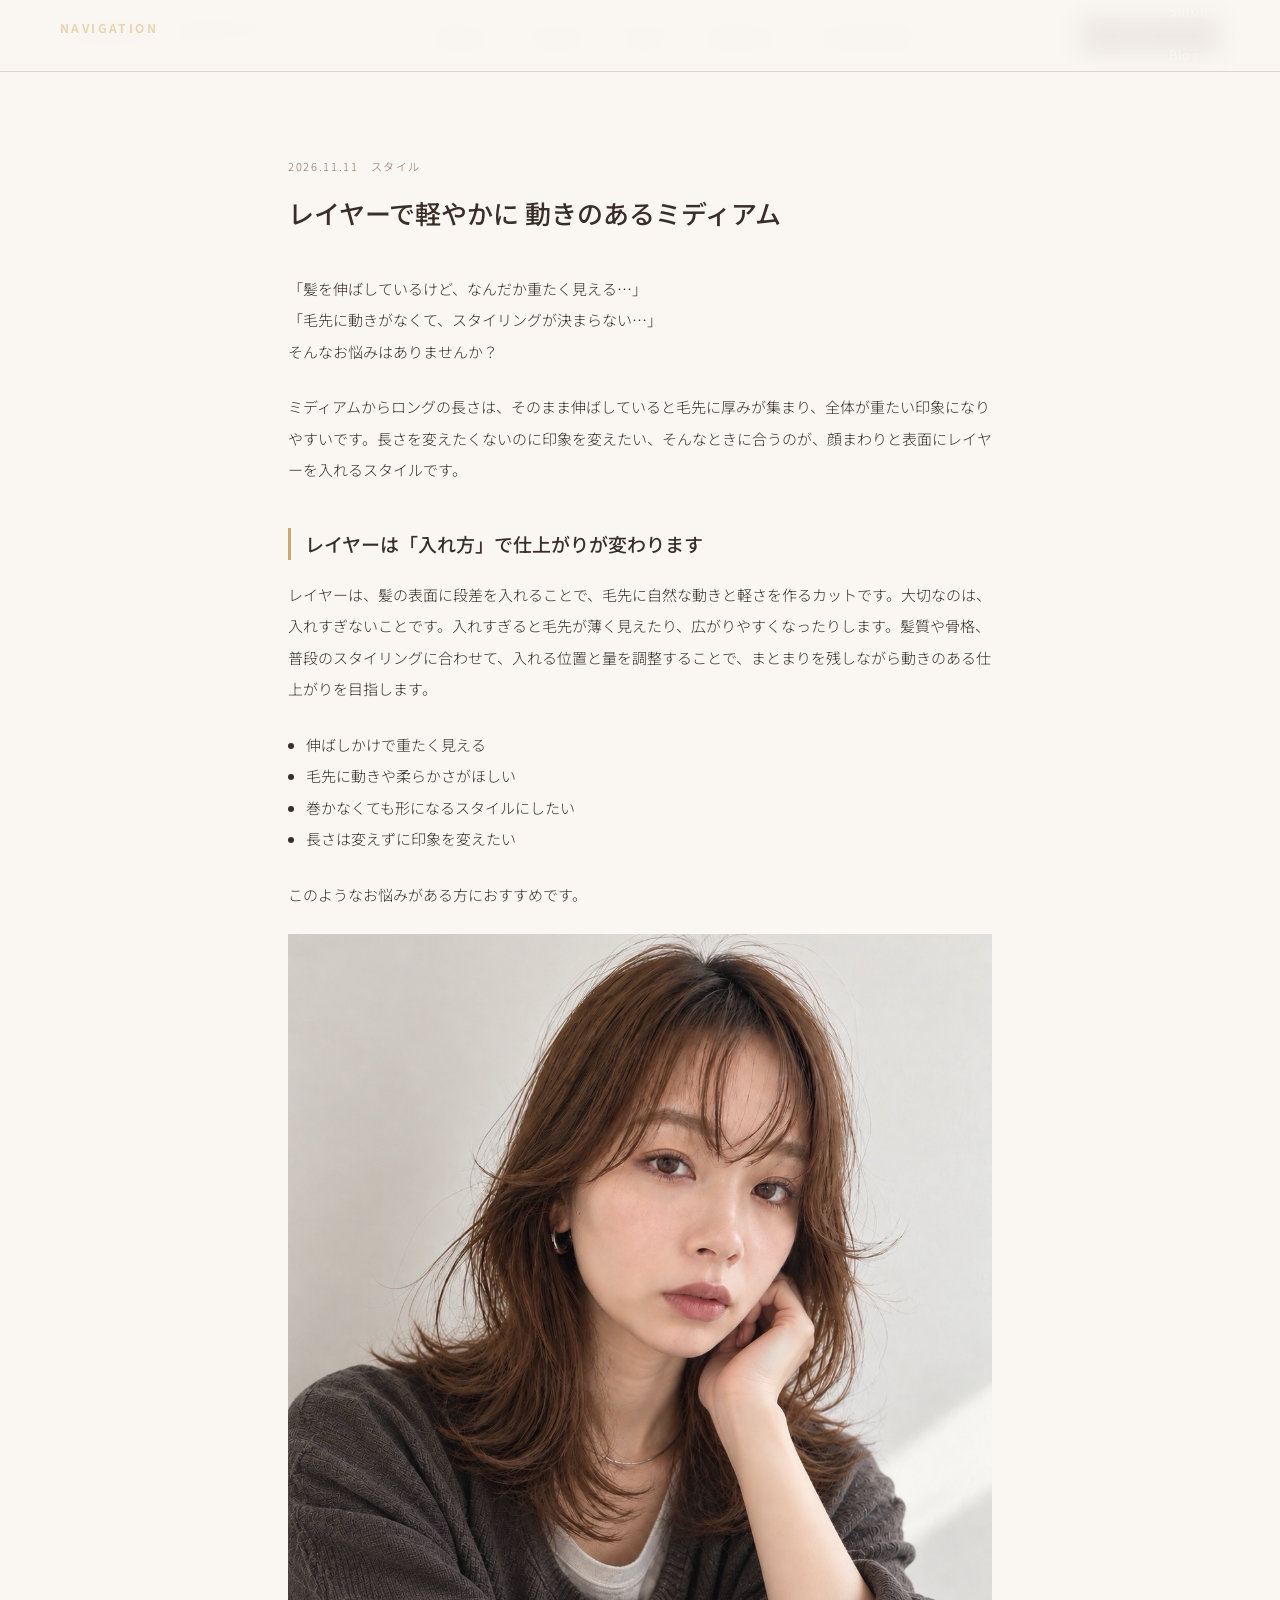
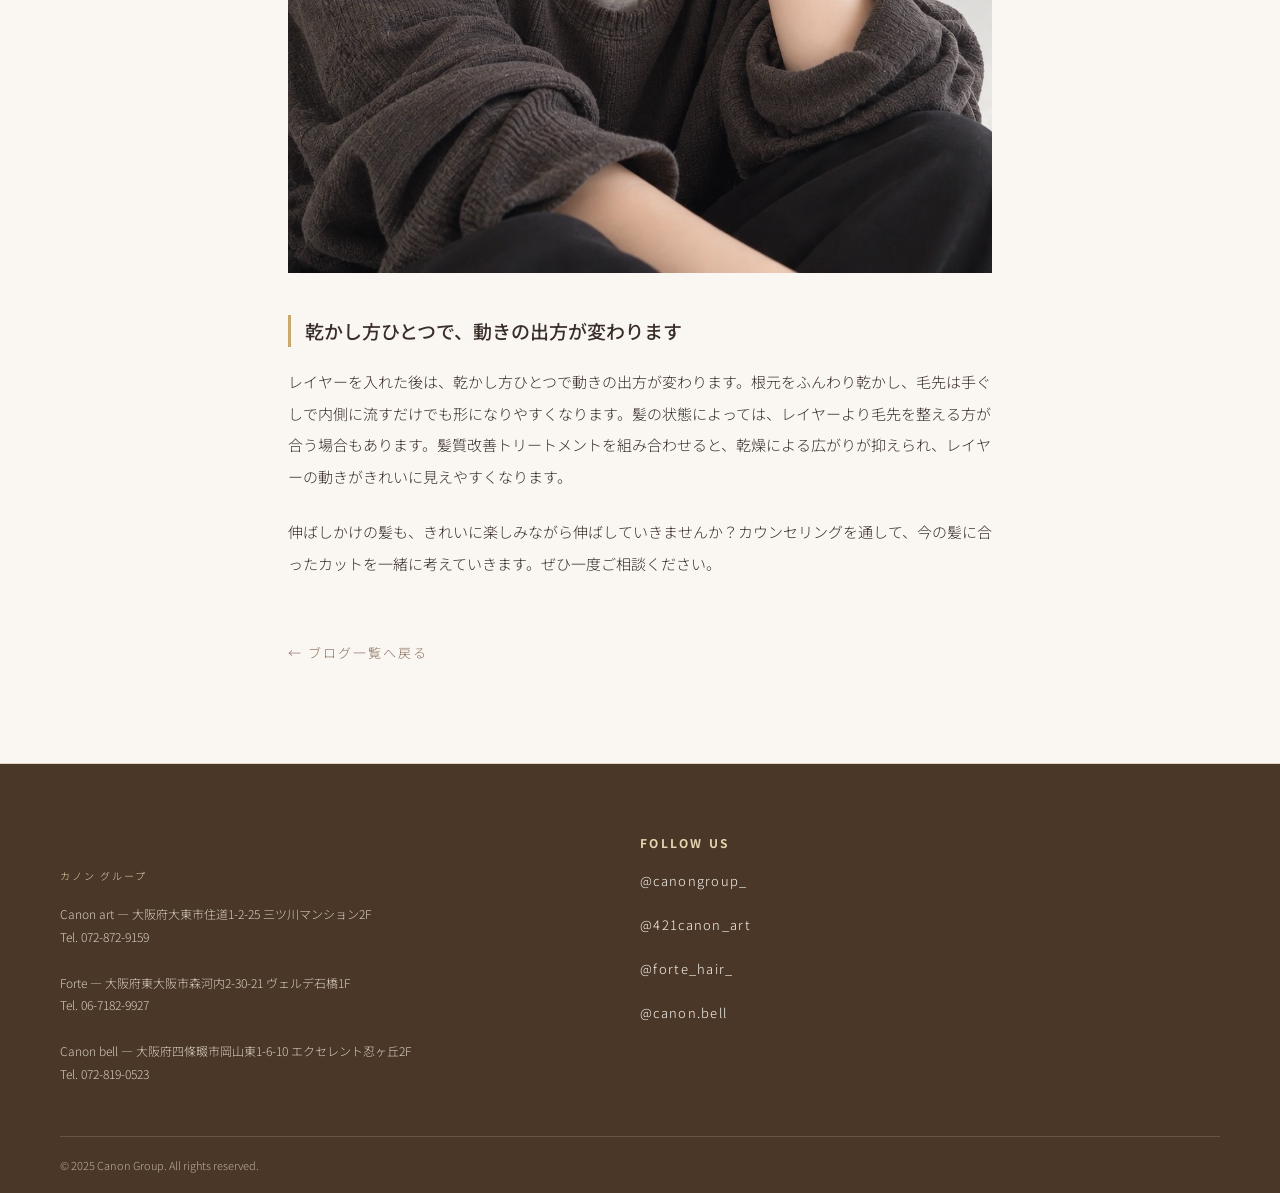
<file: blog/2026-11-11-layered.html>
<!DOCTYPE html>
<html lang="ja">
<head>
  <meta charset="UTF-8">
  <meta name="viewport" content="width=device-width, initial-scale=1.0">
  <title>レイヤーで軽やかに 動きのあるミディアム｜Canon Group Blog</title>
  <meta name="description" content="レイヤースタイルのご紹介。伸ばしかけで重たく見える髪に、動きと軽さを出すレイヤーカットのポイントを解説します。">
  <link rel="preconnect" href="https://fonts.googleapis.com">
  <link href="https://fonts.googleapis.com/css2?family=Cormorant+Garamond:ital,wght@0,300;0,400;1,300&family=Noto+Sans+JP:wght@300;400;500&family=Zen+Old+Mincho:wght@400;700&display=swap" rel="stylesheet">
  <style>
    *, *::before, *::after { box-sizing: border-box; margin: 0; padding: 0; }
    :root {
      --cream: #faf7f2;
      --white: #ffffff;
      --beige: #f0ebe2;
      --brown: #8b6f5e;
      --dark-brown: #4a3728;
      --gold: #c9a96e;
      --light-gold: #e8d5b0;
      --gray: #999;
      --text: #3a2e28;
      --border: #e0d5c8;
    }
    html { scroll-behavior: smooth; }
    body { background: var(--cream); color: var(--text); font-family: 'Noto Sans JP', sans-serif; font-weight: 300; overflow-x: hidden; }

    /* NAV */
    nav {
      position: fixed; top: 0; left: 0; right: 0; z-index: 100;
      background: rgba(250,247,242,0.92); backdrop-filter: blur(12px);
      border-bottom: 1px solid var(--border);
      display: flex; align-items: center; justify-content: space-between;
      padding: 0 60px; height: 72px;
    }
    .logo-wrap { display: flex; flex-direction: column; line-height: 1; text-decoration: none; }
    .logo-en { font-family: 'Cormorant Garamond', serif; font-size: 20px; letter-spacing: 0.3em; color: var(--dark-brown); }
    .logo-ja { font-size: 9px; letter-spacing: 0.2em; color: var(--brown); margin-top: 3px; }
    .nav-links { display: flex; gap: 40px; list-style: none; align-items: center; }
    .nav-links a { color: var(--text); text-decoration: none; font-size: 14px; letter-spacing: 0.15em; text-transform: uppercase; transition: color 0.3s; position: relative; }
    .nav-links a::after { content: ''; position: absolute; bottom: -4px; left: 0; right: 0; height: 1px; background: var(--gold); transform: scaleX(0); transition: transform 0.3s; }
    .nav-links a:hover { color: var(--brown); }
    .nav-links a:hover::after { transform: scaleX(1); }
    .nav-reserve { background: var(--dark-brown); color: var(--cream) !important; padding: 10px 24px; font-size: 11px; letter-spacing: 0.2em; text-decoration: none; transition: background 0.3s; }
    .nav-reserve:hover { background: var(--brown); }
    .nav-reserve::after { display: none !important; }

    /* HERO */
    .hero { height: 100vh; position: relative; display: flex; align-items: center; justify-content: center; overflow: hidden; background: var(--beige); }
    .hero-bg-img { position: absolute; inset: 0; width: 100%; height: 100%; object-fit: cover; object-position: center 20%; opacity: 0.55; }
    .hero-bg { position: absolute; inset: 0; background: linear-gradient(to bottom, rgba(74,55,40,0.3) 0%, rgba(74,55,40,0.5) 100%); z-index: 1; }
    .hero-circle { position: absolute; border-radius: 50%; border: 1px solid rgba(201,169,110,0.3); z-index: 2; }
    .hero-circle-1 { width: 600px; height: 600px; top: 50%; left: 50%; transform: translate(-50%,-50%); animation: rotate 40s linear infinite; }
    .hero-circle-2 { width: 420px; height: 420px; top: 50%; left: 50%; transform: translate(-50%,-50%); border-color: rgba(201,169,110,0.15); animation: rotate 30s linear infinite reverse; }
    @keyframes rotate { to { transform: translate(-50%,-50%) rotate(360deg); } }
    .hero-content { position: relative; z-index: 3; text-align: center; }
    .hero-label { font-size: 11px; letter-spacing: 0.5em; color: var(--light-gold); text-transform: uppercase; margin-bottom: 32px; animation: fadeIn 1.5s ease forwards; opacity: 0; }
    .hero-title { font-family: 'Cormorant Garamond', serif; font-size: clamp(64px, 10vw, 120px); font-weight: 300; line-height: 1; letter-spacing: 0.05em; color: var(--cream); animation: fadeIn 1.5s 0.3s ease forwards; opacity: 0; }
    .hero-title em { font-style: italic; color: var(--light-gold); }
    .hero-subtitle { font-family: 'Zen Old Mincho', serif; font-size: 16px; color: var(--cream); margin-top: 28px; letter-spacing: 0.3em; animation: fadeIn 1.5s 0.6s ease forwards; opacity: 0; }
    .hero-tagline { font-size: 12px; color: var(--light-gold); margin-top: 12px; letter-spacing: 0.25em; animation: fadeIn 1.5s 0.75s ease forwards; opacity: 0; }
    .hero-line { width: 1px; height: 80px; background: linear-gradient(to bottom, var(--gold), transparent); margin: 48px auto 0; animation: fadeIn 1.5s 0.9s ease forwards; opacity: 0; }
    @keyframes fadeIn { to { opacity: 1; } }
    .scroll-hint { position: absolute; bottom: 40px; left: 50%; transform: translateX(-50%); display: flex; flex-direction: column; align-items: center; gap: 10px; font-size: 9px; letter-spacing: 0.4em; color: rgba(255,255,255,0.5); animation: fadeIn 2s 1.5s ease forwards; opacity: 0; }
    .scroll-bar { width: 1px; height: 48px; background: linear-gradient(to bottom, var(--gold), transparent); animation: scrollAnim 2s 2s ease-in-out infinite; }
    @keyframes scrollAnim { 0% { transform: scaleY(0); transform-origin: top; opacity:1; } 50% { transform: scaleY(1); transform-origin: top; opacity:1; } 100% { transform: scaleY(1); transform-origin: bottom; opacity:0; } }

    /* CONCEPT */
    .concept { padding: 140px 80px; max-width: 1100px; margin: 0 auto; display: grid; grid-template-columns: 1fr 1fr; gap: 100px; align-items: center; }
    .section-en { font-family: 'Cormorant Garamond', serif; font-size: clamp(40px, 5vw, 64px); font-weight: 300; color: var(--dark-brown); line-height: 1.1; }
    .section-label { font-size: 10px; letter-spacing: 0.4em; color: var(--gold); text-transform: uppercase; margin-bottom: 20px; }
    .ornament { display: flex; align-items: center; gap: 16px; margin: 32px 0; }
    .ornament-line { height: 1px; width: 48px; background: var(--gold); }
    .ornament-diamond { width: 6px; height: 6px; background: var(--gold); transform: rotate(45deg); }
    .concept-body { font-size: 18px; line-height: 2.8; color: var(--brown); font-family: 'Zen Old Mincho', serif; }

    /* SALON — y.be風横並び */
    .salons-section { background: var(--white); padding: 120px 0; }
    .section-header { text-align: center; margin-bottom: 80px; padding: 0 80px; }
    .section-header .section-en { display: block; }
    .section-header .section-label { display: block; margin-bottom: 16px; }

    .salon-list { display: flex; flex-direction: column; }

    .salon-row {
      display: grid;
      grid-template-columns: 1fr 1fr;
      border-top: 1px solid var(--border);
      min-height: 500px;
    }
    .salon-row:last-child { border-bottom: 1px solid var(--border); }
    .salon-row.reverse .salon-photo { order: 2; }
    .salon-row.reverse .salon-info  { order: 1; }

    .salon-photo { position: relative; overflow: hidden; background: var(--beige); }
    .salon-photo img { width: 100%; height: 100%; object-fit: cover; display: block; transition: transform 0.7s ease; }
    .salon-row:hover .salon-photo img { transform: scale(1.04); }

    .salon-info { padding: 64px 72px; display: flex; flex-direction: column; justify-content: center; background: var(--cream); }

    .salon-name-en { font-family: 'Cormorant Garamond', serif; font-size: 40px; font-weight: 300; color: var(--dark-brown); letter-spacing: 0.08em; margin-bottom: 4px; }
    .salon-name-ja { font-size: 11px; color: var(--brown); letter-spacing: 0.25em; margin-bottom: 36px; }

    .salon-info-row { display: flex; gap: 16px; font-size: 13px; line-height: 1.9; color: var(--text); margin-bottom: 10px; align-items: flex-start; }
    .salon-info-label { font-size: 9px; letter-spacing: 0.2em; color: var(--gold); text-transform: uppercase; min-width: 40px; padding-top: 3px; flex-shrink: 0; }
    .salon-divider { height: 1px; background: var(--border); margin: 24px 0; }
    .salon-map { width: 100%; height: 180px; border: none; display: block; filter: grayscale(15%); }
    .salon-map-wrap { display: block; margin-top: 24px; position: relative; text-decoration: none; overflow: hidden; }
    .salon-map-wrap::after { content: 'Google マップで開く →'; position: absolute; inset: 0; display: flex; align-items: center; justify-content: center; background: rgba(74,55,40,0); color: transparent; font-size: 12px; letter-spacing: 0.15em; transition: background 0.3s, color 0.3s; }
    .salon-map-wrap:hover::after { background: rgba(74,55,40,0.55); color: var(--cream); }
    .salon-map-wrap iframe { pointer-events: none; }

    /* ボタン */
    .salon-btns { display: flex; flex-direction: column; gap: 10px; margin-top: 28px; }
    .btn { display: flex; align-items: center; justify-content: center; gap: 8px; text-decoration: none; padding: 13px; font-size: 11px; letter-spacing: 0.2em; transition: opacity 0.3s, background 0.3s; }
    .btn-map { background: var(--beige); color: var(--dark-brown); border: 1px solid var(--border); }
    .btn-map:hover { background: var(--border); }
    .btn-hotpepper { background: var(--gold); color: var(--dark-brown); }
    .btn-hotpepper:hover { opacity: 0.8; }
    .btn-instagram { background: var(--dark-brown); color: var(--cream); }
    .btn-instagram:hover { background: var(--brown); }
    .btn-icon { width: 16px; height: 16px; flex-shrink: 0; }

    /* RECRUIT */
    .recruit-section { background: var(--dark-brown); padding: 120px 80px; text-align: center; position: relative; overflow: hidden; }
    .recruit-section::before { content: 'JOIN US'; position: absolute; top: 50%; left: 50%; transform: translate(-50%,-50%); font-family: 'Cormorant Garamond', serif; font-size: 200px; color: rgba(255,255,255,0.03); white-space: nowrap; letter-spacing: 0.1em; pointer-events: none; }
    .recruit-section .section-label { color: var(--light-gold); }
    .recruit-section .section-en { color: var(--cream); }
    .recruit-desc { font-size: 14px; color: rgba(250,247,242,0.6); line-height: 2.4; margin: 32px 0 48px; font-family: 'Zen Old Mincho', serif; }
    .recruit-sns { display: flex; justify-content: center; gap: 20px; flex-wrap: wrap; }
    .recruit-btn { display: inline-flex; align-items: center; gap: 10px; border: 1px solid var(--light-gold); color: var(--light-gold); text-decoration: none; padding: 16px 40px; font-size: 11px; letter-spacing: 0.25em; transition: background 0.3s, color 0.3s; }
    .recruit-btn:hover { background: var(--light-gold); color: var(--dark-brown); }

    /* FOOTER */
    footer { background: var(--cream); border-top: 1px solid var(--border); padding: 80px; }
    .footer-inner { max-width: 1100px; margin: 0 auto; display: grid; grid-template-columns: 2fr 1fr 1fr; gap: 80px; }
    .footer-logo-en { font-family: 'Cormorant Garamond', serif; font-size: 32px; letter-spacing: 0.2em; color: var(--dark-brown); margin-bottom: 8px; }
    .footer-logo-ja { font-size: 11px; color: var(--brown); letter-spacing: 0.2em; margin-bottom: 28px; }
    .footer-address { font-size: 12px; color: var(--brown); line-height: 2.2; }
    .footer-nav h4 { font-size: 10px; letter-spacing: 0.3em; color: var(--gold); text-transform: uppercase; margin-bottom: 20px; }
    .footer-nav ul { list-style: none; display: flex; flex-direction: column; gap: 10px; }
    .footer-nav a { color: var(--brown); text-decoration: none; font-size: 12px; letter-spacing: 0.1em; transition: color 0.3s; }
    .footer-nav a:hover { color: var(--dark-brown); }
    .footer-bottom { max-width: 1100px; margin: 60px auto 0; padding-top: 32px; border-top: 1px solid var(--border); display: flex; justify-content: space-between; font-size: 11px; color: var(--gray); }
    .footer-bottom a { color: var(--gray); text-decoration: none; }

    /* REVEAL */
    .reveal { opacity: 0; transform: translateY(32px); transition: opacity 0.9s ease, transform 0.9s ease; }
    .reveal.visible { opacity: 1; transform: none; }
    .reveal-delay-1 { transition-delay: 0.1s; }
    .reveal-delay-2 { transition-delay: 0.2s; }

    /* RESPONSIVE */
    @media (max-width: 960px) {
      nav { padding: 0 24px; }
      .nav-links, .nav-reserve { display: none; }
      .concept { grid-template-columns: 1fr; padding: 80px 28px; gap: 48px; }
      .salons-section { padding: 80px 0; }
      .section-header { padding: 0 28px; }
      .salon-row { grid-template-columns: 1fr; min-height: auto; }
      .salon-row.reverse .salon-photo { order: 0; }
      .salon-row.reverse .salon-info  { order: 0; }
      .salon-photo { height: 260px; }
      .salon-info { padding: 40px 28px; }
      .recruit-section { padding: 80px 28px; }
      .recruit-sns { flex-direction: column; align-items: center; }
      footer { padding: 60px 28px; }
      .footer-inner { grid-template-columns: 1fr; gap: 40px; }
      .footer-bottom { flex-direction: column; gap: 8px; }
    }
  
    /* BLOG */
    .blog-hero { padding: 160px 60px 60px; text-align: center; background: var(--beige); }
    .blog-hero h1 { font-family: 'Cormorant Garamond', serif; font-size: 42px; letter-spacing: 0.25em; color: var(--dark-brown); font-weight: 400; }
    .blog-hero p { margin-top: 14px; font-size: 13px; letter-spacing: 0.2em; color: var(--brown); }
    .blog-list { max-width: 1080px; margin: 0 auto; padding: 60px 28px 100px; display: grid; grid-template-columns: repeat(auto-fill, minmax(300px, 1fr)); gap: 36px; }
    .blog-card { background: var(--white); border: 1px solid var(--border); text-decoration: none; color: var(--text); display: block; transition: transform .3s, box-shadow .3s; }
    .blog-card:hover { transform: translateY(-4px); box-shadow: 0 12px 30px rgba(74,55,40,.12); }
    .blog-card img { width: 100%; height: 200px; object-fit: cover; display: block; }
    .blog-card-body { padding: 22px 24px 26px; }
    .blog-meta { font-size: 11px; letter-spacing: .15em; color: var(--brown); display: flex; gap: 12px; }
    .blog-shop { background: var(--beige); padding: 2px 8px; color: var(--dark-brown); }
    .blog-card h2 { font-size: 17px; font-weight: 500; line-height: 1.7; margin-top: 12px; }
    .blog-card p { font-size: 13px; line-height: 1.9; color: #6b5d52; margin-top: 8px; }
    .article { max-width: 760px; margin: 0 auto; padding: 150px 28px 100px; }
    .article h1 { font-size: 26px; font-weight: 500; line-height: 1.8; margin: 16px 0 8px; }
    .article .blog-meta { margin-top: 8px; }
    .article-body { margin-top: 36px; font-size: 15px; line-height: 2.1; }
    .article-body p { margin-bottom: 1.6em; }
    .article-body h2 { font-size: 19px; font-weight: 500; margin: 2.2em 0 1em; padding-left: 14px; border-left: 3px solid var(--gold); line-height: 1.7; }
    .article-body ul { margin: 0 0 1.6em 1.2em; }
    .article-body img { width: 100%; margin: 1em 0 2em; display: block; }
    .article-back { display: inline-block; margin-top: 40px; color: var(--brown); text-decoration: none; font-size: 13px; letter-spacing: .15em; }
    footer { background: var(--dark-brown); color: var(--cream); padding: 70px 60px 0; }
    .footer-inner { display: grid; grid-template-columns: 2fr 1fr 1fr; gap: 40px; max-width: 1200px; margin: 0 auto; }
    .footer-logo-en { font-family: 'Cormorant Garamond', serif; font-size: 22px; letter-spacing: .3em; }
    .footer-logo-ja { font-size: 10px; letter-spacing: .2em; color: var(--light-gold); margin: 4px 0 20px; }
    .footer-address { font-size: 12px; line-height: 1.9; color: #d8cfc2; }
    .footer-nav h4 { font-size: 12px; letter-spacing: .2em; margin-bottom: 16px; color: var(--light-gold); }
    .footer-nav ul { list-style: none; }
    .footer-nav li { margin-bottom: 10px; }
    .footer-nav a { color: var(--cream); text-decoration: none; font-size: 13px; }
    .footer-bottom { border-top: 1px solid rgba(255,255,255,.15); margin-top: 50px; padding: 20px 0; display: flex; justify-content: space-between; font-size: 11px; color: #bcae9d; max-width: 1200px; margin-left: auto; margin-right: auto; }
    .footer-bottom a { color: #bcae9d; text-decoration: none; }
    @media (max-width: 768px) { .blog-hero { padding: 130px 24px 44px; } .footer-inner { grid-template-columns: 1fr; } footer { padding: 60px 28px 0; } }
  </style>
</head>
<body>

  <nav>
    <a href="../index.html" class="logo-wrap">
      <span class="logo-en">CANON GROUP</span>
      <span class="logo-ja">カノン グループ</span>
    </a>
    <ul class="nav-links">
      <li><a href="../index.html#concept">About</a></li>
      <li><a href="../index.html#salons">Salon</a></li>
      <li><a href="../blog/index.html">Blog</a></li>
      <li><a href="../recruit.html">Recruit</a></li>
      <li><a href="https://www.instagram.com/canongroup_/" target="_blank">Instagram</a></li>
    </ul>
    <a href="../index.html#salons" class="nav-reserve">ご予約はこちら</a>
  </nav>

  <main class="article">
    <div class="blog-meta"><span>2026.11.11</span><span>スタイル</span></div>
    <h1>レイヤーで軽やかに 動きのあるミディアム</h1>
    <div class="article-body">
        <p>「髪を伸ばしているけど、なんだか重たく見える…」<br>「毛先に動きがなくて、スタイリングが決まらない…」<br>そんなお悩みはありませんか？</p>
        <p>ミディアムからロングの長さは、そのまま伸ばしていると毛先に厚みが集まり、全体が重たい印象になりやすいです。長さを変えたくないのに印象を変えたい、そんなときに合うのが、顔まわりと表面にレイヤーを入れるスタイルです。</p>
        <h2>レイヤーは「入れ方」で仕上がりが変わります</h2>
        <p>レイヤーは、髪の表面に段差を入れることで、毛先に自然な動きと軽さを作るカットです。大切なのは、入れすぎないことです。入れすぎると毛先が薄く見えたり、広がりやすくなったりします。髪質や骨格、普段のスタイリングに合わせて、入れる位置と量を調整することで、まとまりを残しながら動きのある仕上がりを目指します。</p>
        <ul>
          <li>伸ばしかけで重たく見える</li>
          <li>毛先に動きや柔らかさがほしい</li>
          <li>巻かなくても形になるスタイルにしたい</li>
          <li>長さは変えずに印象を変えたい</li>
        </ul>
        <p>このようなお悩みがある方におすすめです。</p>
        <img src="../images/blog/2026-11-11-layered.jpg" alt="セミロングのレイヤースタイル">
        <h2>乾かし方ひとつで、動きの出方が変わります</h2>
        <p>レイヤーを入れた後は、乾かし方ひとつで動きの出方が変わります。根元をふんわり乾かし、毛先は手ぐしで内側に流すだけでも形になりやすくなります。髪の状態によっては、レイヤーより毛先を整える方が合う場合もあります。髪質改善トリートメントを組み合わせると、乾燥による広がりが抑えられ、レイヤーの動きがきれいに見えやすくなります。</p>
        <p>伸ばしかけの髪も、きれいに楽しみながら伸ばしていきませんか？カウンセリングを通して、今の髪に合ったカットを一緒に考えていきます。ぜひ一度ご相談ください。</p>
    </div>
    <a class="article-back" href="index.html">← ブログ一覧へ戻る</a>
  </main>

  <footer>
    <div class="footer-inner">
      <div>
        <div class="footer-logo-en">CANON GROUP</div>
        <div class="footer-logo-ja">カノン グループ</div>
        <div class="footer-address">
          Canon art — 大阪府大東市住道1-2-25 三ツ川マンション2F<br>Tel. 072-872-9159<br><br>
          Forte — 大阪府東大阪市森河内2-30-21 ヴェルデ石橋1F<br>Tel. 06-7182-9927<br><br>
          Canon bell — 大阪府四條畷市岡山東1-6-10 エクセレント忍ヶ丘2F<br>Tel. 072-819-0523
        </div>
      </div>
      <nav class="footer-nav">
        <h4>Navigation</h4>
        <ul>
          <li><a href="../index.html#concept">About</a></li>
          <li><a href="../index.html#salons">Salon</a></li>
          <li><a href="index.html">Blog</a></li>
          <li><a href="../recruit.html">Recruit</a></li>
        </ul>
      </nav>
      <div class="footer-nav">
        <h4>Follow Us</h4>
        <ul>
          <li><a href="https://www.instagram.com/canongroup_/" target="_blank">@canongroup_</a></li>
          <li><a href="https://www.instagram.com/421canon_art/" target="_blank">@421canon_art</a></li>
          <li><a href="https://www.instagram.com/forte_hair_/" target="_blank">@forte_hair_</a></li>
          <li><a href="https://www.instagram.com/canon.bell/" target="_blank">@canon.bell</a></li>
        </ul>
      </div>
    </div>
    <div class="footer-bottom">
      <span>© 2025 Canon Group. All rights reserved.</span>
    </div>
  </footer>
</body>
</html>
</file>
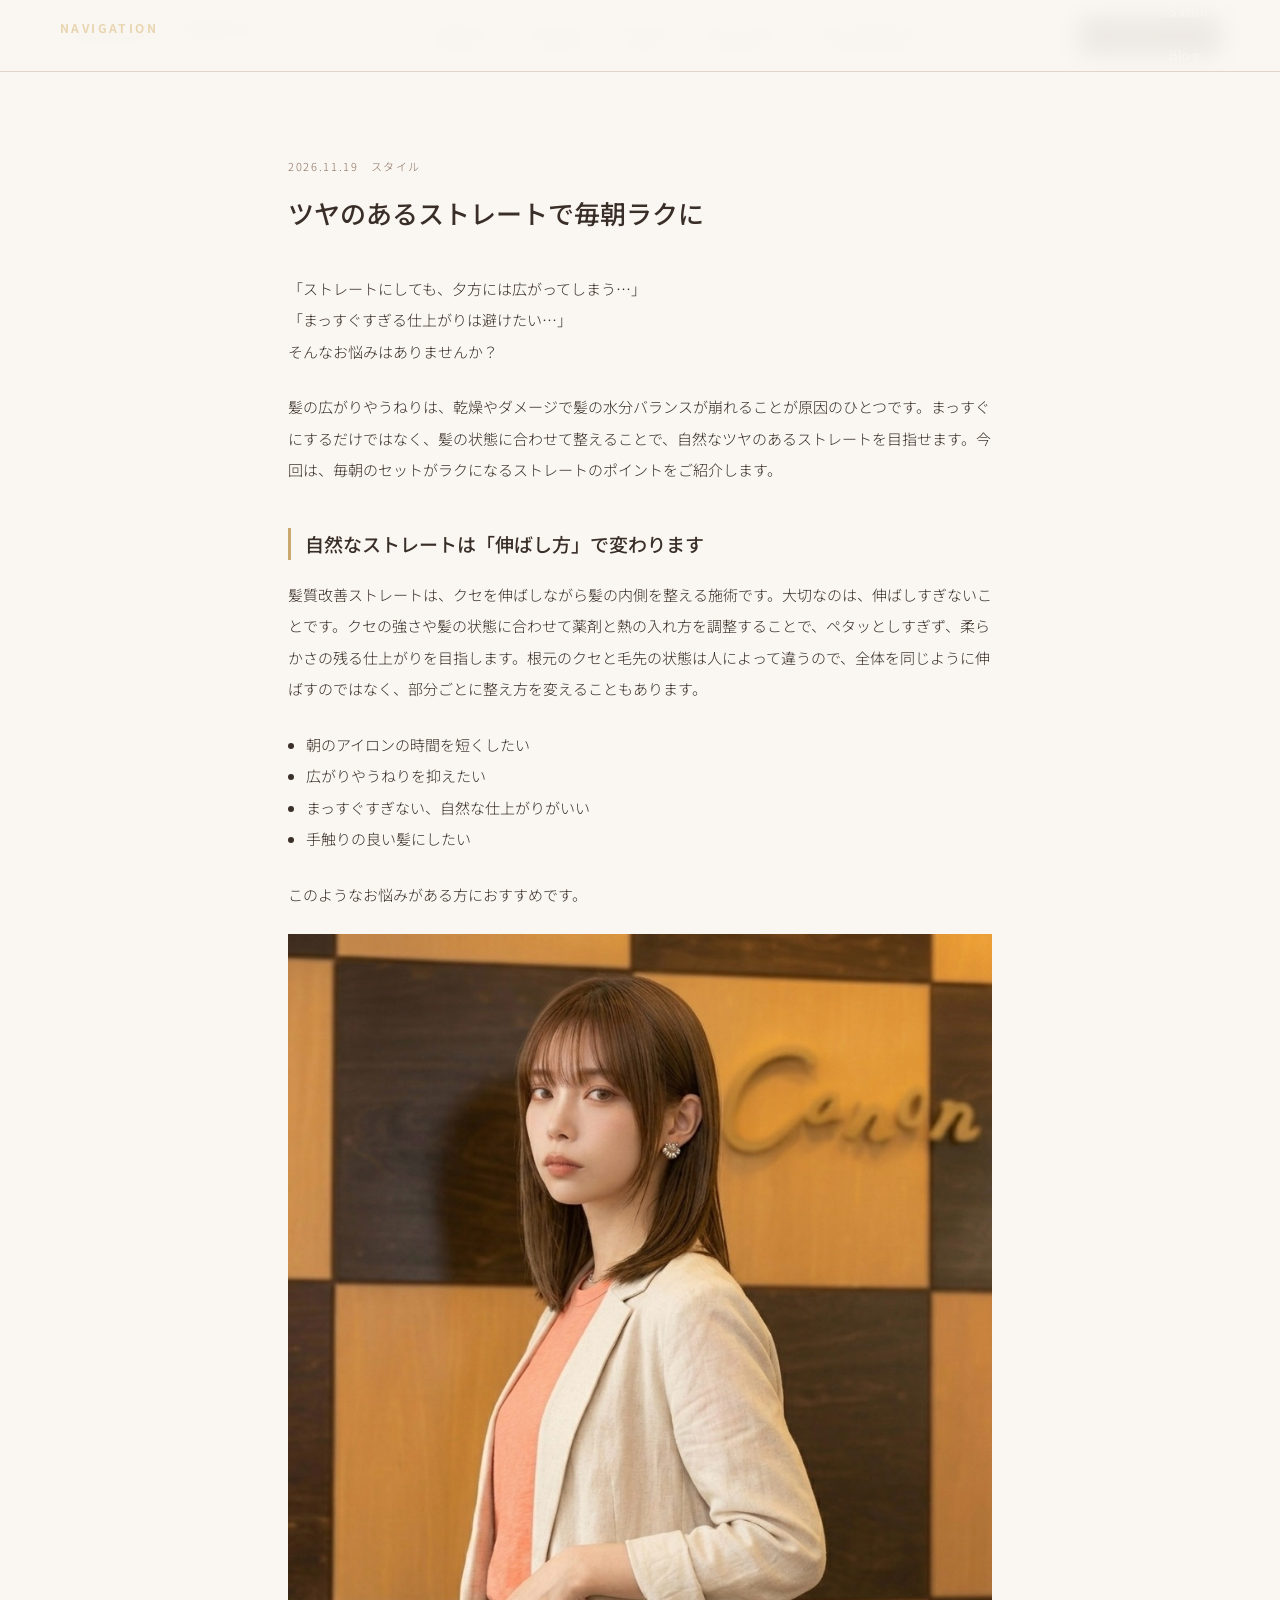
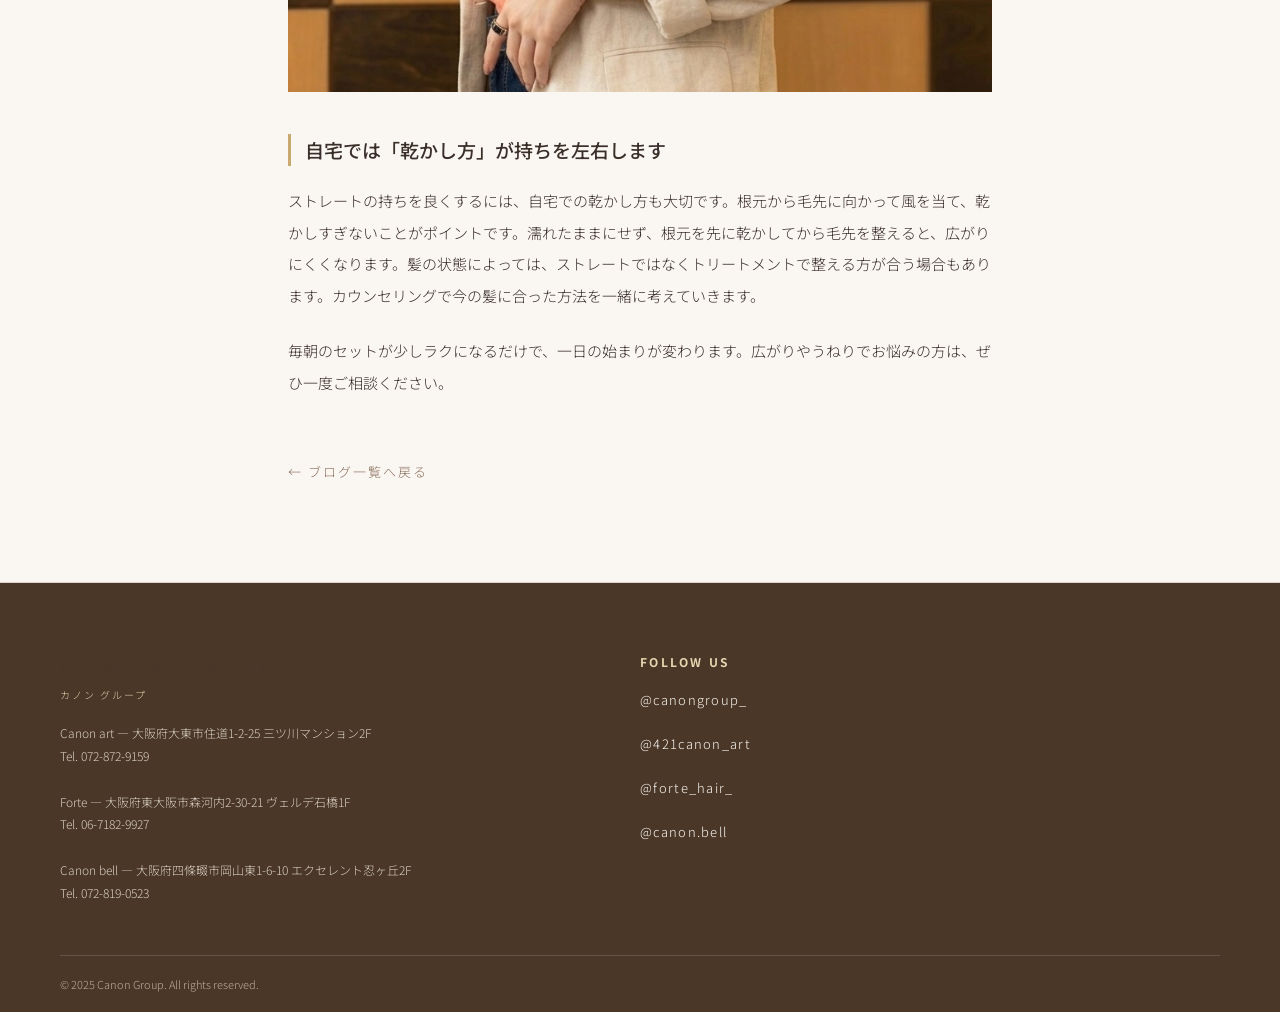
<file: blog/2026-11-19-straight.html>
<!DOCTYPE html>
<html lang="ja">
<head>
  <meta charset="UTF-8">
  <meta name="viewport" content="width=device-width, initial-scale=1.0">
  <title>ツヤのあるストレートで毎朝ラクに｜Canon Group Blog</title>
  <meta name="description" content="髪質改善ストレートのご紹介。広がりやうねりでお悩みの方へ、自然なツヤのあるストレートのポイントを解説します。">
  <link rel="preconnect" href="https://fonts.googleapis.com">
  <link href="https://fonts.googleapis.com/css2?family=Cormorant+Garamond:ital,wght@0,300;0,400;1,300&family=Noto+Sans+JP:wght@300;400;500&family=Zen+Old+Mincho:wght@400;700&display=swap" rel="stylesheet">
  <style>
    *, *::before, *::after { box-sizing: border-box; margin: 0; padding: 0; }
    :root {
      --cream: #faf7f2;
      --white: #ffffff;
      --beige: #f0ebe2;
      --brown: #8b6f5e;
      --dark-brown: #4a3728;
      --gold: #c9a96e;
      --light-gold: #e8d5b0;
      --gray: #999;
      --text: #3a2e28;
      --border: #e0d5c8;
    }
    html { scroll-behavior: smooth; }
    body { background: var(--cream); color: var(--text); font-family: 'Noto Sans JP', sans-serif; font-weight: 300; overflow-x: hidden; }

    /* NAV */
    nav {
      position: fixed; top: 0; left: 0; right: 0; z-index: 100;
      background: rgba(250,247,242,0.92); backdrop-filter: blur(12px);
      border-bottom: 1px solid var(--border);
      display: flex; align-items: center; justify-content: space-between;
      padding: 0 60px; height: 72px;
    }
    .logo-wrap { display: flex; flex-direction: column; line-height: 1; text-decoration: none; }
    .logo-en { font-family: 'Cormorant Garamond', serif; font-size: 20px; letter-spacing: 0.3em; color: var(--dark-brown); }
    .logo-ja { font-size: 9px; letter-spacing: 0.2em; color: var(--brown); margin-top: 3px; }
    .nav-links { display: flex; gap: 40px; list-style: none; align-items: center; }
    .nav-links a { color: var(--text); text-decoration: none; font-size: 14px; letter-spacing: 0.15em; text-transform: uppercase; transition: color 0.3s; position: relative; }
    .nav-links a::after { content: ''; position: absolute; bottom: -4px; left: 0; right: 0; height: 1px; background: var(--gold); transform: scaleX(0); transition: transform 0.3s; }
    .nav-links a:hover { color: var(--brown); }
    .nav-links a:hover::after { transform: scaleX(1); }
    .nav-reserve { background: var(--dark-brown); color: var(--cream) !important; padding: 10px 24px; font-size: 11px; letter-spacing: 0.2em; text-decoration: none; transition: background 0.3s; }
    .nav-reserve:hover { background: var(--brown); }
    .nav-reserve::after { display: none !important; }

    /* HERO */
    .hero { height: 100vh; position: relative; display: flex; align-items: center; justify-content: center; overflow: hidden; background: var(--beige); }
    .hero-bg-img { position: absolute; inset: 0; width: 100%; height: 100%; object-fit: cover; object-position: center 20%; opacity: 0.55; }
    .hero-bg { position: absolute; inset: 0; background: linear-gradient(to bottom, rgba(74,55,40,0.3) 0%, rgba(74,55,40,0.5) 100%); z-index: 1; }
    .hero-circle { position: absolute; border-radius: 50%; border: 1px solid rgba(201,169,110,0.3); z-index: 2; }
    .hero-circle-1 { width: 600px; height: 600px; top: 50%; left: 50%; transform: translate(-50%,-50%); animation: rotate 40s linear infinite; }
    .hero-circle-2 { width: 420px; height: 420px; top: 50%; left: 50%; transform: translate(-50%,-50%); border-color: rgba(201,169,110,0.15); animation: rotate 30s linear infinite reverse; }
    @keyframes rotate { to { transform: translate(-50%,-50%) rotate(360deg); } }
    .hero-content { position: relative; z-index: 3; text-align: center; }
    .hero-label { font-size: 11px; letter-spacing: 0.5em; color: var(--light-gold); text-transform: uppercase; margin-bottom: 32px; animation: fadeIn 1.5s ease forwards; opacity: 0; }
    .hero-title { font-family: 'Cormorant Garamond', serif; font-size: clamp(64px, 10vw, 120px); font-weight: 300; line-height: 1; letter-spacing: 0.05em; color: var(--cream); animation: fadeIn 1.5s 0.3s ease forwards; opacity: 0; }
    .hero-title em { font-style: italic; color: var(--light-gold); }
    .hero-subtitle { font-family: 'Zen Old Mincho', serif; font-size: 16px; color: var(--cream); margin-top: 28px; letter-spacing: 0.3em; animation: fadeIn 1.5s 0.6s ease forwards; opacity: 0; }
    .hero-tagline { font-size: 12px; color: var(--light-gold); margin-top: 12px; letter-spacing: 0.25em; animation: fadeIn 1.5s 0.75s ease forwards; opacity: 0; }
    .hero-line { width: 1px; height: 80px; background: linear-gradient(to bottom, var(--gold), transparent); margin: 48px auto 0; animation: fadeIn 1.5s 0.9s ease forwards; opacity: 0; }
    @keyframes fadeIn { to { opacity: 1; } }
    .scroll-hint { position: absolute; bottom: 40px; left: 50%; transform: translateX(-50%); display: flex; flex-direction: column; align-items: center; gap: 10px; font-size: 9px; letter-spacing: 0.4em; color: rgba(255,255,255,0.5); animation: fadeIn 2s 1.5s ease forwards; opacity: 0; }
    .scroll-bar { width: 1px; height: 48px; background: linear-gradient(to bottom, var(--gold), transparent); animation: scrollAnim 2s 2s ease-in-out infinite; }
    @keyframes scrollAnim { 0% { transform: scaleY(0); transform-origin: top; opacity:1; } 50% { transform: scaleY(1); transform-origin: top; opacity:1; } 100% { transform: scaleY(1); transform-origin: bottom; opacity:0; } }

    /* CONCEPT */
    .concept { padding: 140px 80px; max-width: 1100px; margin: 0 auto; display: grid; grid-template-columns: 1fr 1fr; gap: 100px; align-items: center; }
    .section-en { font-family: 'Cormorant Garamond', serif; font-size: clamp(40px, 5vw, 64px); font-weight: 300; color: var(--dark-brown); line-height: 1.1; }
    .section-label { font-size: 10px; letter-spacing: 0.4em; color: var(--gold); text-transform: uppercase; margin-bottom: 20px; }
    .ornament { display: flex; align-items: center; gap: 16px; margin: 32px 0; }
    .ornament-line { height: 1px; width: 48px; background: var(--gold); }
    .ornament-diamond { width: 6px; height: 6px; background: var(--gold); transform: rotate(45deg); }
    .concept-body { font-size: 18px; line-height: 2.8; color: var(--brown); font-family: 'Zen Old Mincho', serif; }

    /* SALON — y.be風横並び */
    .salons-section { background: var(--white); padding: 120px 0; }
    .section-header { text-align: center; margin-bottom: 80px; padding: 0 80px; }
    .section-header .section-en { display: block; }
    .section-header .section-label { display: block; margin-bottom: 16px; }

    .salon-list { display: flex; flex-direction: column; }

    .salon-row {
      display: grid;
      grid-template-columns: 1fr 1fr;
      border-top: 1px solid var(--border);
      min-height: 500px;
    }
    .salon-row:last-child { border-bottom: 1px solid var(--border); }
    .salon-row.reverse .salon-photo { order: 2; }
    .salon-row.reverse .salon-info  { order: 1; }

    .salon-photo { position: relative; overflow: hidden; background: var(--beige); }
    .salon-photo img { width: 100%; height: 100%; object-fit: cover; display: block; transition: transform 0.7s ease; }
    .salon-row:hover .salon-photo img { transform: scale(1.04); }

    .salon-info { padding: 64px 72px; display: flex; flex-direction: column; justify-content: center; background: var(--cream); }

    .salon-name-en { font-family: 'Cormorant Garamond', serif; font-size: 40px; font-weight: 300; color: var(--dark-brown); letter-spacing: 0.08em; margin-bottom: 4px; }
    .salon-name-ja { font-size: 11px; color: var(--brown); letter-spacing: 0.25em; margin-bottom: 36px; }

    .salon-info-row { display: flex; gap: 16px; font-size: 13px; line-height: 1.9; color: var(--text); margin-bottom: 10px; align-items: flex-start; }
    .salon-info-label { font-size: 9px; letter-spacing: 0.2em; color: var(--gold); text-transform: uppercase; min-width: 40px; padding-top: 3px; flex-shrink: 0; }
    .salon-divider { height: 1px; background: var(--border); margin: 24px 0; }
    .salon-map { width: 100%; height: 180px; border: none; display: block; filter: grayscale(15%); }
    .salon-map-wrap { display: block; margin-top: 24px; position: relative; text-decoration: none; overflow: hidden; }
    .salon-map-wrap::after { content: 'Google マップで開く →'; position: absolute; inset: 0; display: flex; align-items: center; justify-content: center; background: rgba(74,55,40,0); color: transparent; font-size: 12px; letter-spacing: 0.15em; transition: background 0.3s, color 0.3s; }
    .salon-map-wrap:hover::after { background: rgba(74,55,40,0.55); color: var(--cream); }
    .salon-map-wrap iframe { pointer-events: none; }

    /* ボタン */
    .salon-btns { display: flex; flex-direction: column; gap: 10px; margin-top: 28px; }
    .btn { display: flex; align-items: center; justify-content: center; gap: 8px; text-decoration: none; padding: 13px; font-size: 11px; letter-spacing: 0.2em; transition: opacity 0.3s, background 0.3s; }
    .btn-map { background: var(--beige); color: var(--dark-brown); border: 1px solid var(--border); }
    .btn-map:hover { background: var(--border); }
    .btn-hotpepper { background: var(--gold); color: var(--dark-brown); }
    .btn-hotpepper:hover { opacity: 0.8; }
    .btn-instagram { background: var(--dark-brown); color: var(--cream); }
    .btn-instagram:hover { background: var(--brown); }
    .btn-icon { width: 16px; height: 16px; flex-shrink: 0; }

    /* RECRUIT */
    .recruit-section { background: var(--dark-brown); padding: 120px 80px; text-align: center; position: relative; overflow: hidden; }
    .recruit-section::before { content: 'JOIN US'; position: absolute; top: 50%; left: 50%; transform: translate(-50%,-50%); font-family: 'Cormorant Garamond', serif; font-size: 200px; color: rgba(255,255,255,0.03); white-space: nowrap; letter-spacing: 0.1em; pointer-events: none; }
    .recruit-section .section-label { color: var(--light-gold); }
    .recruit-section .section-en { color: var(--cream); }
    .recruit-desc { font-size: 14px; color: rgba(250,247,242,0.6); line-height: 2.4; margin: 32px 0 48px; font-family: 'Zen Old Mincho', serif; }
    .recruit-sns { display: flex; justify-content: center; gap: 20px; flex-wrap: wrap; }
    .recruit-btn { display: inline-flex; align-items: center; gap: 10px; border: 1px solid var(--light-gold); color: var(--light-gold); text-decoration: none; padding: 16px 40px; font-size: 11px; letter-spacing: 0.25em; transition: background 0.3s, color 0.3s; }
    .recruit-btn:hover { background: var(--light-gold); color: var(--dark-brown); }

    /* FOOTER */
    footer { background: var(--cream); border-top: 1px solid var(--border); padding: 80px; }
    .footer-inner { max-width: 1100px; margin: 0 auto; display: grid; grid-template-columns: 2fr 1fr 1fr; gap: 80px; }
    .footer-logo-en { font-family: 'Cormorant Garamond', serif; font-size: 32px; letter-spacing: 0.2em; color: var(--dark-brown); margin-bottom: 8px; }
    .footer-logo-ja { font-size: 11px; color: var(--brown); letter-spacing: 0.2em; margin-bottom: 28px; }
    .footer-address { font-size: 12px; color: var(--brown); line-height: 2.2; }
    .footer-nav h4 { font-size: 10px; letter-spacing: 0.3em; color: var(--gold); text-transform: uppercase; margin-bottom: 20px; }
    .footer-nav ul { list-style: none; display: flex; flex-direction: column; gap: 10px; }
    .footer-nav a { color: var(--brown); text-decoration: none; font-size: 12px; letter-spacing: 0.1em; transition: color 0.3s; }
    .footer-nav a:hover { color: var(--dark-brown); }
    .footer-bottom { max-width: 1100px; margin: 60px auto 0; padding-top: 32px; border-top: 1px solid var(--border); display: flex; justify-content: space-between; font-size: 11px; color: var(--gray); }
    .footer-bottom a { color: var(--gray); text-decoration: none; }

    /* REVEAL */
    .reveal { opacity: 0; transform: translateY(32px); transition: opacity 0.9s ease, transform 0.9s ease; }
    .reveal.visible { opacity: 1; transform: none; }
    .reveal-delay-1 { transition-delay: 0.1s; }
    .reveal-delay-2 { transition-delay: 0.2s; }

    /* RESPONSIVE */
    @media (max-width: 960px) {
      nav { padding: 0 24px; }
      .nav-links, .nav-reserve { display: none; }
      .concept { grid-template-columns: 1fr; padding: 80px 28px; gap: 48px; }
      .salons-section { padding: 80px 0; }
      .section-header { padding: 0 28px; }
      .salon-row { grid-template-columns: 1fr; min-height: auto; }
      .salon-row.reverse .salon-photo { order: 0; }
      .salon-row.reverse .salon-info  { order: 0; }
      .salon-photo { height: 260px; }
      .salon-info { padding: 40px 28px; }
      .recruit-section { padding: 80px 28px; }
      .recruit-sns { flex-direction: column; align-items: center; }
      footer { padding: 60px 28px; }
      .footer-inner { grid-template-columns: 1fr; gap: 40px; }
      .footer-bottom { flex-direction: column; gap: 8px; }
    }
  
    /* BLOG */
    .blog-hero { padding: 160px 60px 60px; text-align: center; background: var(--beige); }
    .blog-hero h1 { font-family: 'Cormorant Garamond', serif; font-size: 42px; letter-spacing: 0.25em; color: var(--dark-brown); font-weight: 400; }
    .blog-hero p { margin-top: 14px; font-size: 13px; letter-spacing: 0.2em; color: var(--brown); }
    .blog-list { max-width: 1080px; margin: 0 auto; padding: 60px 28px 100px; display: grid; grid-template-columns: repeat(auto-fill, minmax(300px, 1fr)); gap: 36px; }
    .blog-card { background: var(--white); border: 1px solid var(--border); text-decoration: none; color: var(--text); display: block; transition: transform .3s, box-shadow .3s; }
    .blog-card:hover { transform: translateY(-4px); box-shadow: 0 12px 30px rgba(74,55,40,.12); }
    .blog-card img { width: 100%; height: 200px; object-fit: cover; display: block; }
    .blog-card-body { padding: 22px 24px 26px; }
    .blog-meta { font-size: 11px; letter-spacing: .15em; color: var(--brown); display: flex; gap: 12px; }
    .blog-shop { background: var(--beige); padding: 2px 8px; color: var(--dark-brown); }
    .blog-card h2 { font-size: 17px; font-weight: 500; line-height: 1.7; margin-top: 12px; }
    .blog-card p { font-size: 13px; line-height: 1.9; color: #6b5d52; margin-top: 8px; }
    .article { max-width: 760px; margin: 0 auto; padding: 150px 28px 100px; }
    .article h1 { font-size: 26px; font-weight: 500; line-height: 1.8; margin: 16px 0 8px; }
    .article .blog-meta { margin-top: 8px; }
    .article-body { margin-top: 36px; font-size: 15px; line-height: 2.1; }
    .article-body p { margin-bottom: 1.6em; }
    .article-body h2 { font-size: 19px; font-weight: 500; margin: 2.2em 0 1em; padding-left: 14px; border-left: 3px solid var(--gold); line-height: 1.7; }
    .article-body ul { margin: 0 0 1.6em 1.2em; }
    .article-body img { width: 100%; margin: 1em 0 2em; display: block; }
    .article-back { display: inline-block; margin-top: 40px; color: var(--brown); text-decoration: none; font-size: 13px; letter-spacing: .15em; }
    footer { background: var(--dark-brown); color: var(--cream); padding: 70px 60px 0; }
    .footer-inner { display: grid; grid-template-columns: 2fr 1fr 1fr; gap: 40px; max-width: 1200px; margin: 0 auto; }
    .footer-logo-en { font-family: 'Cormorant Garamond', serif; font-size: 22px; letter-spacing: .3em; }
    .footer-logo-ja { font-size: 10px; letter-spacing: .2em; color: var(--light-gold); margin: 4px 0 20px; }
    .footer-address { font-size: 12px; line-height: 1.9; color: #d8cfc2; }
    .footer-nav h4 { font-size: 12px; letter-spacing: .2em; margin-bottom: 16px; color: var(--light-gold); }
    .footer-nav ul { list-style: none; }
    .footer-nav li { margin-bottom: 10px; }
    .footer-nav a { color: var(--cream); text-decoration: none; font-size: 13px; }
    .footer-bottom { border-top: 1px solid rgba(255,255,255,.15); margin-top: 50px; padding: 20px 0; display: flex; justify-content: space-between; font-size: 11px; color: #bcae9d; max-width: 1200px; margin-left: auto; margin-right: auto; }
    .footer-bottom a { color: #bcae9d; text-decoration: none; }
    @media (max-width: 768px) { .blog-hero { padding: 130px 24px 44px; } .footer-inner { grid-template-columns: 1fr; } footer { padding: 60px 28px 0; } }
  </style>
</head>
<body>

  <nav>
    <a href="../index.html" class="logo-wrap">
      <span class="logo-en">CANON GROUP</span>
      <span class="logo-ja">カノン グループ</span>
    </a>
    <ul class="nav-links">
      <li><a href="../index.html#concept">About</a></li>
      <li><a href="../index.html#salons">Salon</a></li>
      <li><a href="../blog/index.html">Blog</a></li>
      <li><a href="../recruit.html">Recruit</a></li>
      <li><a href="https://www.instagram.com/canongroup_/" target="_blank">Instagram</a></li>
    </ul>
    <a href="../index.html#salons" class="nav-reserve">ご予約はこちら</a>
  </nav>

  <main class="article">
    <div class="blog-meta"><span>2026.11.19</span><span>スタイル</span></div>
    <h1>ツヤのあるストレートで毎朝ラクに</h1>
    <div class="article-body">
        <p>「ストレートにしても、夕方には広がってしまう…」<br>「まっすぐすぎる仕上がりは避けたい…」<br>そんなお悩みはありませんか？</p>
        <p>髪の広がりやうねりは、乾燥やダメージで髪の水分バランスが崩れることが原因のひとつです。まっすぐにするだけではなく、髪の状態に合わせて整えることで、自然なツヤのあるストレートを目指せます。今回は、毎朝のセットがラクになるストレートのポイントをご紹介します。</p>
        <h2>自然なストレートは「伸ばし方」で変わります</h2>
        <p>髪質改善ストレートは、クセを伸ばしながら髪の内側を整える施術です。大切なのは、伸ばしすぎないことです。クセの強さや髪の状態に合わせて薬剤と熱の入れ方を調整することで、ペタッとしすぎず、柔らかさの残る仕上がりを目指します。根元のクセと毛先の状態は人によって違うので、全体を同じように伸ばすのではなく、部分ごとに整え方を変えることもあります。</p>
        <ul>
          <li>朝のアイロンの時間を短くしたい</li>
          <li>広がりやうねりを抑えたい</li>
          <li>まっすぐすぎない、自然な仕上がりがいい</li>
          <li>手触りの良い髪にしたい</li>
        </ul>
        <p>このようなお悩みがある方におすすめです。</p>
        <img src="../images/blog/2026-11-19-straight.jpg" alt="ツヤのあるミディアムストレート">
        <h2>自宅では「乾かし方」が持ちを左右します</h2>
        <p>ストレートの持ちを良くするには、自宅での乾かし方も大切です。根元から毛先に向かって風を当て、乾かしすぎないことがポイントです。濡れたままにせず、根元を先に乾かしてから毛先を整えると、広がりにくくなります。髪の状態によっては、ストレートではなくトリートメントで整える方が合う場合もあります。カウンセリングで今の髪に合った方法を一緒に考えていきます。</p>
        <p>毎朝のセットが少しラクになるだけで、一日の始まりが変わります。広がりやうねりでお悩みの方は、ぜひ一度ご相談ください。</p>
    </div>
    <a class="article-back" href="index.html">← ブログ一覧へ戻る</a>
  </main>

  <footer>
    <div class="footer-inner">
      <div>
        <div class="footer-logo-en">CANON GROUP</div>
        <div class="footer-logo-ja">カノン グループ</div>
        <div class="footer-address">
          Canon art — 大阪府大東市住道1-2-25 三ツ川マンション2F<br>Tel. 072-872-9159<br><br>
          Forte — 大阪府東大阪市森河内2-30-21 ヴェルデ石橋1F<br>Tel. 06-7182-9927<br><br>
          Canon bell — 大阪府四條畷市岡山東1-6-10 エクセレント忍ヶ丘2F<br>Tel. 072-819-0523
        </div>
      </div>
      <nav class="footer-nav">
        <h4>Navigation</h4>
        <ul>
          <li><a href="../index.html#concept">About</a></li>
          <li><a href="../index.html#salons">Salon</a></li>
          <li><a href="index.html">Blog</a></li>
          <li><a href="../recruit.html">Recruit</a></li>
        </ul>
      </nav>
      <div class="footer-nav">
        <h4>Follow Us</h4>
        <ul>
          <li><a href="https://www.instagram.com/canongroup_/" target="_blank">@canongroup_</a></li>
          <li><a href="https://www.instagram.com/421canon_art/" target="_blank">@421canon_art</a></li>
          <li><a href="https://www.instagram.com/forte_hair_/" target="_blank">@forte_hair_</a></li>
          <li><a href="https://www.instagram.com/canon.bell/" target="_blank">@canon.bell</a></li>
        </ul>
      </div>
    </div>
    <div class="footer-bottom">
      <span>© 2025 Canon Group. All rights reserved.</span>
    </div>
  </footer>
</body>
</html>
</file>
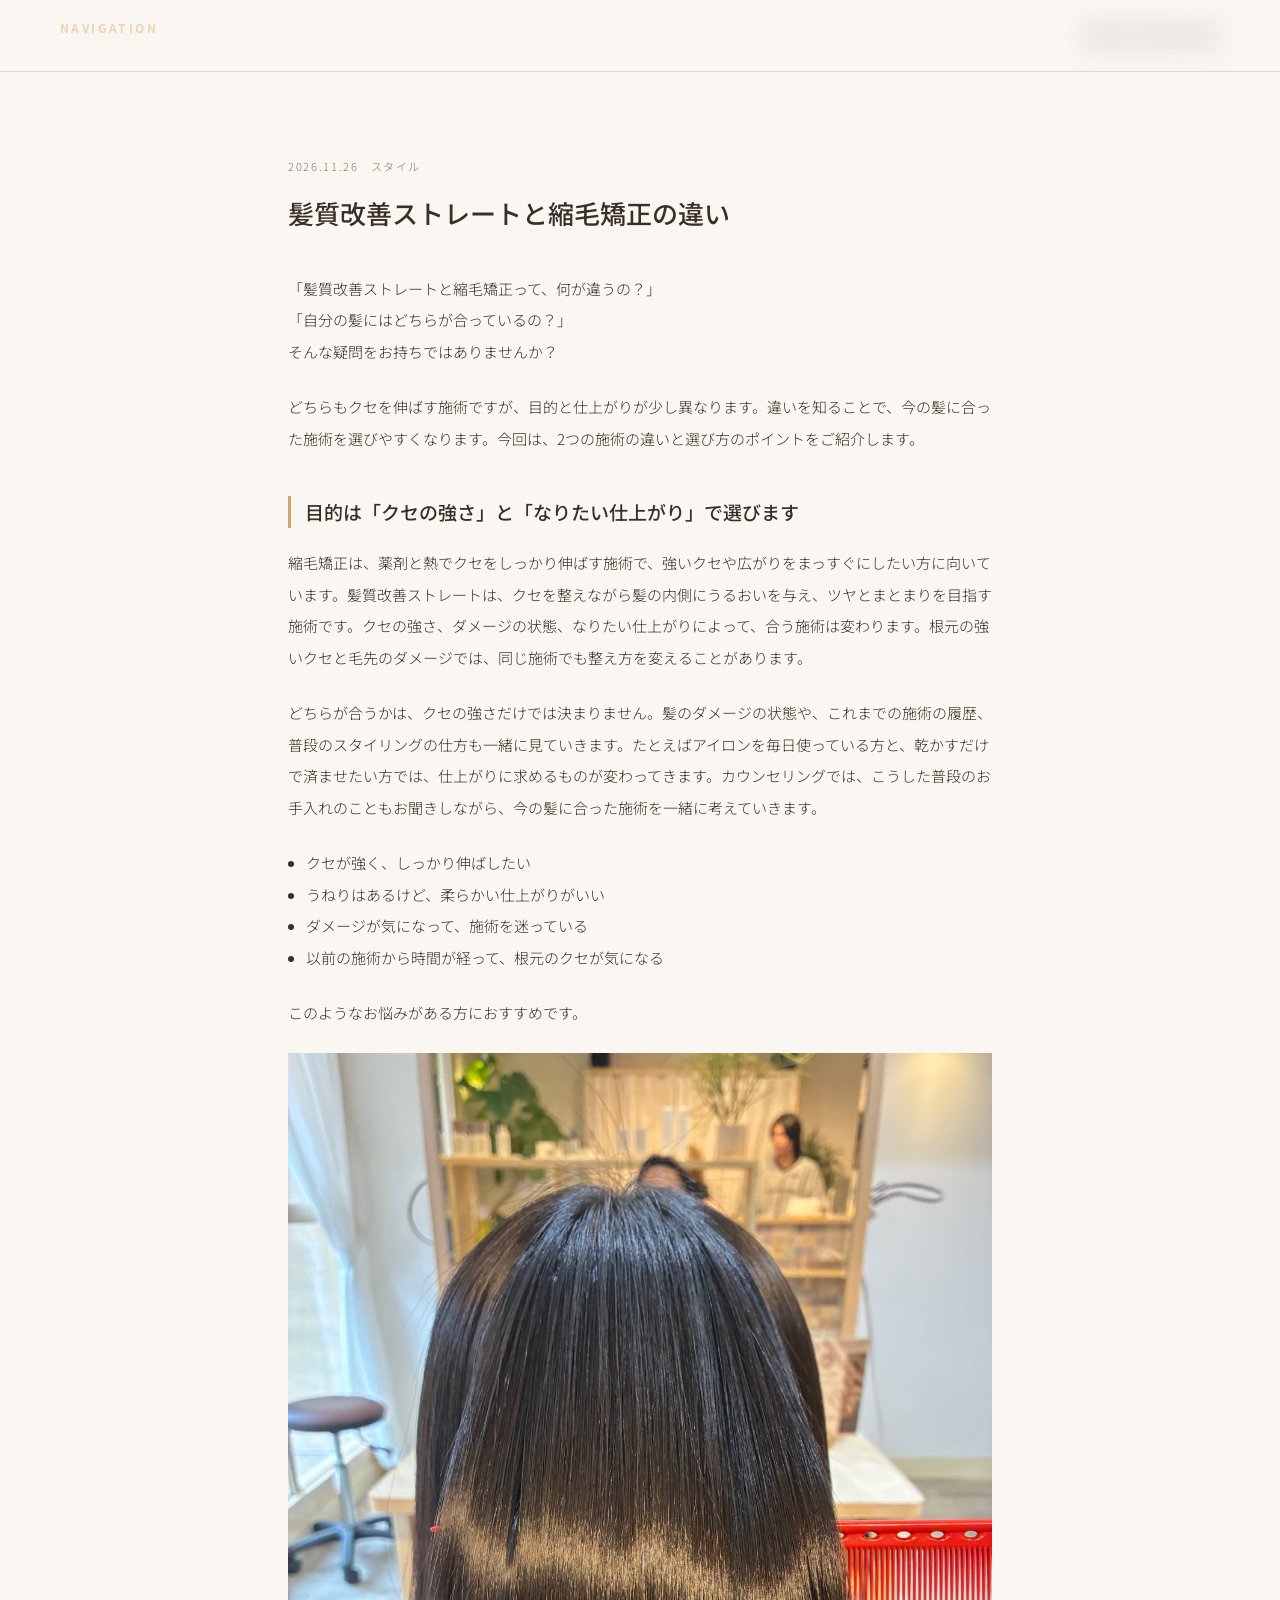
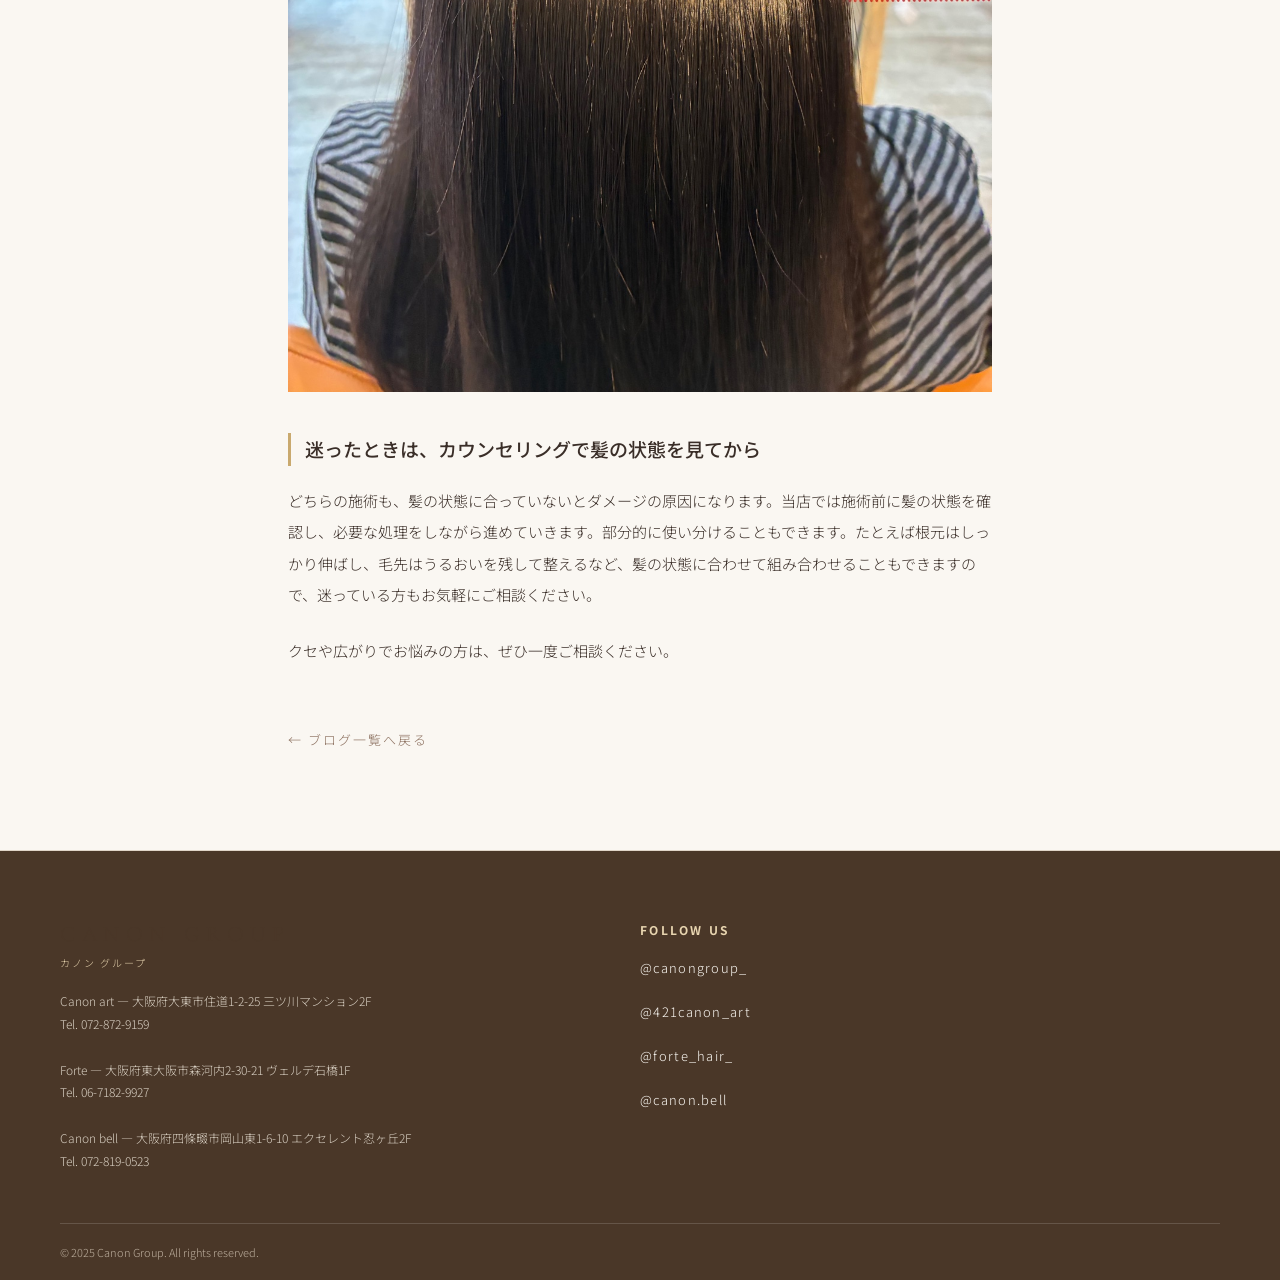
<file: blog/2026-11-26-straight-vs-perm.html>
<!DOCTYPE html>
<html lang="ja">
<head>
  <meta charset="UTF-8">
  <meta name="viewport" content="width=device-width, initial-scale=1.0">
  <title>髪質改善ストレートと縮毛矯正の違い｜Canon Group Blog</title>
  <meta name="description" content="髪質改善ストレートと縮毛矯正の違いをご紹介。クセの強さやなりたい仕上がりに合わせた、施術の選び方のポイントを解説します。">
  <link rel="preconnect" href="https://fonts.googleapis.com">
  <link href="https://fonts.googleapis.com/css2?family=Cormorant+Garamond:ital,wght@0,300;0,400;1,300&family=Noto+Sans+JP:wght@300;400;500&family=Zen+Old+Mincho:wght@400;700&display=swap" rel="stylesheet">
  <style>
    *, *::before, *::after { box-sizing: border-box; margin: 0; padding: 0; }
    :root {
      --cream: #faf7f2;
      --white: #ffffff;
      --beige: #f0ebe2;
      --brown: #8b6f5e;
      --dark-brown: #4a3728;
      --gold: #c9a96e;
      --light-gold: #e8d5b0;
      --gray: #999;
      --text: #3a2e28;
      --border: #e0d5c8;
    }
    html { scroll-behavior: smooth; }
    body { background: var(--cream); color: var(--text); font-family: 'Noto Sans JP', sans-serif; font-weight: 300; overflow-x: hidden; }

    /* NAV */
    nav {
      position: fixed; top: 0; left: 0; right: 0; z-index: 100;
      background: rgba(250,247,242,0.92); backdrop-filter: blur(12px);
      border-bottom: 1px solid var(--border);
      display: flex; align-items: center; justify-content: space-between;
      padding: 0 60px; height: 72px;
    }
    .logo-wrap { display: flex; flex-direction: column; line-height: 1; text-decoration: none; }
    .logo-en { font-family: 'Cormorant Garamond', serif; font-size: 20px; letter-spacing: 0.3em; color: var(--dark-brown); }
    .logo-ja { font-size: 9px; letter-spacing: 0.2em; color: var(--brown); margin-top: 3px; }
    .nav-links { display: flex; gap: 40px; list-style: none; align-items: center; }
    .nav-links a { color: var(--text); text-decoration: none; font-size: 14px; letter-spacing: 0.15em; text-transform: uppercase; transition: color 0.3s; position: relative; }
    .nav-links a::after { content: ''; position: absolute; bottom: -4px; left: 0; right: 0; height: 1px; background: var(--gold); transform: scaleX(0); transition: transform 0.3s; }
    .nav-links a:hover { color: var(--brown); }
    .nav-links a:hover::after { transform: scaleX(1); }
    .nav-reserve { background: var(--dark-brown); color: var(--cream) !important; padding: 10px 24px; font-size: 11px; letter-spacing: 0.2em; text-decoration: none; transition: background 0.3s; }
    .nav-reserve:hover { background: var(--brown); }
    .nav-reserve::after { display: none !important; }

    /* HERO */
    .hero { height: 100vh; position: relative; display: flex; align-items: center; justify-content: center; overflow: hidden; background: var(--beige); }
    .hero-bg-img { position: absolute; inset: 0; width: 100%; height: 100%; object-fit: cover; object-position: center 20%; opacity: 0.55; }
    .hero-bg { position: absolute; inset: 0; background: linear-gradient(to bottom, rgba(74,55,40,0.3) 0%, rgba(74,55,40,0.5) 100%); z-index: 1; }
    .hero-circle { position: absolute; border-radius: 50%; border: 1px solid rgba(201,169,110,0.3); z-index: 2; }
    .hero-circle-1 { width: 600px; height: 600px; top: 50%; left: 50%; transform: translate(-50%,-50%); animation: rotate 40s linear infinite; }
    .hero-circle-2 { width: 420px; height: 420px; top: 50%; left: 50%; transform: translate(-50%,-50%); border-color: rgba(201,169,110,0.15); animation: rotate 30s linear infinite reverse; }
    @keyframes rotate { to { transform: translate(-50%,-50%) rotate(360deg); } }
    .hero-content { position: relative; z-index: 3; text-align: center; }
    .hero-label { font-size: 11px; letter-spacing: 0.5em; color: var(--light-gold); text-transform: uppercase; margin-bottom: 32px; animation: fadeIn 1.5s ease forwards; opacity: 0; }
    .hero-title { font-family: 'Cormorant Garamond', serif; font-size: clamp(64px, 10vw, 120px); font-weight: 300; line-height: 1; letter-spacing: 0.05em; color: var(--cream); animation: fadeIn 1.5s 0.3s ease forwards; opacity: 0; }
    .hero-title em { font-style: italic; color: var(--light-gold); }
    .hero-subtitle { font-family: 'Zen Old Mincho', serif; font-size: 16px; color: var(--cream); margin-top: 28px; letter-spacing: 0.3em; animation: fadeIn 1.5s 0.6s ease forwards; opacity: 0; }
    .hero-tagline { font-size: 12px; color: var(--light-gold); margin-top: 12px; letter-spacing: 0.25em; animation: fadeIn 1.5s 0.75s ease forwards; opacity: 0; }
    .hero-line { width: 1px; height: 80px; background: linear-gradient(to bottom, var(--gold), transparent); margin: 48px auto 0; animation: fadeIn 1.5s 0.9s ease forwards; opacity: 0; }
    @keyframes fadeIn { to { opacity: 1; } }
    .scroll-hint { position: absolute; bottom: 40px; left: 50%; transform: translateX(-50%); display: flex; flex-direction: column; align-items: center; gap: 10px; font-size: 9px; letter-spacing: 0.4em; color: rgba(255,255,255,0.5); animation: fadeIn 2s 1.5s ease forwards; opacity: 0; }
    .scroll-bar { width: 1px; height: 48px; background: linear-gradient(to bottom, var(--gold), transparent); animation: scrollAnim 2s 2s ease-in-out infinite; }
    @keyframes scrollAnim { 0% { transform: scaleY(0); transform-origin: top; opacity:1; } 50% { transform: scaleY(1); transform-origin: top; opacity:1; } 100% { transform: scaleY(1); transform-origin: bottom; opacity:0; } }

    /* CONCEPT */
    .concept { padding: 140px 80px; max-width: 1100px; margin: 0 auto; display: grid; grid-template-columns: 1fr 1fr; gap: 100px; align-items: center; }
    .section-en { font-family: 'Cormorant Garamond', serif; font-size: clamp(40px, 5vw, 64px); font-weight: 300; color: var(--dark-brown); line-height: 1.1; }
    .section-label { font-size: 10px; letter-spacing: 0.4em; color: var(--gold); text-transform: uppercase; margin-bottom: 20px; }
    .ornament { display: flex; align-items: center; gap: 16px; margin: 32px 0; }
    .ornament-line { height: 1px; width: 48px; background: var(--gold); }
    .ornament-diamond { width: 6px; height: 6px; background: var(--gold); transform: rotate(45deg); }
    .concept-body { font-size: 18px; line-height: 2.8; color: var(--brown); font-family: 'Zen Old Mincho', serif; }

    /* SALON — y.be風横並び */
    .salons-section { background: var(--white); padding: 120px 0; }
    .section-header { text-align: center; margin-bottom: 80px; padding: 0 80px; }
    .section-header .section-en { display: block; }
    .section-header .section-label { display: block; margin-bottom: 16px; }

    .salon-list { display: flex; flex-direction: column; }

    .salon-row {
      display: grid;
      grid-template-columns: 1fr 1fr;
      border-top: 1px solid var(--border);
      min-height: 500px;
    }
    .salon-row:last-child { border-bottom: 1px solid var(--border); }
    .salon-row.reverse .salon-photo { order: 2; }
    .salon-row.reverse .salon-info  { order: 1; }

    .salon-photo { position: relative; overflow: hidden; background: var(--beige); }
    .salon-photo img { width: 100%; height: 100%; object-fit: cover; display: block; transition: transform 0.7s ease; }
    .salon-row:hover .salon-photo img { transform: scale(1.04); }

    .salon-info { padding: 64px 72px; display: flex; flex-direction: column; justify-content: center; background: var(--cream); }

    .salon-name-en { font-family: 'Cormorant Garamond', serif; font-size: 40px; font-weight: 300; color: var(--dark-brown); letter-spacing: 0.08em; margin-bottom: 4px; }
    .salon-name-ja { font-size: 11px; color: var(--brown); letter-spacing: 0.25em; margin-bottom: 36px; }

    .salon-info-row { display: flex; gap: 16px; font-size: 13px; line-height: 1.9; color: var(--text); margin-bottom: 10px; align-items: flex-start; }
    .salon-info-label { font-size: 9px; letter-spacing: 0.2em; color: var(--gold); text-transform: uppercase; min-width: 40px; padding-top: 3px; flex-shrink: 0; }
    .salon-divider { height: 1px; background: var(--border); margin: 24px 0; }
    .salon-map { width: 100%; height: 180px; border: none; display: block; filter: grayscale(15%); }
    .salon-map-wrap { display: block; margin-top: 24px; position: relative; text-decoration: none; overflow: hidden; }
    .salon-map-wrap::after { content: 'Google マップで開く →'; position: absolute; inset: 0; display: flex; align-items: center; justify-content: center; background: rgba(74,55,40,0); color: transparent; font-size: 12px; letter-spacing: 0.15em; transition: background 0.3s, color 0.3s; }
    .salon-map-wrap:hover::after { background: rgba(74,55,40,0.55); color: var(--cream); }
    .salon-map-wrap iframe { pointer-events: none; }

    /* ボタン */
    .salon-btns { display: flex; flex-direction: column; gap: 10px; margin-top: 28px; }
    .btn { display: flex; align-items: center; justify-content: center; gap: 8px; text-decoration: none; padding: 13px; font-size: 11px; letter-spacing: 0.2em; transition: opacity 0.3s, background 0.3s; }
    .btn-map { background: var(--beige); color: var(--dark-brown); border: 1px solid var(--border); }
    .btn-map:hover { background: var(--border); }
    .btn-hotpepper { background: var(--gold); color: var(--dark-brown); }
    .btn-hotpepper:hover { opacity: 0.8; }
    .btn-instagram { background: var(--dark-brown); color: var(--cream); }
    .btn-instagram:hover { background: var(--brown); }
    .btn-icon { width: 16px; height: 16px; flex-shrink: 0; }

    /* RECRUIT */
    .recruit-section { background: var(--dark-brown); padding: 120px 80px; text-align: center; position: relative; overflow: hidden; }
    .recruit-section::before { content: 'JOIN US'; position: absolute; top: 50%; left: 50%; transform: translate(-50%,-50%); font-family: 'Cormorant Garamond', serif; font-size: 200px; color: rgba(255,255,255,0.03); white-space: nowrap; letter-spacing: 0.1em; pointer-events: none; }
    .recruit-section .section-label { color: var(--light-gold); }
    .recruit-section .section-en { color: var(--cream); }
    .recruit-desc { font-size: 14px; color: rgba(250,247,242,0.6); line-height: 2.4; margin: 32px 0 48px; font-family: 'Zen Old Mincho', serif; }
    .recruit-sns { display: flex; justify-content: center; gap: 20px; flex-wrap: wrap; }
    .recruit-btn { display: inline-flex; align-items: center; gap: 10px; border: 1px solid var(--light-gold); color: var(--light-gold); text-decoration: none; padding: 16px 40px; font-size: 11px; letter-spacing: 0.25em; transition: background 0.3s, color 0.3s; }
    .recruit-btn:hover { background: var(--light-gold); color: var(--dark-brown); }

    /* FOOTER */
    footer { background: var(--cream); border-top: 1px solid var(--border); padding: 80px; }
    .footer-inner { max-width: 1100px; margin: 0 auto; display: grid; grid-template-columns: 2fr 1fr 1fr; gap: 80px; }
    .footer-logo-en { font-family: 'Cormorant Garamond', serif; font-size: 32px; letter-spacing: 0.2em; color: var(--dark-brown); margin-bottom: 8px; }
    .footer-logo-ja { font-size: 11px; color: var(--brown); letter-spacing: 0.2em; margin-bottom: 28px; }
    .footer-address { font-size: 12px; color: var(--brown); line-height: 2.2; }
    .footer-nav h4 { font-size: 10px; letter-spacing: 0.3em; color: var(--gold); text-transform: uppercase; margin-bottom: 20px; }
    .footer-nav ul { list-style: none; display: flex; flex-direction: column; gap: 10px; }
    .footer-nav a { color: var(--brown); text-decoration: none; font-size: 12px; letter-spacing: 0.1em; transition: color 0.3s; }
    .footer-nav a:hover { color: var(--dark-brown); }
    .footer-bottom { max-width: 1100px; margin: 60px auto 0; padding-top: 32px; border-top: 1px solid var(--border); display: flex; justify-content: space-between; font-size: 11px; color: var(--gray); }
    .footer-bottom a { color: var(--gray); text-decoration: none; }

    /* REVEAL */
    .reveal { opacity: 0; transform: translateY(32px); transition: opacity 0.9s ease, transform 0.9s ease; }
    .reveal.visible { opacity: 1; transform: none; }
    .reveal-delay-1 { transition-delay: 0.1s; }
    .reveal-delay-2 { transition-delay: 0.2s; }

    /* RESPONSIVE */
    @media (max-width: 960px) {
      nav { padding: 0 24px; }
      .nav-links, .nav-reserve { display: none; }
      .concept { grid-template-columns: 1fr; padding: 80px 28px; gap: 48px; }
      .salons-section { padding: 80px 0; }
      .section-header { padding: 0 28px; }
      .salon-row { grid-template-columns: 1fr; min-height: auto; }
      .salon-row.reverse .salon-photo { order: 0; }
      .salon-row.reverse .salon-info  { order: 0; }
      .salon-photo { height: 260px; }
      .salon-info { padding: 40px 28px; }
      .recruit-section { padding: 80px 28px; }
      .recruit-sns { flex-direction: column; align-items: center; }
      footer { padding: 60px 28px; }
      .footer-inner { grid-template-columns: 1fr; gap: 40px; }
      .footer-bottom { flex-direction: column; gap: 8px; }
    }
  
    /* BLOG */
    .blog-hero { padding: 160px 60px 60px; text-align: center; background: var(--beige); }
    .blog-hero h1 { font-family: 'Cormorant Garamond', serif; font-size: 42px; letter-spacing: 0.25em; color: var(--dark-brown); font-weight: 400; }
    .blog-hero p { margin-top: 14px; font-size: 13px; letter-spacing: 0.2em; color: var(--brown); }
    .blog-list { max-width: 1080px; margin: 0 auto; padding: 60px 28px 100px; display: grid; grid-template-columns: repeat(auto-fill, minmax(300px, 1fr)); gap: 36px; }
    .blog-card { background: var(--white); border: 1px solid var(--border); text-decoration: none; color: var(--text); display: block; transition: transform .3s, box-shadow .3s; }
    .blog-card:hover { transform: translateY(-4px); box-shadow: 0 12px 30px rgba(74,55,40,.12); }
    .blog-card img { width: 100%; height: 200px; object-fit: cover; display: block; }
    .blog-card-body { padding: 22px 24px 26px; }
    .blog-meta { font-size: 11px; letter-spacing: .15em; color: var(--brown); display: flex; gap: 12px; }
    .blog-shop { background: var(--beige); padding: 2px 8px; color: var(--dark-brown); }
    .blog-card h2 { font-size: 17px; font-weight: 500; line-height: 1.7; margin-top: 12px; }
    .blog-card p { font-size: 13px; line-height: 1.9; color: #6b5d52; margin-top: 8px; }
    .article { max-width: 760px; margin: 0 auto; padding: 150px 28px 100px; }
    .article h1 { font-size: 26px; font-weight: 500; line-height: 1.8; margin: 16px 0 8px; }
    .article .blog-meta { margin-top: 8px; }
    .article-body { margin-top: 36px; font-size: 15px; line-height: 2.1; }
    .article-body p { margin-bottom: 1.6em; }
    .article-body h2 { font-size: 19px; font-weight: 500; margin: 2.2em 0 1em; padding-left: 14px; border-left: 3px solid var(--gold); line-height: 1.7; }
    .article-body ul { margin: 0 0 1.6em 1.2em; }
    .article-body img { width: 100%; margin: 1em 0 2em; display: block; }
    .article-back { display: inline-block; margin-top: 40px; color: var(--brown); text-decoration: none; font-size: 13px; letter-spacing: .15em; }
    footer { background: var(--dark-brown); color: var(--cream); padding: 70px 60px 0; }
    .footer-inner { display: grid; grid-template-columns: 2fr 1fr 1fr; gap: 40px; max-width: 1200px; margin: 0 auto; }
    .footer-logo-en { font-family: 'Cormorant Garamond', serif; font-size: 22px; letter-spacing: .3em; }
    .footer-logo-ja { font-size: 10px; letter-spacing: .2em; color: var(--light-gold); margin: 4px 0 20px; }
    .footer-address { font-size: 12px; line-height: 1.9; color: #d8cfc2; }
    .footer-nav h4 { font-size: 12px; letter-spacing: .2em; margin-bottom: 16px; color: var(--light-gold); }
    .footer-nav ul { list-style: none; }
    .footer-nav li { margin-bottom: 10px; }
    .footer-nav a { color: var(--cream); text-decoration: none; font-size: 13px; }
    .footer-bottom { border-top: 1px solid rgba(255,255,255,.15); margin-top: 50px; padding: 20px 0; display: flex; justify-content: space-between; font-size: 11px; color: #bcae9d; max-width: 1200px; margin-left: auto; margin-right: auto; }
    .footer-bottom a { color: #bcae9d; text-decoration: none; }
    @media (max-width: 768px) { .blog-hero { padding: 130px 24px 44px; } .footer-inner { grid-template-columns: 1fr; } footer { padding: 60px 28px 0; } }
  </style>
</head>
<body>

  <nav>
    <a href="../index.html" class="logo-wrap">
      <span class="logo-en">CANON GROUP</span>
      <span class="logo-ja">カノン グループ</span>
    </a>
    <ul class="nav-links">
      <li><a href="../index.html#concept">About</a></li>
      <li><a href="../index.html#salons">Salon</a></li>
      <li><a href="../blog/index.html">Blog</a></li>
      <li><a href="../recruit.html">Recruit</a></li>
      <li><a href="https://www.instagram.com/canongroup_/" target="_blank">Instagram</a></li>
    </ul>
    <a href="../index.html#salons" class="nav-reserve">ご予約はこちら</a>
  </nav>

  <main class="article">
    <div class="blog-meta"><span>2026.11.26</span><span>スタイル</span></div>
    <h1>髪質改善ストレートと縮毛矯正の違い</h1>
    <div class="article-body">
        <p>「髪質改善ストレートと縮毛矯正って、何が違うの？」<br>「自分の髪にはどちらが合っているの？」<br>そんな疑問をお持ちではありませんか？</p>
        <p>どちらもクセを伸ばす施術ですが、目的と仕上がりが少し異なります。違いを知ることで、今の髪に合った施術を選びやすくなります。今回は、2つの施術の違いと選び方のポイントをご紹介します。</p>
        <h2>目的は「クセの強さ」と「なりたい仕上がり」で選びます</h2>
        <p>縮毛矯正は、薬剤と熱でクセをしっかり伸ばす施術で、強いクセや広がりをまっすぐにしたい方に向いています。髪質改善ストレートは、クセを整えながら髪の内側にうるおいを与え、ツヤとまとまりを目指す施術です。クセの強さ、ダメージの状態、なりたい仕上がりによって、合う施術は変わります。根元の強いクセと毛先のダメージでは、同じ施術でも整え方を変えることがあります。</p>
        <p>どちらが合うかは、クセの強さだけでは決まりません。髪のダメージの状態や、これまでの施術の履歴、普段のスタイリングの仕方も一緒に見ていきます。たとえばアイロンを毎日使っている方と、乾かすだけで済ませたい方では、仕上がりに求めるものが変わってきます。カウンセリングでは、こうした普段のお手入れのこともお聞きしながら、今の髪に合った施術を一緒に考えていきます。</p>
        <ul>
          <li>クセが強く、しっかり伸ばしたい</li>
          <li>うねりはあるけど、柔らかい仕上がりがいい</li>
          <li>ダメージが気になって、施術を迷っている</li>
          <li>以前の施術から時間が経って、根元のクセが気になる</li>
        </ul>
        <p>このようなお悩みがある方におすすめです。</p>
        <img src="../images/blog/2026-11-26-straight-vs-perm.jpg" alt="後ろ姿のロングストレート">
        <h2>迷ったときは、カウンセリングで髪の状態を見てから</h2>
        <p>どちらの施術も、髪の状態に合っていないとダメージの原因になります。当店では施術前に髪の状態を確認し、必要な処理をしながら進めていきます。部分的に使い分けることもできます。たとえば根元はしっかり伸ばし、毛先はうるおいを残して整えるなど、髪の状態に合わせて組み合わせることもできますので、迷っている方もお気軽にご相談ください。</p>
        <p>クセや広がりでお悩みの方は、ぜひ一度ご相談ください。</p>
    </div>
    <a class="article-back" href="index.html">← ブログ一覧へ戻る</a>
  </main>

  <footer>
    <div class="footer-inner">
      <div>
        <div class="footer-logo-en">CANON GROUP</div>
        <div class="footer-logo-ja">カノン グループ</div>
        <div class="footer-address">
          Canon art — 大阪府大東市住道1-2-25 三ツ川マンション2F<br>Tel. 072-872-9159<br><br>
          Forte — 大阪府東大阪市森河内2-30-21 ヴェルデ石橋1F<br>Tel. 06-7182-9927<br><br>
          Canon bell — 大阪府四條畷市岡山東1-6-10 エクセレント忍ヶ丘2F<br>Tel. 072-819-0523
        </div>
      </div>
      <nav class="footer-nav">
        <h4>Navigation</h4>
        <ul>
          <li><a href="../index.html#concept">About</a></li>
          <li><a href="../index.html#salons">Salon</a></li>
          <li><a href="index.html">Blog</a></li>
          <li><a href="../recruit.html">Recruit</a></li>
        </ul>
      </nav>
      <div class="footer-nav">
        <h4>Follow Us</h4>
        <ul>
          <li><a href="https://www.instagram.com/canongroup_/" target="_blank">@canongroup_</a></li>
          <li><a href="https://www.instagram.com/421canon_art/" target="_blank">@421canon_art</a></li>
          <li><a href="https://www.instagram.com/forte_hair_/" target="_blank">@forte_hair_</a></li>
          <li><a href="https://www.instagram.com/canon.bell/" target="_blank">@canon.bell</a></li>
        </ul>
      </div>
    </div>
    <div class="footer-bottom">
      <span>© 2025 Canon Group. All rights reserved.</span>
    </div>
  </footer>
</body>
</html>
</file>
